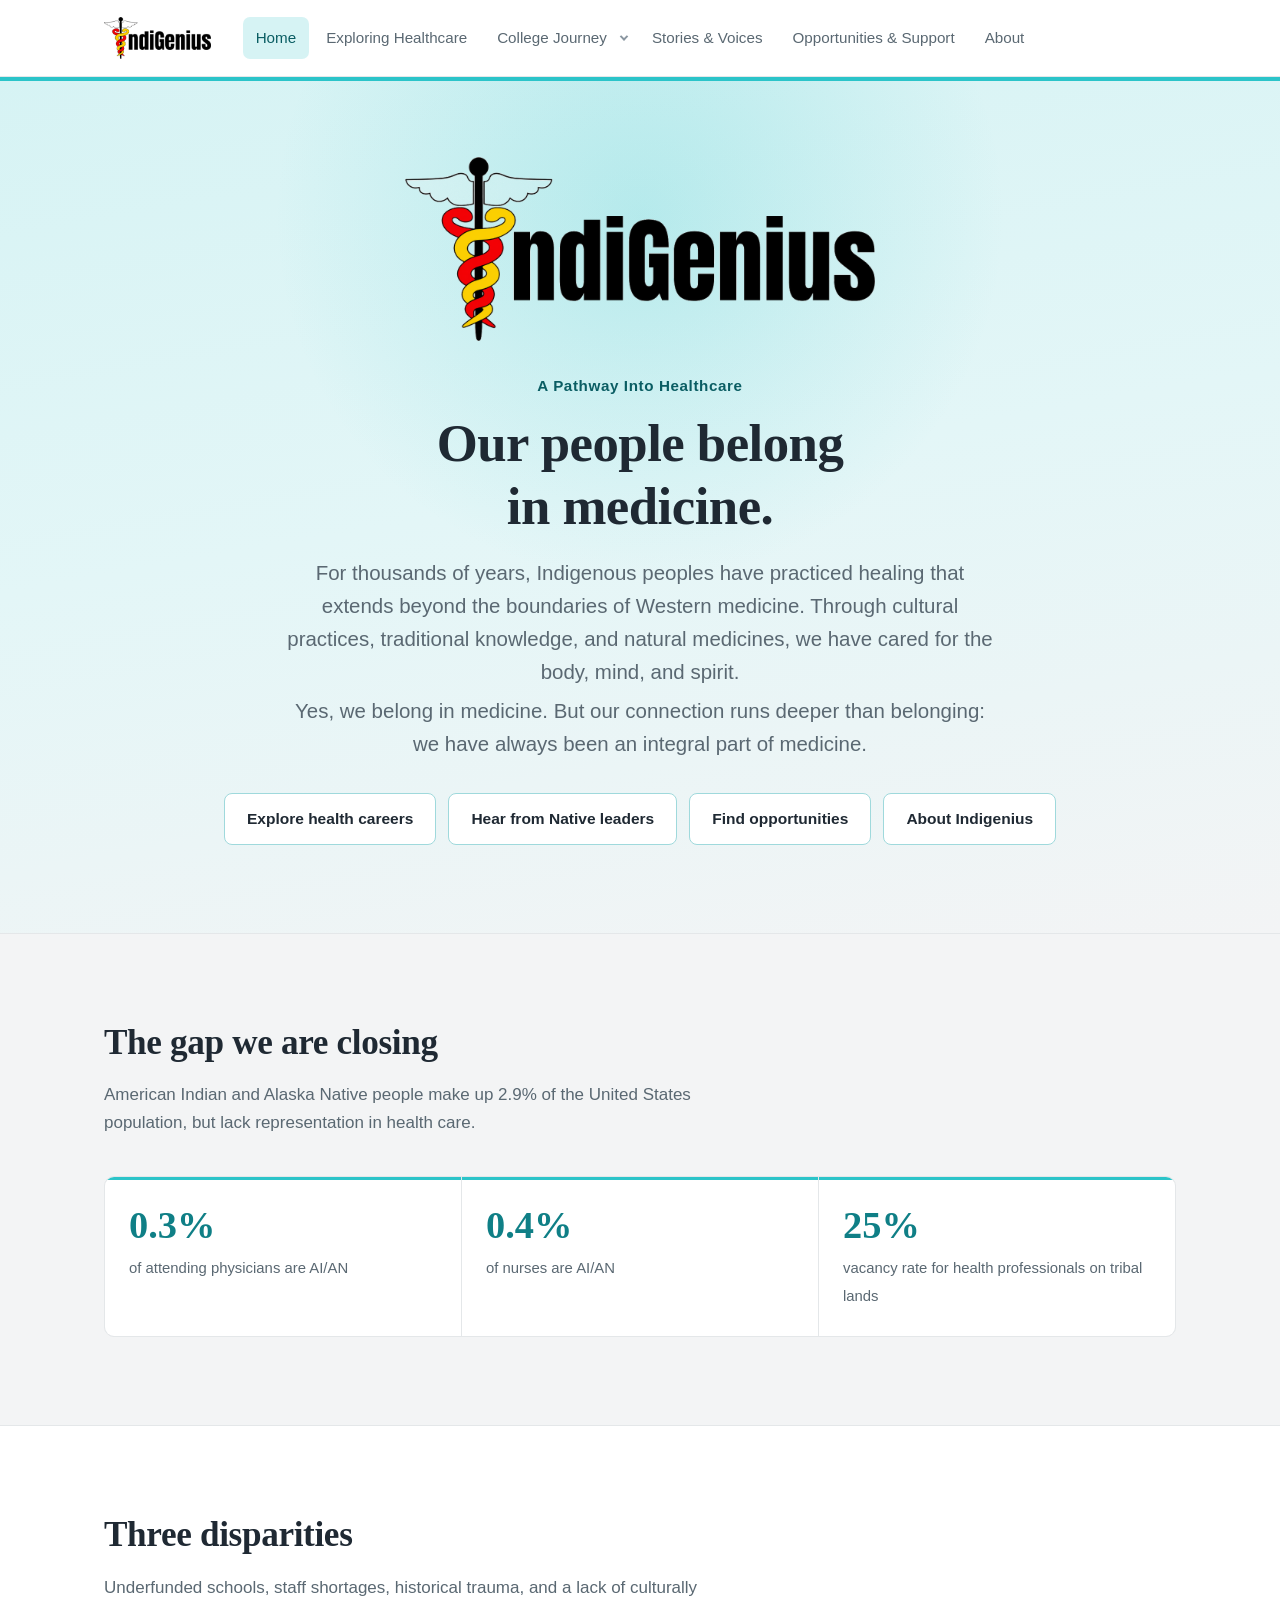
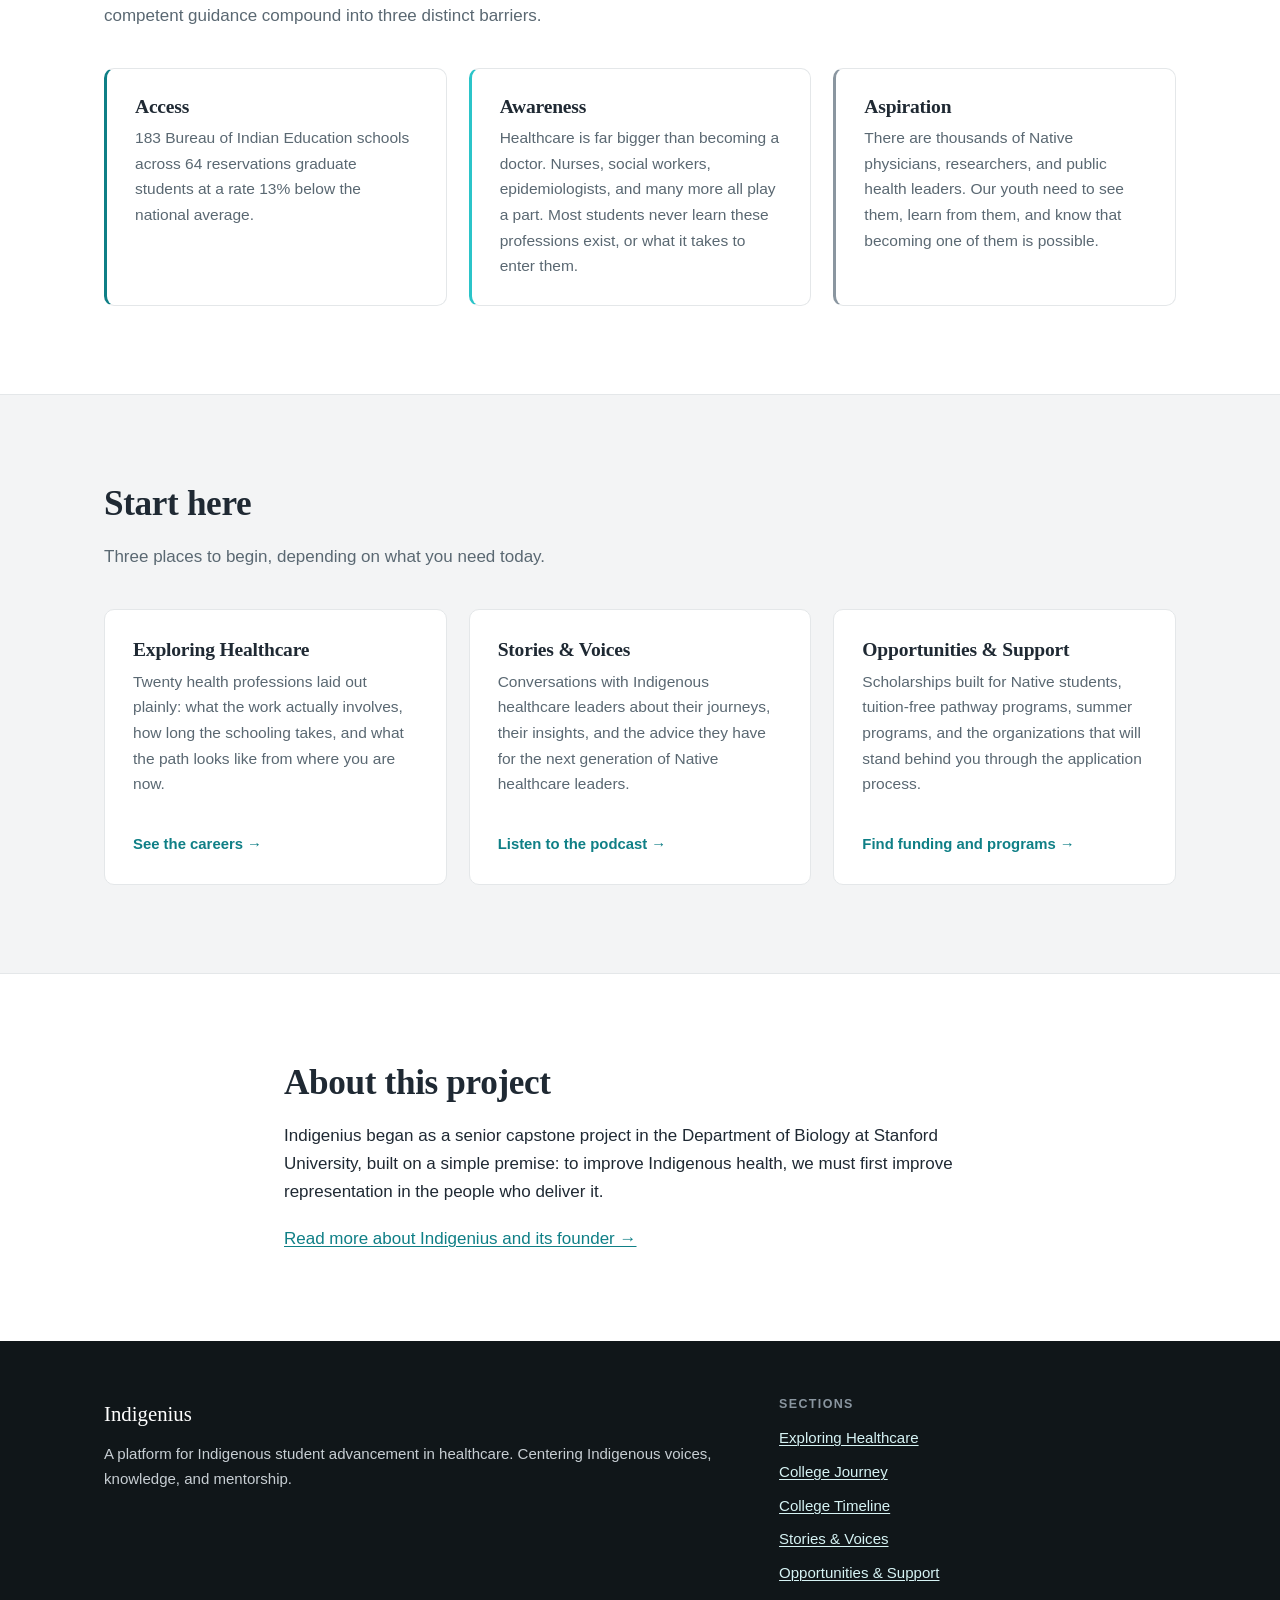
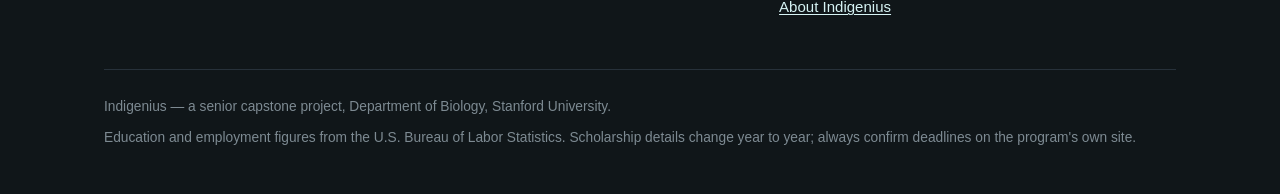
<file: public/index.html>
<!DOCTYPE html>
<html lang="en">
<head>
<meta charset="utf-8">
<meta name="viewport" content="width=device-width, initial-scale=1">
<title>Indigenius — Indigenous Pathways into Healthcare</title>
<meta name="description" content="By bringing together health information, resources, and voices of Native health care leaders, Indigenius expands opportunities for Native youth, strengthens Indigenous representation in health care, and inspires a healthier future across Indian Country.">
<link rel="canonical" href="https://www.indigeniushealth.com/">
<meta property="og:type" content="website">
<meta property="og:site_name" content="Indigenius">
<meta property="og:title" content="Indigenius — Indigenous Pathways into Healthcare">
<meta property="og:description" content="By bringing together health information, resources, and voices of Native health care leaders, Indigenius expands opportunities for Native youth, strengthens Indigenous representation in health care, and inspires a healthier future across Indian Country.">
<meta property="og:url" content="https://www.indigeniushealth.com/">
<meta property="og:image" content="https://www.indigeniushealth.com/logo.png">
<meta name="twitter:card" content="summary_large_image">
<link rel="stylesheet" href="styles.css">
<link rel="icon" href="favicon.png" type="image/png">
<link rel="apple-touch-icon" href="favicon.png">
</head>
<body>
<a class="skip" href="#main">Skip to content</a>

<header class="site-header">
  <div class="wrap header-inner">
    <a class="brand" href="index.html">
      <img class="brand-logo" src="logo.png" alt="IndiGenius" width="1226" height="480">
    </a>
    <button class="nav-toggle" aria-expanded="false" aria-controls="nav">Menu</button>
    <nav class="nav" id="nav" aria-label="Main">
      <a href="index.html" aria-current="page">Home</a>
      <a href="exploring-healthcare.html">Exploring Healthcare</a>
      <div class="navitem">
        <a href="college-journey.html">College Journey</a>
        <button class="navitem-toggle" type="button" aria-expanded="false" aria-label="Show College Journey pages"></button>
        <div class="submenu">
          <a href="college-timeline.html">College Timeline</a>
          <a href="college-essays.html">College Essays</a>
          <a href="standardized-tests.html">Standardized Tests</a>
        </div>
      </div>
      <a href="stories-and-voices.html">Stories &amp; Voices</a>
      <a href="opportunities.html">Opportunities &amp; Support</a>
      <a href="about.html">About</a>
    </nav>
  </div>
</header>

<main id="main">

  <section class="hero hero-centered">
    <div class="wrap">
      <img class="hero-logo" src="logo.png" alt="IndiGenius" width="1226" height="480">
      <p class="eyebrow eyebrow-cased">A Pathway Into Healthcare</p>
      <h1>Our people belong in medicine.</h1>
      <p class="lede">For thousands of years, Indigenous peoples have practiced healing that extends beyond the boundaries of Western medicine. Through cultural practices, traditional knowledge, and natural medicines, we have cared for the body, mind, and spirit.</p>
      <p class="lede">Yes, we belong in medicine. But our connection runs deeper than belonging: we have always been an integral part of medicine.</p>
      <div class="hero-actions">
        <a class="btn btn-ghost" href="exploring-healthcare.html">Explore health careers</a>
        <a class="btn btn-ghost" href="stories-and-voices.html">Hear from Native leaders</a>
        <a class="btn btn-ghost" href="opportunities.html">Find opportunities</a>
        <a class="btn btn-ghost" href="about.html">About Indigenius</a>
      </div>
    </div>
  </section>

  <section class="section">
    <div class="wrap">
      <div class="section-head">
        <h2>The gap we are closing</h2>
        <p>American Indian and Alaska Native people make up 2.9% of the United States population, but lack representation in health care.</p>
      </div>
      <div class="stats">
        <div class="stat">
          <span class="stat-num">0.3%</span>
          <span class="stat-label">of attending physicians are AI/AN</span>
        </div>
        <div class="stat">
          <span class="stat-num">0.4%</span>
          <span class="stat-label">of nurses are AI/AN</span>
        </div>
        <div class="stat">
          <span class="stat-num">25%</span>
          <span class="stat-label">vacancy rate for health professionals on tribal lands</span>
        </div>
      </div>
    </div>
  </section>

  <section class="section section-paper">
    <div class="wrap">
      <div class="section-head">
        <h2>Three disparities</h2>
        <p>Underfunded schools, staff shortages, historical trauma, and a lack of culturally competent guidance compound into three distinct barriers.</p>
      </div>
      <div class="grid grid-3">
        <div class="pillar">
          <h3>Access</h3>
          <p>183 Bureau of Indian Education schools across 64 reservations graduate students at a rate 13% below the national average.</p>
        </div>
        <div class="pillar">
          <h3>Awareness</h3>
          <p>Healthcare is far bigger than becoming a doctor. Nurses, social workers, epidemiologists, and many more all play a part. Most students never learn these professions exist, or what it takes to enter them.</p>
        </div>
        <div class="pillar">
          <h3>Aspiration</h3>
          <p>There are thousands of Native physicians, researchers, and public health leaders. Our youth need to see them, learn from them, and know that becoming one of them is possible.</p>
        </div>
      </div>
    </div>
  </section>

  <section class="section">
    <div class="wrap">
      <div class="section-head">
        <h2>Start here</h2>
        <p>Three places to begin, depending on what you need today.</p>
      </div>
      <div class="grid grid-3">
        <a class="card card-link" href="exploring-healthcare.html">
          <h3>Exploring Healthcare</h3>
          <p>Twenty health professions laid out plainly: what the work actually involves, how long the schooling takes, and what the path looks like from where you are now.</p>
          <span class="card-more">See the careers →</span>
        </a>
        <a class="card card-link" href="stories-and-voices.html">
          <h3>Stories &amp; Voices</h3>
          <p>Conversations with Indigenous healthcare leaders about their journeys, their insights, and the advice they have for the next generation of Native healthcare leaders.</p>
          <span class="card-more">Listen to the podcast →</span>
        </a>
        <a class="card card-link" href="opportunities.html">
          <h3>Opportunities &amp; Support</h3>
          <p>Scholarships built for Native students, tuition-free pathway programs, summer programs, and the organizations that will stand behind you through the application process.</p>
          <span class="card-more">Find funding and programs →</span>
        </a>
      </div>
    </div>
  </section>

  <section class="section section-paper">
    <div class="wrap wrap-narrow prose">
      <h2>About this project</h2>
      <p>Indigenius began as a senior capstone project in the Department of Biology at Stanford University, built on a simple premise: to improve Indigenous health, we must first improve representation in the people who deliver it.</p>
      <p><a href="about.html">Read more about Indigenius and its founder →</a></p>
    </div>
  </section>

</main>

<footer class="site-footer">
  <div class="wrap">
    <div class="footer-grid">
      <div>
        <p class="footer-brand">Indigenius</p>
        <p>A platform for Indigenous student advancement in healthcare. Centering Indigenous voices, knowledge, and mentorship.</p>
      </div>
      <div>
        <h4>Sections</h4>
        <ul>
          <li><a href="exploring-healthcare.html">Exploring Healthcare</a></li>
          <li><a href="college-journey.html">College Journey</a></li>
          <li><a href="college-timeline.html">College Timeline</a></li>
          <li><a href="stories-and-voices.html">Stories &amp; Voices</a></li>
          <li><a href="opportunities.html">Opportunities &amp; Support</a></li>
          <li><a href="about.html">About Indigenius</a></li>
        </ul>
      </div>
    </div>
    <div class="footer-bottom">
      <p>Indigenius — a senior capstone project, Department of Biology, Stanford University.</p>
      <p>Education and employment figures from the U.S. Bureau of Labor Statistics. Scholarship details change year to year; always confirm deadlines on the program's own site.</p>
    </div>
  </div>
</footer>

<script>
  var t = document.querySelector('.nav-toggle');
  var n = document.getElementById('nav');
  t.addEventListener('click', function () {
    var open = n.classList.toggle('open');
    t.setAttribute('aria-expanded', open ? 'true' : 'false');
  });

  // Education dropdown: hover opens it on desktop (CSS); the caret is the
  // control for touch and keyboard users.
  document.querySelectorAll('.navitem').forEach(function (item) {
    var btn = item.querySelector('.navitem-toggle');
    if (!btn) return;
    btn.addEventListener('click', function (e) {
      e.preventDefault();
      var open = item.classList.toggle('is-open');
      btn.setAttribute('aria-expanded', open ? 'true' : 'false');
    });
    item.addEventListener('keydown', function (e) {
      if (e.key === 'Escape') {
        item.classList.remove('is-open');
        btn.setAttribute('aria-expanded', 'false');
        btn.focus();
      }
    });
  });
  document.addEventListener('click', function (e) {
    document.querySelectorAll('.navitem.is-open').forEach(function (item) {
      if (item.contains(e.target)) return;
      item.classList.remove('is-open');
      var b = item.querySelector('.navitem-toggle');
      if (b) b.setAttribute('aria-expanded', 'false');
    });
  });

</script>

</body>
</html>
</file>
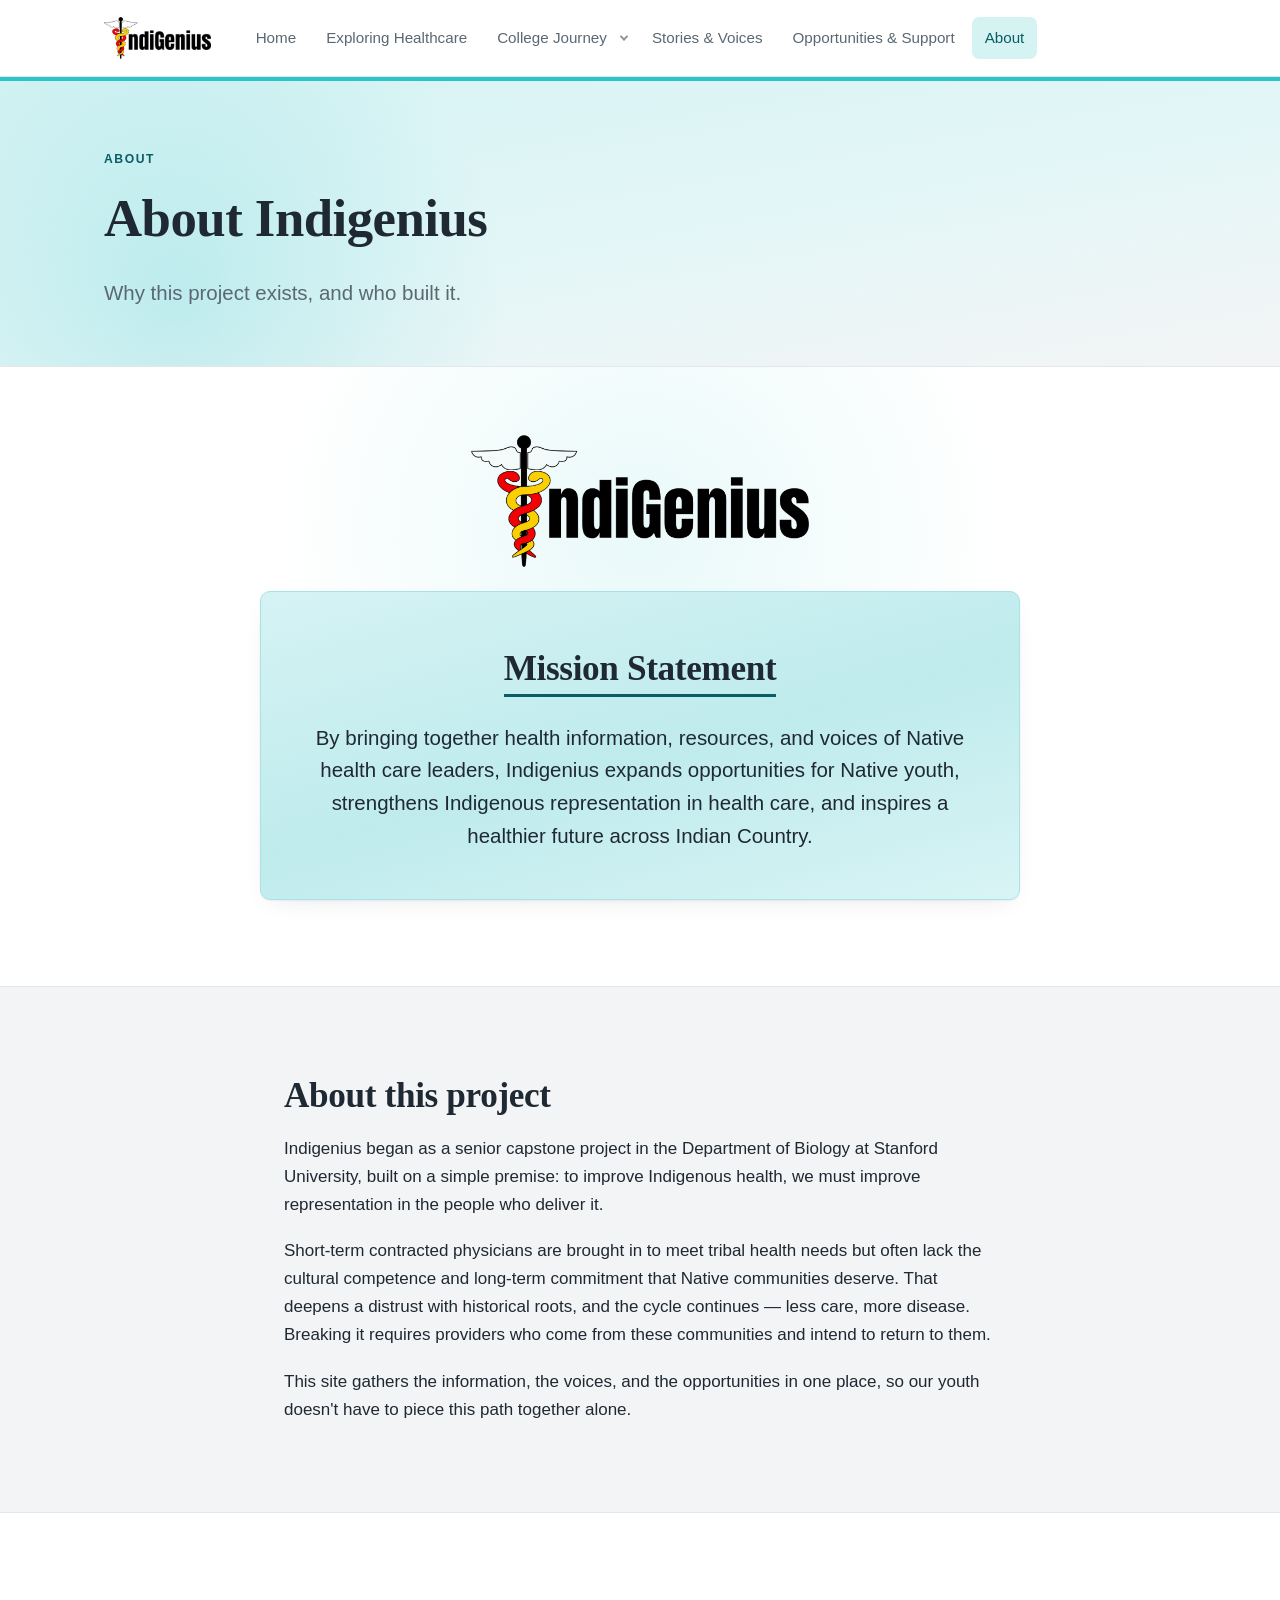
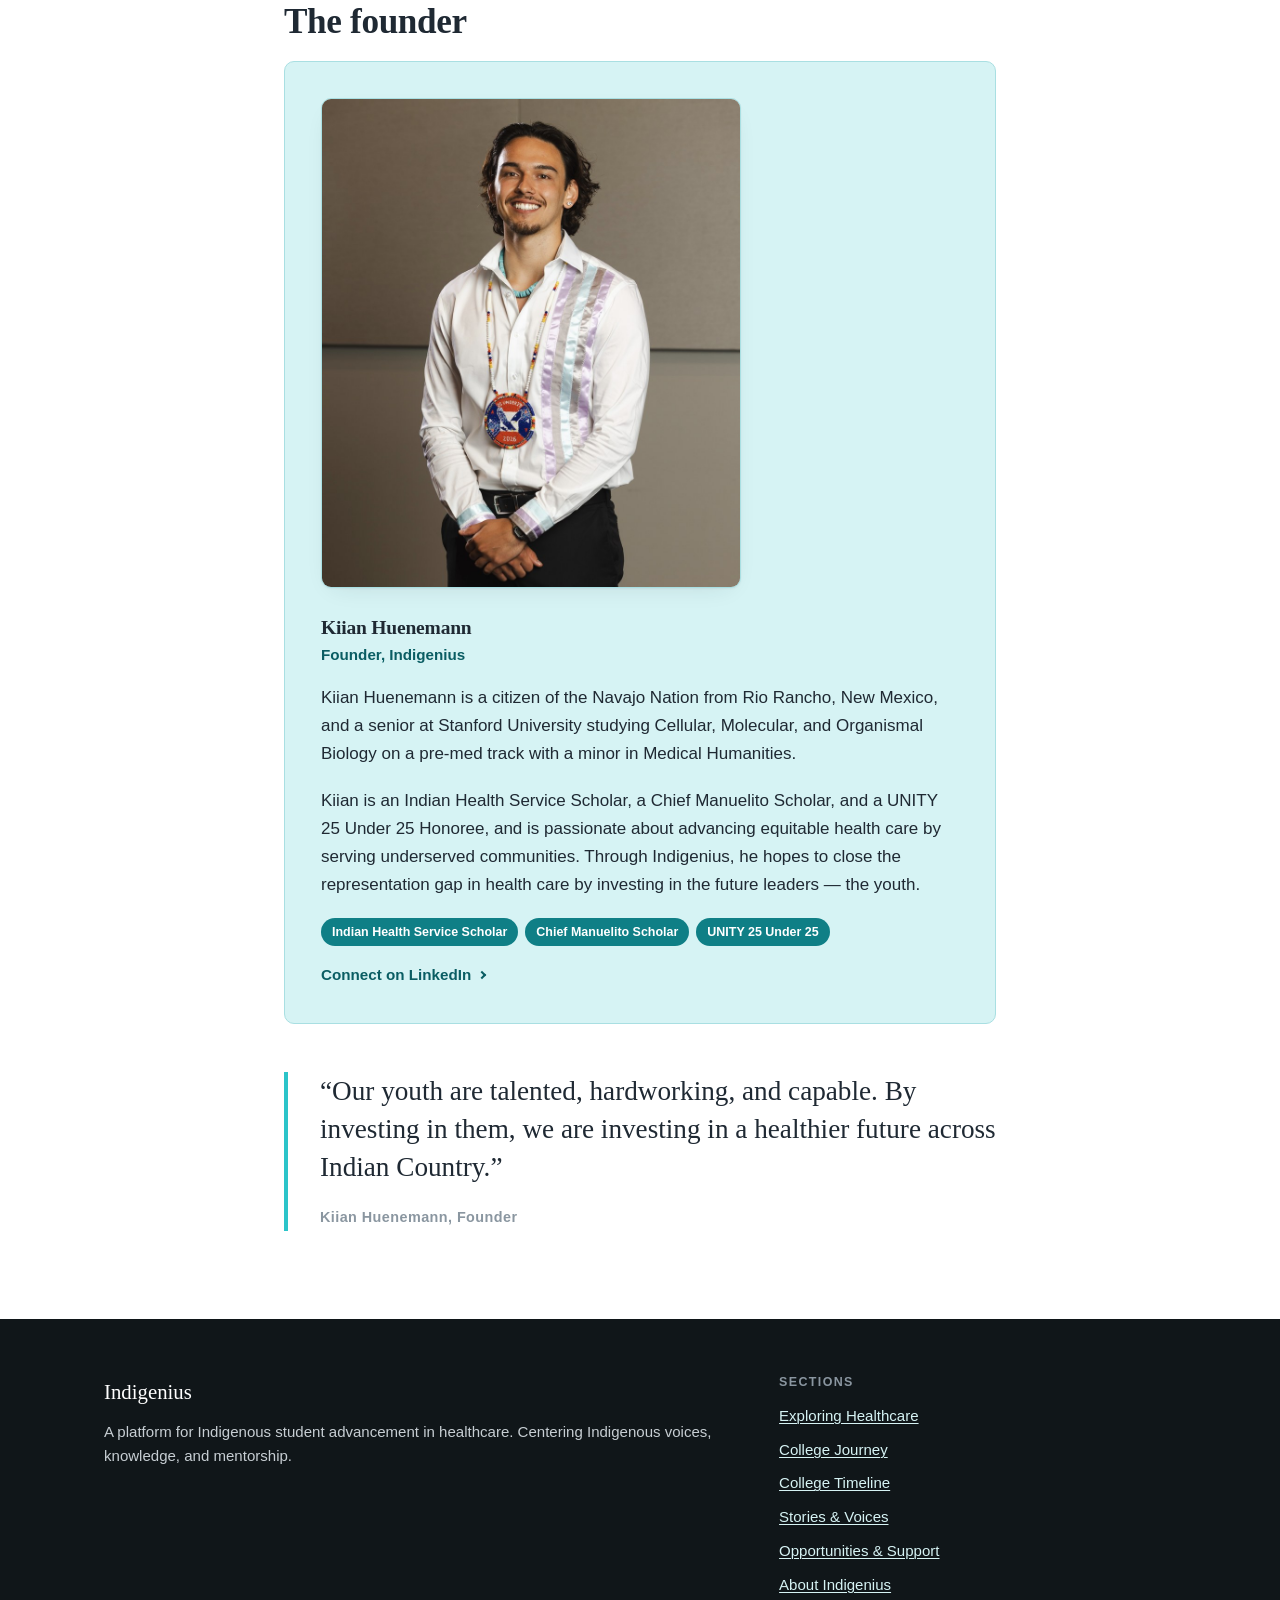
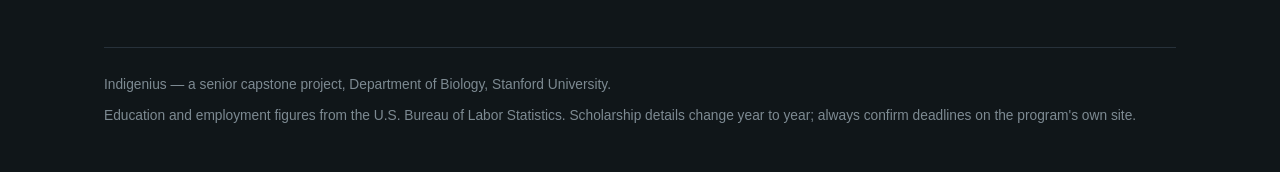
<file: public/about.html>
<!DOCTYPE html>
<html lang="en">
<head>
<meta charset="utf-8">
<meta name="viewport" content="width=device-width, initial-scale=1">
<title>About Indigenius — Indigenius</title>
<meta name="description" content="Why Indigenius exists, and the student who founded it: Kiian Huenemann, a citizen of the Navajo Nation and senior at Stanford University.">
<link rel="canonical" href="https://www.indigeniushealth.com/about.html">
<meta property="og:type" content="website">
<meta property="og:site_name" content="Indigenius">
<meta property="og:title" content="About Indigenius">
<meta property="og:description" content="Why Indigenius exists, and the student who founded it: Kiian Huenemann, a citizen of the Navajo Nation and senior at Stanford University.">
<meta property="og:url" content="https://www.indigeniushealth.com/about.html">
<meta property="og:image" content="https://www.indigeniushealth.com/logo.png">
<meta name="twitter:card" content="summary_large_image">
<link rel="stylesheet" href="styles.css">
<link rel="icon" href="favicon.png" type="image/png">
<link rel="apple-touch-icon" href="favicon.png">
</head>
<body>
<a class="skip" href="#main">Skip to content</a>

<header class="site-header">
  <div class="wrap header-inner">
    <a class="brand" href="index.html">
      <img class="brand-logo" src="logo.png" alt="IndiGenius" width="1226" height="480">
    </a>
    <button class="nav-toggle" aria-expanded="false" aria-controls="nav">Menu</button>
    <nav class="nav" id="nav" aria-label="Main">
      <a href="index.html">Home</a>
      <a href="exploring-healthcare.html">Exploring Healthcare</a>
      <div class="navitem">
        <a href="college-journey.html">College Journey</a>
        <button class="navitem-toggle" type="button" aria-expanded="false" aria-label="Show College Journey pages"></button>
        <div class="submenu">
          <a href="college-timeline.html">College Timeline</a>
          <a href="college-essays.html">College Essays</a>
          <a href="standardized-tests.html">Standardized Tests</a>
        </div>
      </div>
      <a href="stories-and-voices.html">Stories &amp; Voices</a>
      <a href="opportunities.html">Opportunities &amp; Support</a>
      <a href="about.html" aria-current="page">About</a>
    </nav>
  </div>
</header>

<main id="main">

  <section class="page-head">
    <div class="wrap">
      <p class="eyebrow">About</p>
      <h1>About Indigenius</h1>
      <p class="lede">Why this project exists, and who built it.</p>
    </div>
  </section>

  <section class="mission">
    <div class="wrap">
      <img class="mission-logo" src="logo.png" alt="IndiGenius" width="1226" height="480">
      <div class="mission-card">
        <h2>Mission Statement</h2>
        <p>By bringing together health information, resources, and voices of Native health care leaders, Indigenius expands opportunities for Native youth, strengthens Indigenous representation in health care, and inspires a healthier future across Indian Country.</p>
      </div>
    </div>
  </section>

  <section class="section">
    <div class="wrap wrap-narrow prose">
      <h2>About this project</h2>
      <p>Indigenius began as a senior capstone project in the Department of Biology at Stanford University, built on a simple premise: to improve Indigenous health, we must improve representation in the people who deliver it.</p>
      <p>Short-term contracted physicians are brought in to meet tribal health needs but often lack the cultural competence and long-term commitment that Native communities deserve. That deepens a distrust with historical roots, and the cycle continues — less care, more disease. Breaking it requires providers who come from these communities and intend to return to them.</p>
      <p>This site gathers the information, the voices, and the opportunities in one place, so our youth doesn't have to piece this path together alone.</p>
    </div>
  </section>

  <section class="section section-paper">
    <div class="wrap wrap-narrow">

      <h2>The founder</h2>

      <div class="founder">
        <img class="founder-photo" src="img/kiian-huenemann.jpg" alt="Kiian Huenemann" width="900" height="1050">
        <div>
          <h3 class="founder-name">Kiian Huenemann</h3>
          <p class="founder-role">Founder, Indigenius</p>
          <p>Kiian Huenemann is a citizen of the Navajo Nation from Rio Rancho, New Mexico, and a senior at Stanford University studying Cellular, Molecular, and Organismal Biology on a pre-med track with a minor in Medical Humanities.</p>
          <p>Kiian is an Indian Health Service Scholar, a Chief Manuelito Scholar, and a UNITY 25 Under 25 Honoree, and is passionate about advancing equitable health care by serving underserved communities. Through Indigenius, he hopes to close the representation gap in health care by investing in the future leaders — the youth.</p>
          <div class="founder-honors">
            <span class="tag free">Indian Health Service Scholar</span>
            <span class="tag free">Chief Manuelito Scholar</span>
            <span class="tag free">UNITY 25 Under 25</span>
          </div>
          <p class="founder-link"><a href="https://www.linkedin.com/in/kiianhuenemann/">Connect on LinkedIn</a></p>
        </div>
      </div>

      <blockquote class="pullquote">
        <p>“Our youth are talented, hardworking, and capable. By investing in them, we are investing in a healthier future across Indian Country.”</p>
        <cite>Kiian Huenemann, Founder</cite>
      </blockquote>

    </div>
  </section>


</main>

<footer class="site-footer">
  <div class="wrap">
    <div class="footer-grid">
      <div>
        <p class="footer-brand">Indigenius</p>
        <p>A platform for Indigenous student advancement in healthcare. Centering Indigenous voices, knowledge, and mentorship.</p>
      </div>
      <div>
        <h4>Sections</h4>
        <ul>
          <li><a href="exploring-healthcare.html">Exploring Healthcare</a></li>
          <li><a href="college-journey.html">College Journey</a></li>
          <li><a href="college-timeline.html">College Timeline</a></li>
          <li><a href="stories-and-voices.html">Stories &amp; Voices</a></li>
          <li><a href="opportunities.html">Opportunities &amp; Support</a></li>
          <li><a href="about.html">About Indigenius</a></li>
        </ul>
      </div>
    </div>
    <div class="footer-bottom">
      <p>Indigenius — a senior capstone project, Department of Biology, Stanford University.</p>
      <p>Education and employment figures from the U.S. Bureau of Labor Statistics. Scholarship details change year to year; always confirm deadlines on the program's own site.</p>
    </div>
  </div>
</footer>

<script>
  var t = document.querySelector('.nav-toggle');
  var n = document.getElementById('nav');
  t.addEventListener('click', function () {
    var open = n.classList.toggle('open');
    t.setAttribute('aria-expanded', open ? 'true' : 'false');
  });

  // Education dropdown: hover opens it on desktop (CSS); the caret is the
  // control for touch and keyboard users.
  document.querySelectorAll('.navitem').forEach(function (item) {
    var btn = item.querySelector('.navitem-toggle');
    if (!btn) return;
    btn.addEventListener('click', function (e) {
      e.preventDefault();
      var open = item.classList.toggle('is-open');
      btn.setAttribute('aria-expanded', open ? 'true' : 'false');
    });
    item.addEventListener('keydown', function (e) {
      if (e.key === 'Escape') {
        item.classList.remove('is-open');
        btn.setAttribute('aria-expanded', 'false');
        btn.focus();
      }
    });
  });
  document.addEventListener('click', function (e) {
    document.querySelectorAll('.navitem.is-open').forEach(function (item) {
      if (item.contains(e.target)) return;
      item.classList.remove('is-open');
      var b = item.querySelector('.navitem-toggle');
      if (b) b.setAttribute('aria-expanded', 'false');
    });
  });

</script>

</body>
</html>
</file>
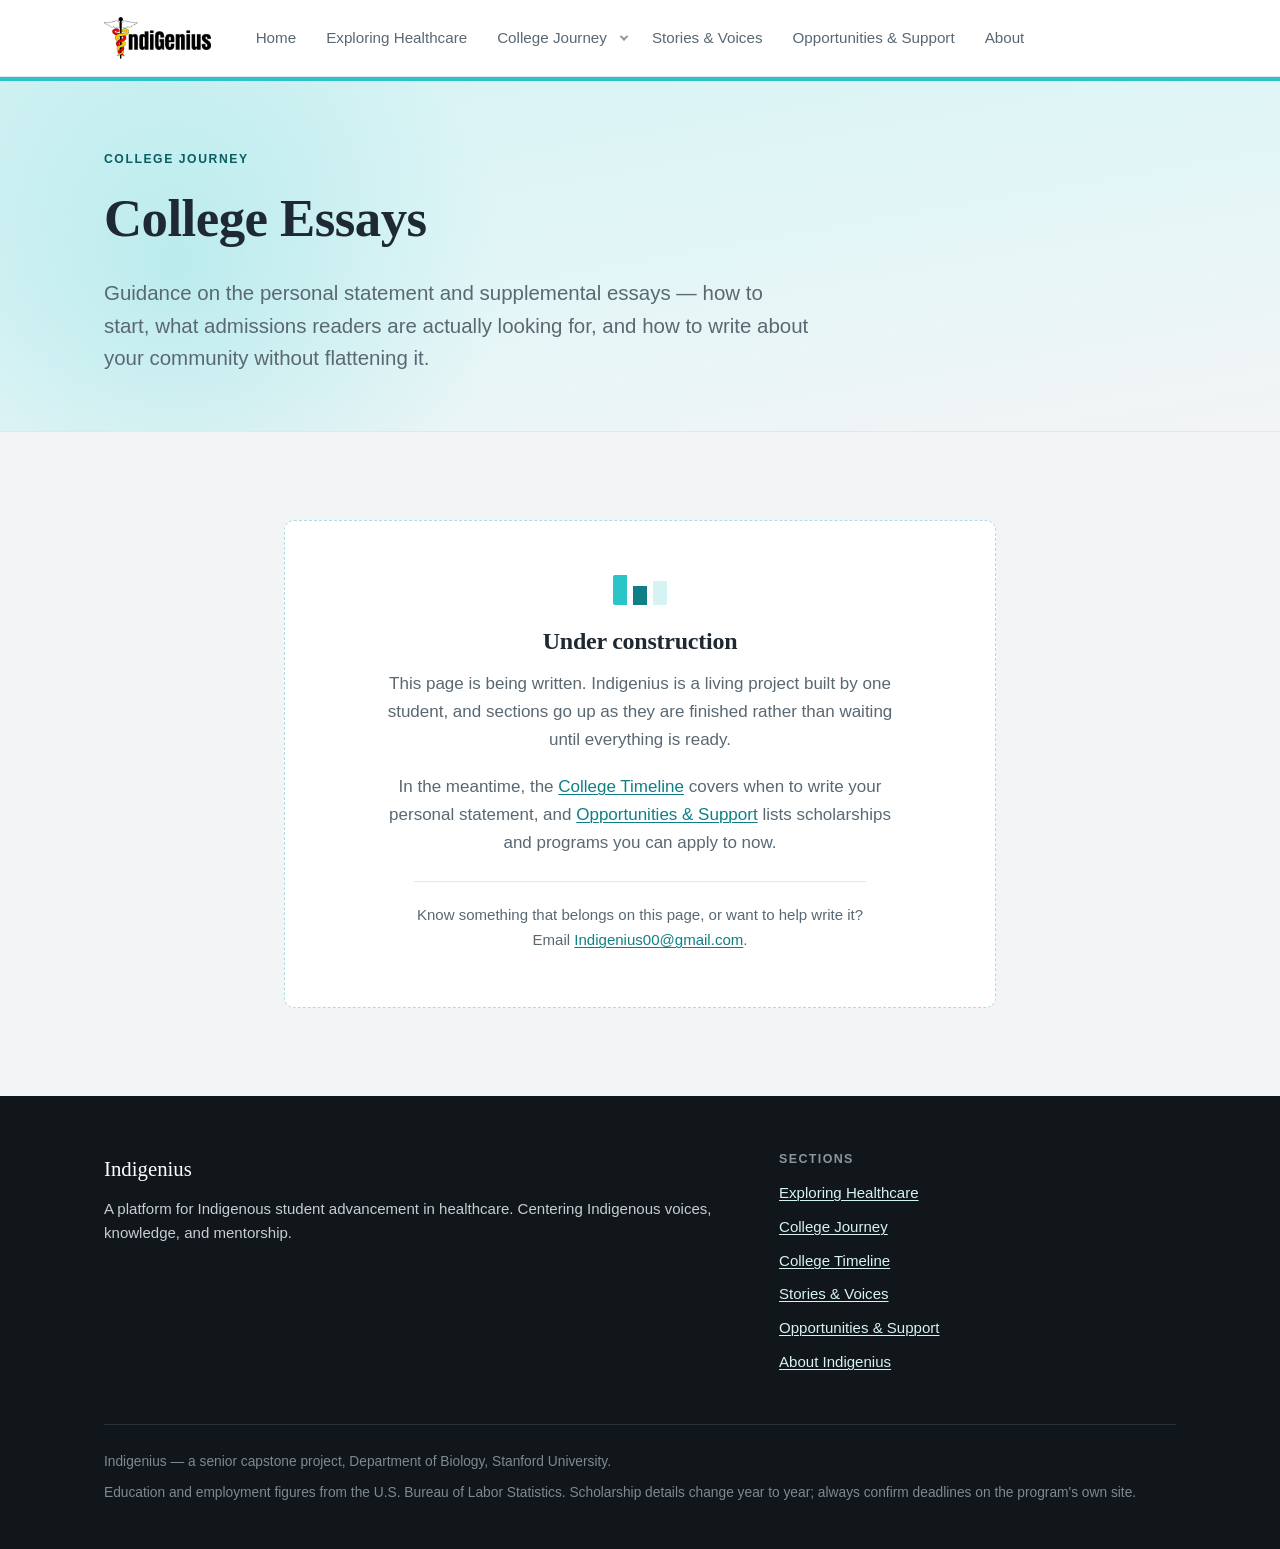
<file: public/college-essays.html>
<!DOCTYPE html>
<html lang="en">
<head>
<meta charset="utf-8">
<meta name="viewport" content="width=device-width, initial-scale=1">
<title>College Essays — Indigenius</title>
<meta name="description" content="Guidance on the personal statement and supplemental essays — how to start, what admissions readers are actually looking for, and how to write about your community without flattening it.">
<meta name="robots" content="noindex">
<link rel="stylesheet" href="styles.css">
<link rel="icon" href="favicon.png" type="image/png">
<link rel="apple-touch-icon" href="favicon.png">
</head>
<body>
<a class="skip" href="#main">Skip to content</a>

<header class="site-header">
  <div class="wrap header-inner">
    <a class="brand" href="index.html">
      <img class="brand-logo" src="logo.png" alt="IndiGenius" width="1226" height="480">
    </a>
    <button class="nav-toggle" aria-expanded="false" aria-controls="nav">Menu</button>
    <nav class="nav" id="nav" aria-label="Main">
      <a href="index.html">Home</a>
      <a href="exploring-healthcare.html">Exploring Healthcare</a>
      <div class="navitem">
        <a href="college-journey.html">College Journey</a>
        <button class="navitem-toggle" type="button" aria-expanded="false" aria-label="Show College Journey pages"></button>
        <div class="submenu">
          <a href="college-timeline.html">College Timeline</a>
          <a href="college-essays.html">College Essays</a>
          <a href="standardized-tests.html">Standardized Tests</a>
        </div>
      </div>
      <a href="stories-and-voices.html">Stories &amp; Voices</a>
      <a href="opportunities.html">Opportunities &amp; Support</a>
      <a href="about.html">About</a>
    </nav>
  </div>
</header>

<main id="main">

  <section class="page-head">
    <div class="wrap">
      <p class="eyebrow">College Journey</p>
      <h1>College Essays</h1>
      <p class="lede">Guidance on the personal statement and supplemental essays — how to start, what admissions readers are actually looking for, and how to write about your community without flattening it.</p>
    </div>
  </section>

  <section class="section">
    <div class="wrap wrap-narrow">

      <div class="underconstruction">
        <span class="uc-mark" aria-hidden="true"></span>
        <h2>Under construction</h2>
        <p>This page is being written. Indigenius is a living project built by one student, and sections go up as they are finished rather than waiting until everything is ready.</p>
        <p>In the meantime, the <a href="college-timeline.html">College Timeline</a> covers when to write your personal statement, and <a href="opportunities.html">Opportunities &amp; Support</a> lists scholarships and programs you can apply to now.</p>
        <p class="uc-ask">Know something that belongs on this page, or want to help write it? Email <a href="mailto:Indigenius00@gmail.com">Indigenius00@gmail.com</a>.</p>
      </div>

    </div>
  </section>

</main>

<footer class="site-footer">
  <div class="wrap">
    <div class="footer-grid">
      <div>
        <p class="footer-brand">Indigenius</p>
        <p>A platform for Indigenous student advancement in healthcare. Centering Indigenous voices, knowledge, and mentorship.</p>
      </div>
      <div>
        <h4>Sections</h4>
        <ul>
          <li><a href="exploring-healthcare.html">Exploring Healthcare</a></li>
          <li><a href="college-journey.html">College Journey</a></li>
          <li><a href="college-timeline.html">College Timeline</a></li>
          <li><a href="stories-and-voices.html">Stories &amp; Voices</a></li>
          <li><a href="opportunities.html">Opportunities &amp; Support</a></li>
          <li><a href="about.html">About Indigenius</a></li>
        </ul>
      </div>
    </div>
    <div class="footer-bottom">
      <p>Indigenius — a senior capstone project, Department of Biology, Stanford University.</p>
      <p>Education and employment figures from the U.S. Bureau of Labor Statistics. Scholarship details change year to year; always confirm deadlines on the program's own site.</p>
    </div>
  </div>
</footer>

<script>
  var t = document.querySelector('.nav-toggle');
  var n = document.getElementById('nav');
  t.addEventListener('click', function () {
    var open = n.classList.toggle('open');
    t.setAttribute('aria-expanded', open ? 'true' : 'false');
  });

  document.querySelectorAll('.navitem').forEach(function (item) {
    var btn = item.querySelector('.navitem-toggle');
    if (!btn) return;
    btn.addEventListener('click', function (e) {
      e.preventDefault();
      var open = item.classList.toggle('is-open');
      btn.setAttribute('aria-expanded', open ? 'true' : 'false');
    });
  });
  document.addEventListener('click', function (e) {
    document.querySelectorAll('.navitem.is-open').forEach(function (item) {
      if (item.contains(e.target)) return;
      item.classList.remove('is-open');
      var b = item.querySelector('.navitem-toggle');
      if (b) b.setAttribute('aria-expanded', 'false');
    });
  });
</script>

</body>
</html>
</file>
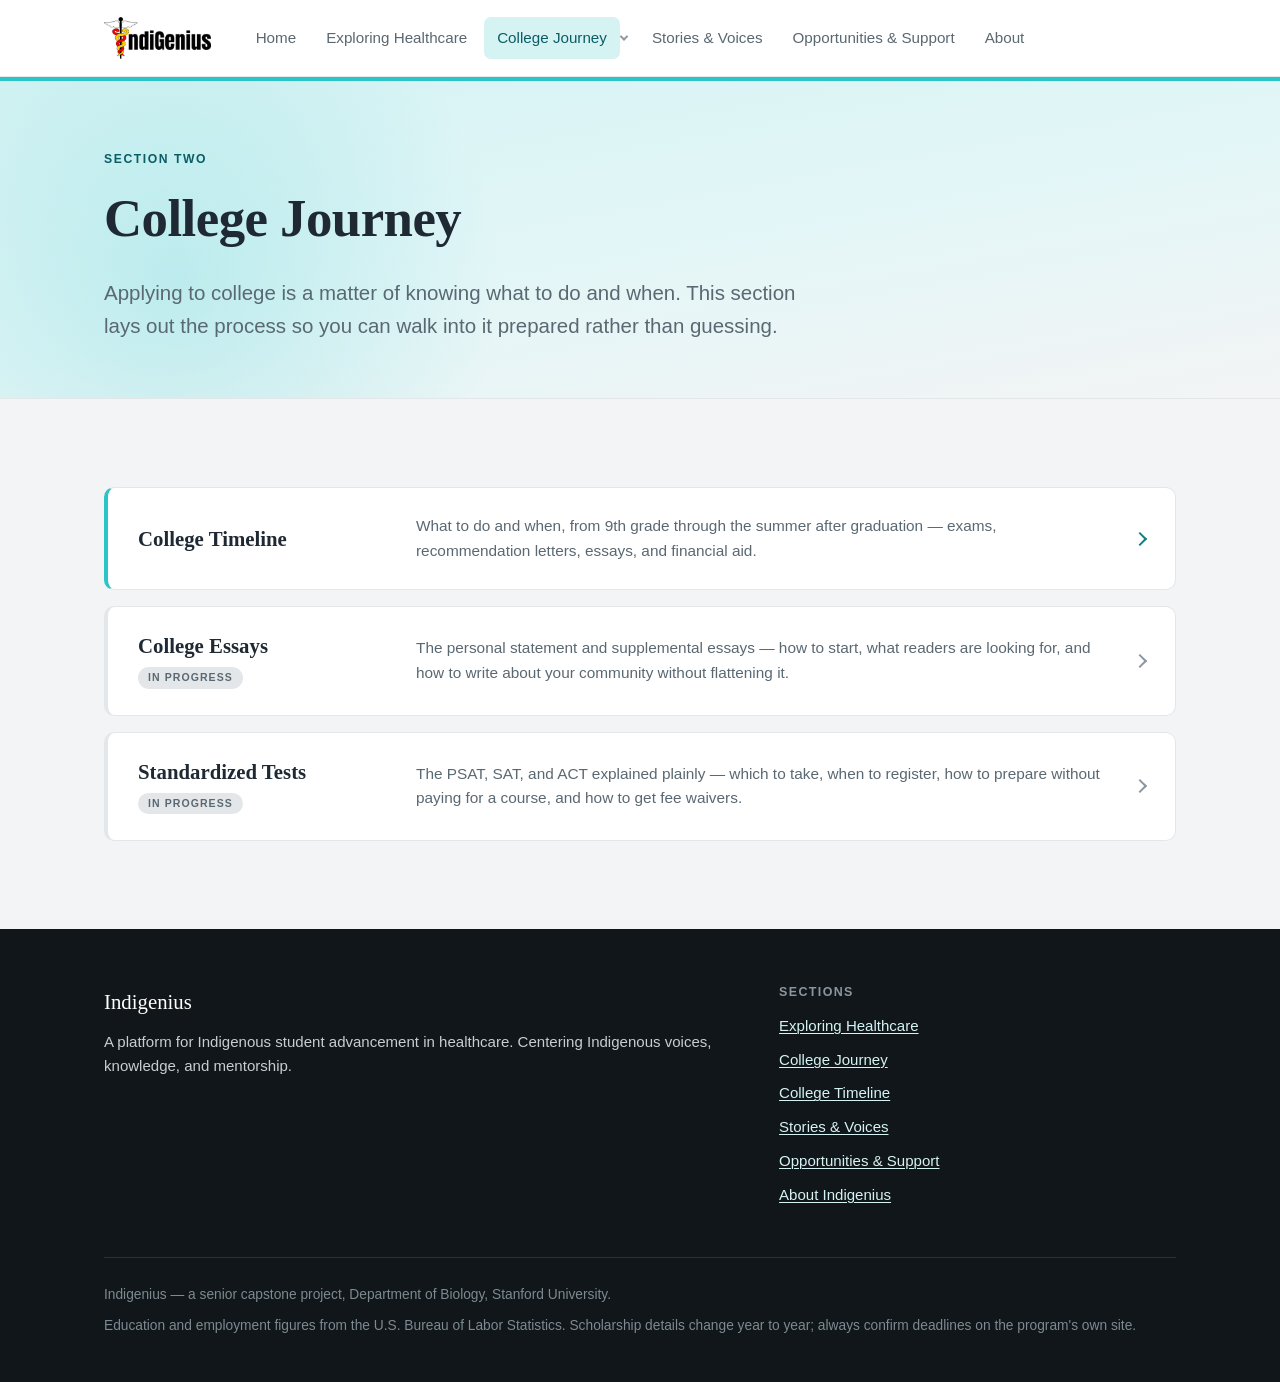
<file: public/college-journey.html>
<!DOCTYPE html>
<html lang="en">
<head>
<meta charset="utf-8">
<meta name="viewport" content="width=device-width, initial-scale=1">
<title>College Journey — Indigenius</title>
<meta name="description" content="Guidance for Native students on the road into higher education — starting with a grade-by-grade college application timeline.">
<link rel="canonical" href="https://www.indigeniushealth.com/college-journey.html">
<meta property="og:type" content="website">
<meta property="og:site_name" content="Indigenius">
<meta property="og:title" content="College Journey — Indigenius">
<meta property="og:description" content="Guidance for Native students on the road into higher education — starting with a grade-by-grade college application timeline.">
<meta property="og:url" content="https://www.indigeniushealth.com/college-journey.html">
<meta property="og:image" content="https://www.indigeniushealth.com/logo.png">
<meta name="twitter:card" content="summary_large_image">
<link rel="stylesheet" href="styles.css">
<link rel="icon" href="favicon.png" type="image/png">
<link rel="apple-touch-icon" href="favicon.png">
</head>
<body>
<a class="skip" href="#main">Skip to content</a>

<header class="site-header">
  <div class="wrap header-inner">
    <a class="brand" href="index.html">
      <img class="brand-logo" src="logo.png" alt="IndiGenius" width="1226" height="480">
    </a>
    <button class="nav-toggle" aria-expanded="false" aria-controls="nav">Menu</button>
    <nav class="nav" id="nav" aria-label="Main">
      <a href="index.html">Home</a>
      <a href="exploring-healthcare.html">Exploring Healthcare</a>
      <div class="navitem">
        <a href="college-journey.html" aria-current="page">College Journey</a>
        <button class="navitem-toggle" type="button" aria-expanded="false" aria-label="Show College Journey pages"></button>
        <div class="submenu">
          <a href="college-timeline.html">College Timeline</a>
          <a href="college-essays.html">College Essays</a>
          <a href="standardized-tests.html">Standardized Tests</a>
        </div>
      </div>
      <a href="stories-and-voices.html">Stories &amp; Voices</a>
      <a href="opportunities.html">Opportunities &amp; Support</a>
      <a href="about.html">About</a>
    </nav>
  </div>
</header>

<main id="main">

  <section class="page-head">
    <div class="wrap">
      <p class="eyebrow">Section two</p>
      <h1>College Journey</h1>
      <p class="lede">Applying to college is a matter of knowing what to do and when. This section lays out the process so you can walk into it prepared rather than guessing.</p>
    </div>
  </section>

  <section class="section">
    <div class="wrap">

      <div class="rowcards">

        <a class="rowcard" href="college-timeline.html">
          <span class="rowcard-title">College Timeline</span>
          <span class="rowcard-text">What to do and when, from 9th grade through the summer after graduation — exams, recommendation letters, essays, and financial aid.</span>
          <span class="rowcard-arrow" aria-hidden="true"></span>
        </a>

        <a class="rowcard rowcard-soon" href="college-essays.html">
          <span class="rowcard-title">College Essays<span class="rowcard-badge">In progress</span></span>
          <span class="rowcard-text">The personal statement and supplemental essays — how to start, what readers are looking for, and how to write about your community without flattening it.</span>
          <span class="rowcard-arrow" aria-hidden="true"></span>
        </a>

        <a class="rowcard rowcard-soon" href="standardized-tests.html">
          <span class="rowcard-title">Standardized Tests<span class="rowcard-badge">In progress</span></span>
          <span class="rowcard-text">The PSAT, SAT, and ACT explained plainly — which to take, when to register, how to prepare without paying for a course, and how to get fee waivers.</span>
          <span class="rowcard-arrow" aria-hidden="true"></span>
        </a>

      </div>

    </div>
  </section>

</main>

<footer class="site-footer">
  <div class="wrap">
    <div class="footer-grid">
      <div>
        <p class="footer-brand">Indigenius</p>
        <p>A platform for Indigenous student advancement in healthcare. Centering Indigenous voices, knowledge, and mentorship.</p>
      </div>
      <div>
        <h4>Sections</h4>
        <ul>
          <li><a href="exploring-healthcare.html">Exploring Healthcare</a></li>
          <li><a href="college-journey.html">College Journey</a></li>
          <li><a href="college-timeline.html">College Timeline</a></li>
          <li><a href="stories-and-voices.html">Stories &amp; Voices</a></li>
          <li><a href="opportunities.html">Opportunities &amp; Support</a></li>
          <li><a href="about.html">About Indigenius</a></li>
        </ul>
      </div>
    </div>
    <div class="footer-bottom">
      <p>Indigenius — a senior capstone project, Department of Biology, Stanford University.</p>
      <p>Education and employment figures from the U.S. Bureau of Labor Statistics. Scholarship details change year to year; always confirm deadlines on the program's own site.</p>
    </div>
  </div>
</footer>

<script>
  var t = document.querySelector('.nav-toggle');
  var n = document.getElementById('nav');
  t.addEventListener('click', function () {
    var open = n.classList.toggle('open');
    t.setAttribute('aria-expanded', open ? 'true' : 'false');
  });

  document.querySelectorAll('.navitem').forEach(function (item) {
    var btn = item.querySelector('.navitem-toggle');
    if (!btn) return;
    btn.addEventListener('click', function (e) {
      e.preventDefault();
      var open = item.classList.toggle('is-open');
      btn.setAttribute('aria-expanded', open ? 'true' : 'false');
    });
    item.addEventListener('keydown', function (e) {
      if (e.key === 'Escape') {
        item.classList.remove('is-open');
        btn.setAttribute('aria-expanded', 'false');
        btn.focus();
      }
    });
  });
  document.addEventListener('click', function (e) {
    document.querySelectorAll('.navitem.is-open').forEach(function (item) {
      if (item.contains(e.target)) return;
      item.classList.remove('is-open');
      var b = item.querySelector('.navitem-toggle');
      if (b) b.setAttribute('aria-expanded', 'false');
    });
  });
</script>

</body>
</html>
</file>
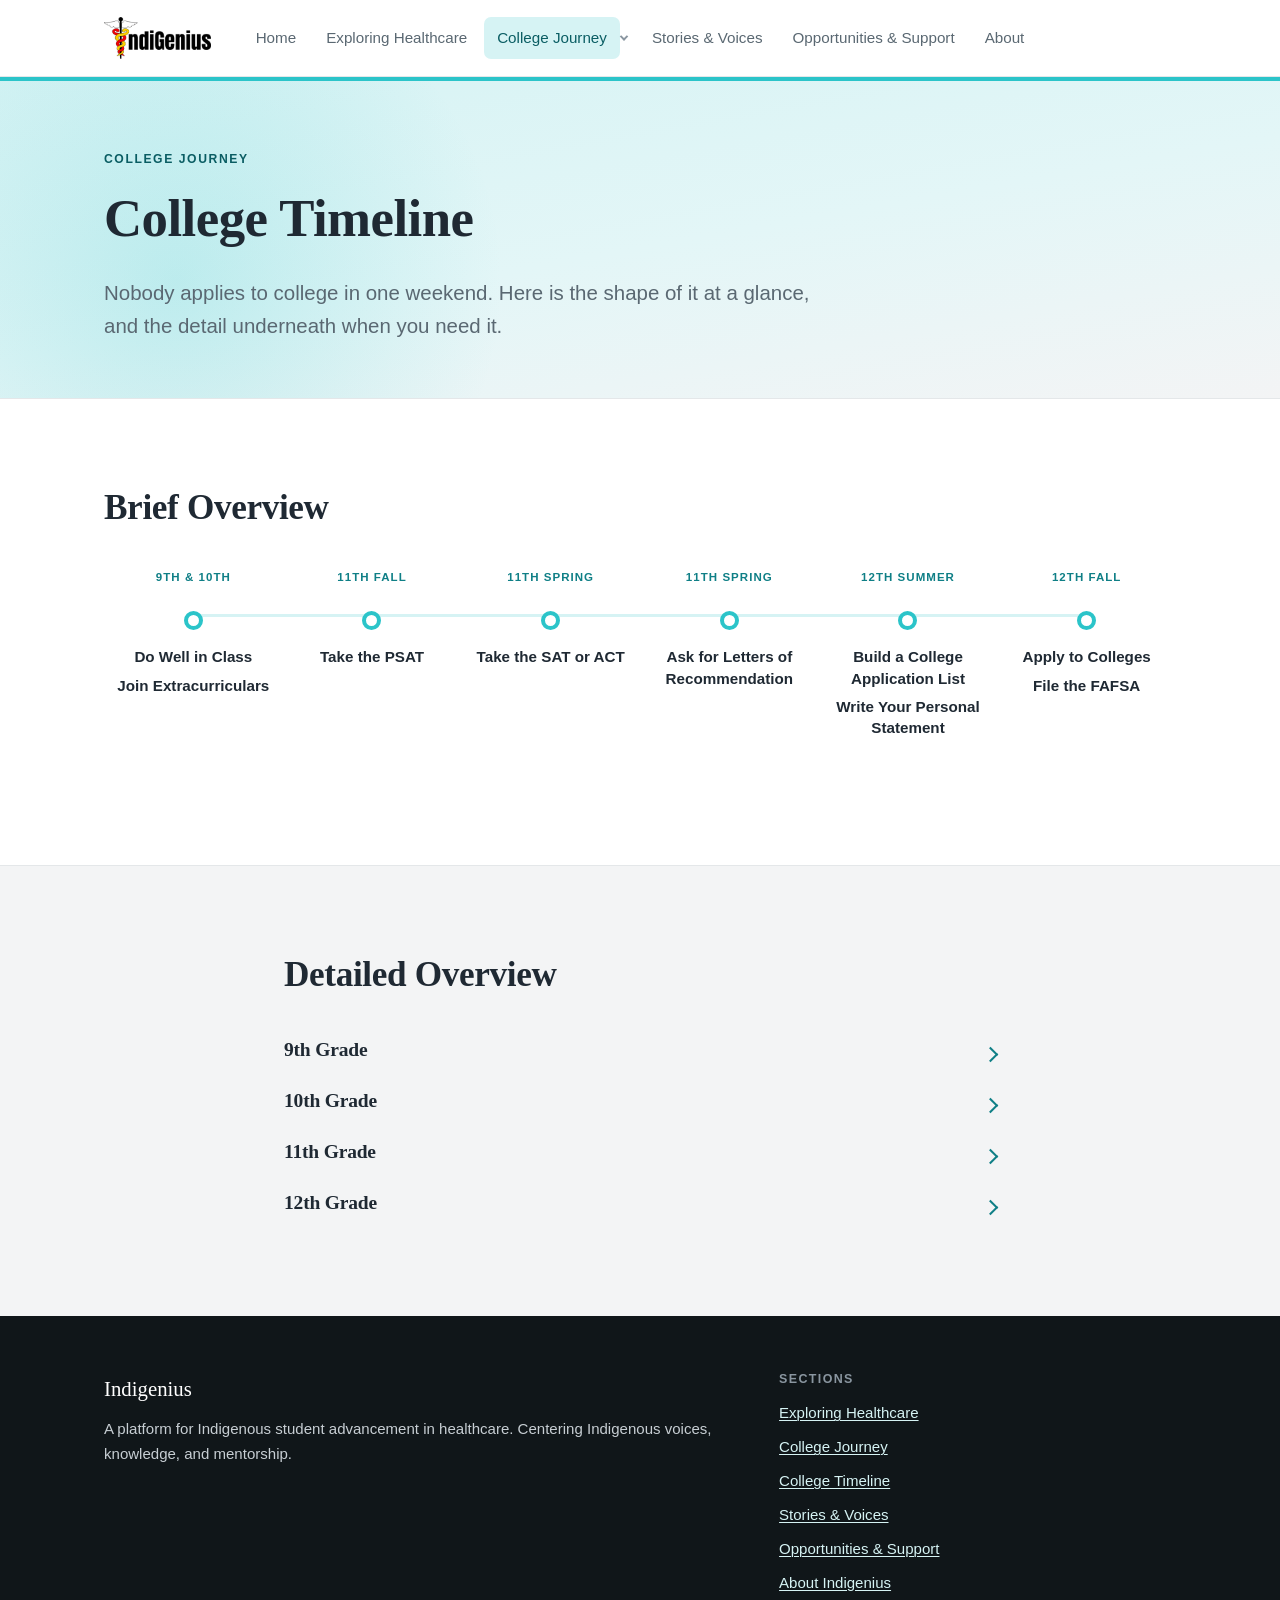
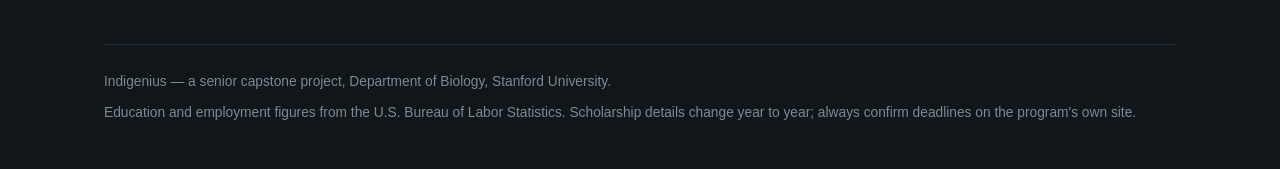
<file: public/college-timeline.html>
<!DOCTYPE html>
<html lang="en">
<head>
<meta charset="utf-8">
<meta name="viewport" content="width=device-width, initial-scale=1">
<title>College Timeline — Indigenius</title>
<meta name="description" content="A grade-by-grade timeline for Native students applying to college: when to take exams, ask for recommendation letters, write essays, apply for aid, and meet Native-specific program deadlines.">
<link rel="canonical" href="https://www.indigeniushealth.com/college-timeline.html">
<meta property="og:type" content="website">
<meta property="og:site_name" content="Indigenius">
<meta property="og:title" content="College Timeline — Indigenius">
<meta property="og:description" content="A grade-by-grade timeline for Native students applying to college: when to take exams, ask for recommendation letters, write essays, apply for aid, and meet Native-specific program deadlines.">
<meta property="og:url" content="https://www.indigeniushealth.com/college-timeline.html">
<meta property="og:image" content="https://www.indigeniushealth.com/logo.png">
<meta name="twitter:card" content="summary_large_image">
<link rel="stylesheet" href="styles.css">
<link rel="icon" href="favicon.png" type="image/png">
<link rel="apple-touch-icon" href="favicon.png">
</head>
<body>
<a class="skip" href="#main">Skip to content</a>

<header class="site-header">
  <div class="wrap header-inner">
    <a class="brand" href="index.html">
      <img class="brand-logo" src="logo.png" alt="IndiGenius" width="1226" height="480">
    </a>
    <button class="nav-toggle" aria-expanded="false" aria-controls="nav">Menu</button>
    <nav class="nav" id="nav" aria-label="Main">
      <a href="index.html">Home</a>
      <a href="exploring-healthcare.html">Exploring Healthcare</a>
      <div class="navitem">
        <a href="college-journey.html" aria-current="page">College Journey</a>
        <button class="navitem-toggle" type="button" aria-expanded="false" aria-label="Show College Journey pages"></button>
        <div class="submenu">
          <a href="college-timeline.html">College Timeline</a>
          <a href="college-essays.html">College Essays</a>
          <a href="standardized-tests.html">Standardized Tests</a>
        </div>
      </div>
      <a href="stories-and-voices.html">Stories &amp; Voices</a>
      <a href="opportunities.html">Opportunities &amp; Support</a>
      <a href="about.html">About</a>
    </nav>
  </div>
</header>

<main id="main">

  <section class="page-head">
    <div class="wrap">
      <p class="eyebrow">College Journey</p>
      <h1>College Timeline</h1>
      <p class="lede">Nobody applies to college in one weekend. Here is the shape of it at a glance, and the detail underneath when you need it.</p>
    </div>
  </section>

  <!-- ==================== THE VISUAL TIMELINE ==================== -->

  <section class="section section-paper">
    <div class="wrap">

      <div class="section-head">
        <h2>Brief Overview</h2>
      </div>

      <ol class="roadmap">
        <li class="roadmap-step">
          <span class="roadmap-grade">9th &amp; 10th</span>
          <span class="roadmap-dot" aria-hidden="true"></span>
          <span class="roadmap-label">
            Do Well in Class
            <span>Join Extracurriculars</span>
          </span>
        </li>
        <li class="roadmap-step">
          <span class="roadmap-grade">11th Fall</span>
          <span class="roadmap-dot" aria-hidden="true"></span>
          <span class="roadmap-label">Take the PSAT</span>
        </li>
        <li class="roadmap-step">
          <span class="roadmap-grade">11th Spring</span>
          <span class="roadmap-dot" aria-hidden="true"></span>
          <span class="roadmap-label">Take the SAT or ACT</span>
        </li>
        <li class="roadmap-step">
          <span class="roadmap-grade">11th Spring</span>
          <span class="roadmap-dot" aria-hidden="true"></span>
          <span class="roadmap-label">Ask for Letters of Recommendation</span>
        </li>
        <li class="roadmap-step">
          <span class="roadmap-grade">12th Summer</span>
          <span class="roadmap-dot" aria-hidden="true"></span>
          <span class="roadmap-label">
            Build a College Application List
            <span>Write Your Personal Statement</span>
          </span>
        </li>
        <li class="roadmap-step">
          <span class="roadmap-grade">12th Fall</span>
          <span class="roadmap-dot" aria-hidden="true"></span>
          <span class="roadmap-label">
            Apply to Colleges
            <span>File the FAFSA</span>
          </span>
        </li>
      </ol>

    </div>
  </section>

  <!-- ==================== THE DETAILED TIMELINE ==================== -->

  <section class="section">
    <div class="wrap wrap-narrow">

      <div class="section-head">
        <h2>Detailed Overview</h2>
      </div>

      <details class="group" id="grade-9">
        <summary><h3>9th Grade</h3></summary>
        <div class="group-body">
          <div class="season season-plain">
            <ul>
              <li>Take classes that interest you and prioritize learning. Develop study habits that will carry you through difficult classes in the future.</li>
              <li>Join one or two activities you actually care about. Continuity and consistency — colleges prefer four years in one thing more than one year in six things.</li>
            </ul>
          </div>
        </div>
      </details>

      <details class="group" id="grade-10">
        <summary><h3>10th Grade</h3></summary>
        <div class="group-body">

          <div class="season">
            <h4>Fall</h4>
            <ul>
              <li>Take the PSAT if your school offers it to sophomores. It does not count for National Merit this year so treat it as free practice with no stakes.</li>
            </ul>
          </div>

          <div class="season">
            <h4>Winter</h4>
            <ul>
              <li>Apply to <a href="https://collegehorizons.org/apply/">College Horizons</a>. Open to Native American, Alaska Native, and Native Hawaiian sophomores and juniors with a 3.0 core GPA. Five components plus a parent form.</li>
            </ul>
          </div>

          <div class="season">
            <h4>Spring</h4>
            <ul>
              <li>Start paying attention to which teachers know your work best. Those could be your recommendation letters for college.</li>
            </ul>
          </div>

        </div>
      </details>

      <details class="group" id="grade-11">
        <summary><h3>11th Grade</h3></summary>
        <div class="group-body">

          <div class="season">
            <h4>Fall</h4>
            <ul>
              <li>Take the PSAT/NMSQT. This is the one that counts for National Merit Scholarship consideration.</li>
              <li>Decide whether you will take the <a href="https://satsuite.collegeboard.org/sat/registration">SAT</a>, the <a href="https://www.act.org/content/act/en/products-and-services/the-act/registration.html">ACT</a>, or both. Colleges accept either equally.</li>
            </ul>
          </div>

          <div class="season">
            <h4>Winter</h4>
            <ul>
              <li>Register for a standardized test about 4&ndash;6 weeks ahead of when you want to take it &mdash; <a href="https://satsuite.collegeboard.org/sat/registration">SAT</a> or <a href="https://www.act.org/content/act/en/products-and-services/the-act/registration.html">ACT</a>.</li>
              <li>Begin test prep through online materials. Take full-length timed practice tests, then review every question you missed.</li>
              <li>Request a fee waiver from your counselor if cost is a barrier. Waivers cover the exams and, importantly, carry over to college application fees in the fall.</li>
              <li>Apply to College Horizons as a junior if you did not go as a sophomore. This is your last year of eligibility.</li>
            </ul>
          </div>

          <div class="season">
            <h4>Spring</h4>
            <ul>
              <li>Take the SAT or ACT for the first time. Taking it in spring leaves room to retake in summer or early fall, which is the whole reason to go early.</li>
              <li>Ask for recommendation letters before the year ends. Two teachers from junior-year core subjects, ideally one STEM. Give them your activity list, and ask early.</li>
              <li>Build a college list of 8&ndash;12 schools across reach, target, and safety.</li>
              <li>Visit campuses if you can, virtually if you cannot. Most colleges run virtual tours and some have Native-specific admissions contacts.</li>
            </ul>
          </div>

          <div class="season">
            <h4>Summer before senior year</h4>
            <ul>
              <li>Write your personal statement early.</li>
              <li>Retake the SAT or ACT if your first score was below your target.</li>
              <li>The <a href="https://www.commonapp.org/">Common App</a> opens August 1. Create your account and start filling in the parts — activities, honors, coursework.</li>
              <li>Draft answers to the essay prompts you can anticipate: why this school, what community means to you, a challenge you have faced.</li>
            </ul>
          </div>

        </div>
      </details>

      <details class="group" id="grade-12">
        <summary><h3>12th Grade</h3></summary>
        <div class="group-body">

          <div class="season">
            <h4>September</h4>
            <ul>
              <li>Finalize your college list and record every deadline in one place.</li>
              <li>Take your final SAT or ACT if you are retaking. October is the last sitting that reliably reaches Early Decision deadlines.</li>
              <li>QuestBridge National College Match closes in late September. Full four-year scholarships at selective colleges for students from lower-income households. One free application.</li>
            </ul>
          </div>

          <div class="season">
            <h4>October</h4>
            <ul>
              <li>File the <a href="https://studentaid.gov/h/apply-for-aid/fafsa">FAFSA</a>. It opens October 1 each year. File as early as you can.</li>
              <li>File the CSS Profile if any of your colleges require it. Opens October 1, costs $25 for the first school, and is waived for lower-income families.</li>
              <li>Submit Early Decision and Early Action applications, usually due November 1 or November 15.</li>
              <li>The Gates Scholarship and Coca-Cola Scholars both close in the fall. Both are full-ride or near-full-ride awards for seniors.</li>
            </ul>
          </div>

          <div class="season">
            <h4>November &amp; December</h4>
            <ul>
              <li>Finish and submit regular decision applications. Most are due January 1.</li>
              <li>Write supplemental essays. The &ldquo;why us&rdquo; essays require actual research on each school.</li>
              <li>Apply to the <a href="opportunities.html#native-scholarships">Cobell Scholarship</a> and your tribe's own programs. Cobell applications typically open in winter with a spring deadline; tribal programs vary, so ask your education department directly.</li>
              <li>Ask your counselor to send transcripts and school reports.</li>
            </ul>
          </div>

          <div class="season">
            <h4>January &amp; February</h4>
            <ul>
              <li>Submit remaining applications and confirm every college received everything. Portals show what is missing.</li>
              <li>Keep applying to scholarships. Smaller tribal and regional awards are far less competitive than national ones simply because fewer people apply.</li>
            </ul>
          </div>

          <div class="season">
            <h4>March &amp; April</h4>
            <ul>
              <li>Decisions arrive.</li>
              <li>Appeal an aid offer if your family's circumstances changed or another school offered more. Colleges can adjust, and most students never ask.</li>
              <li>Visit if you can, and try to speak with Native students currently enrolled.</li>
              <li>Decide by May 1, the national deadline.</li>
            </ul>
          </div>

          <div class="season">
            <h4>Summer after graduation</h4>
            <ul>
              <li>Complete housing, orientation, and placement testing.</li>
              <li>Accept your aid package and complete loan counseling if you are borrowing.</li>
              <li>Find the Native student center or organization before you arrive and introduce yourself. Nearly everyone featured in <a href="stories-and-voices.html">Stories &amp; Voices</a> names community as what carried them through.</li>
            </ul>
          </div>

        </div>
      </details>

    </div>
  </section>

</main>

<footer class="site-footer">
  <div class="wrap">
    <div class="footer-grid">
      <div>
        <p class="footer-brand">Indigenius</p>
        <p>A platform for Indigenous student advancement in healthcare. Centering Indigenous voices, knowledge, and mentorship.</p>
      </div>
      <div>
        <h4>Sections</h4>
        <ul>
          <li><a href="exploring-healthcare.html">Exploring Healthcare</a></li>
          <li><a href="college-journey.html">College Journey</a></li>
          <li><a href="college-timeline.html">College Timeline</a></li>
          <li><a href="stories-and-voices.html">Stories &amp; Voices</a></li>
          <li><a href="opportunities.html">Opportunities &amp; Support</a></li>
          <li><a href="about.html">About Indigenius</a></li>
        </ul>
      </div>
    </div>
    <div class="footer-bottom">
      <p>Indigenius — a senior capstone project, Department of Biology, Stanford University.</p>
      <p>Education and employment figures from the U.S. Bureau of Labor Statistics. Scholarship details change year to year; always confirm deadlines on the program's own site.</p>
    </div>
  </div>
</footer>

<script>
  var t = document.querySelector('.nav-toggle');
  var n = document.getElementById('nav');
  t.addEventListener('click', function () {
    var open = n.classList.toggle('open');
    t.setAttribute('aria-expanded', open ? 'true' : 'false');
  });

  // Education dropdown: hover opens it on desktop (CSS); the caret is the
  // control for touch and keyboard users.
  document.querySelectorAll('.navitem').forEach(function (item) {
    var btn = item.querySelector('.navitem-toggle');
    if (!btn) return;
    btn.addEventListener('click', function (e) {
      e.preventDefault();
      var open = item.classList.toggle('is-open');
      btn.setAttribute('aria-expanded', open ? 'true' : 'false');
    });
    item.addEventListener('keydown', function (e) {
      if (e.key === 'Escape') {
        item.classList.remove('is-open');
        btn.setAttribute('aria-expanded', 'false');
        btn.focus();
      }
    });
  });
  document.addEventListener('click', function (e) {
    document.querySelectorAll('.navitem.is-open').forEach(function (item) {
      if (item.contains(e.target)) return;
      item.classList.remove('is-open');
      var b = item.querySelector('.navitem-toggle');
      if (b) b.setAttribute('aria-expanded', 'false');
    });
  });

  // A #grade-11 style link should open that year, not land on a collapsed heading.
  function openFromHash() {
    if (!location.hash) return;
    var d = document.querySelector('details' + location.hash);
    if (!d) return;
    d.open = true;
    d.scrollIntoView({ block: 'start' });
  }
  openFromHash();
  window.addEventListener('hashchange', openFromHash);
</script>

</body>
</html>
</file>
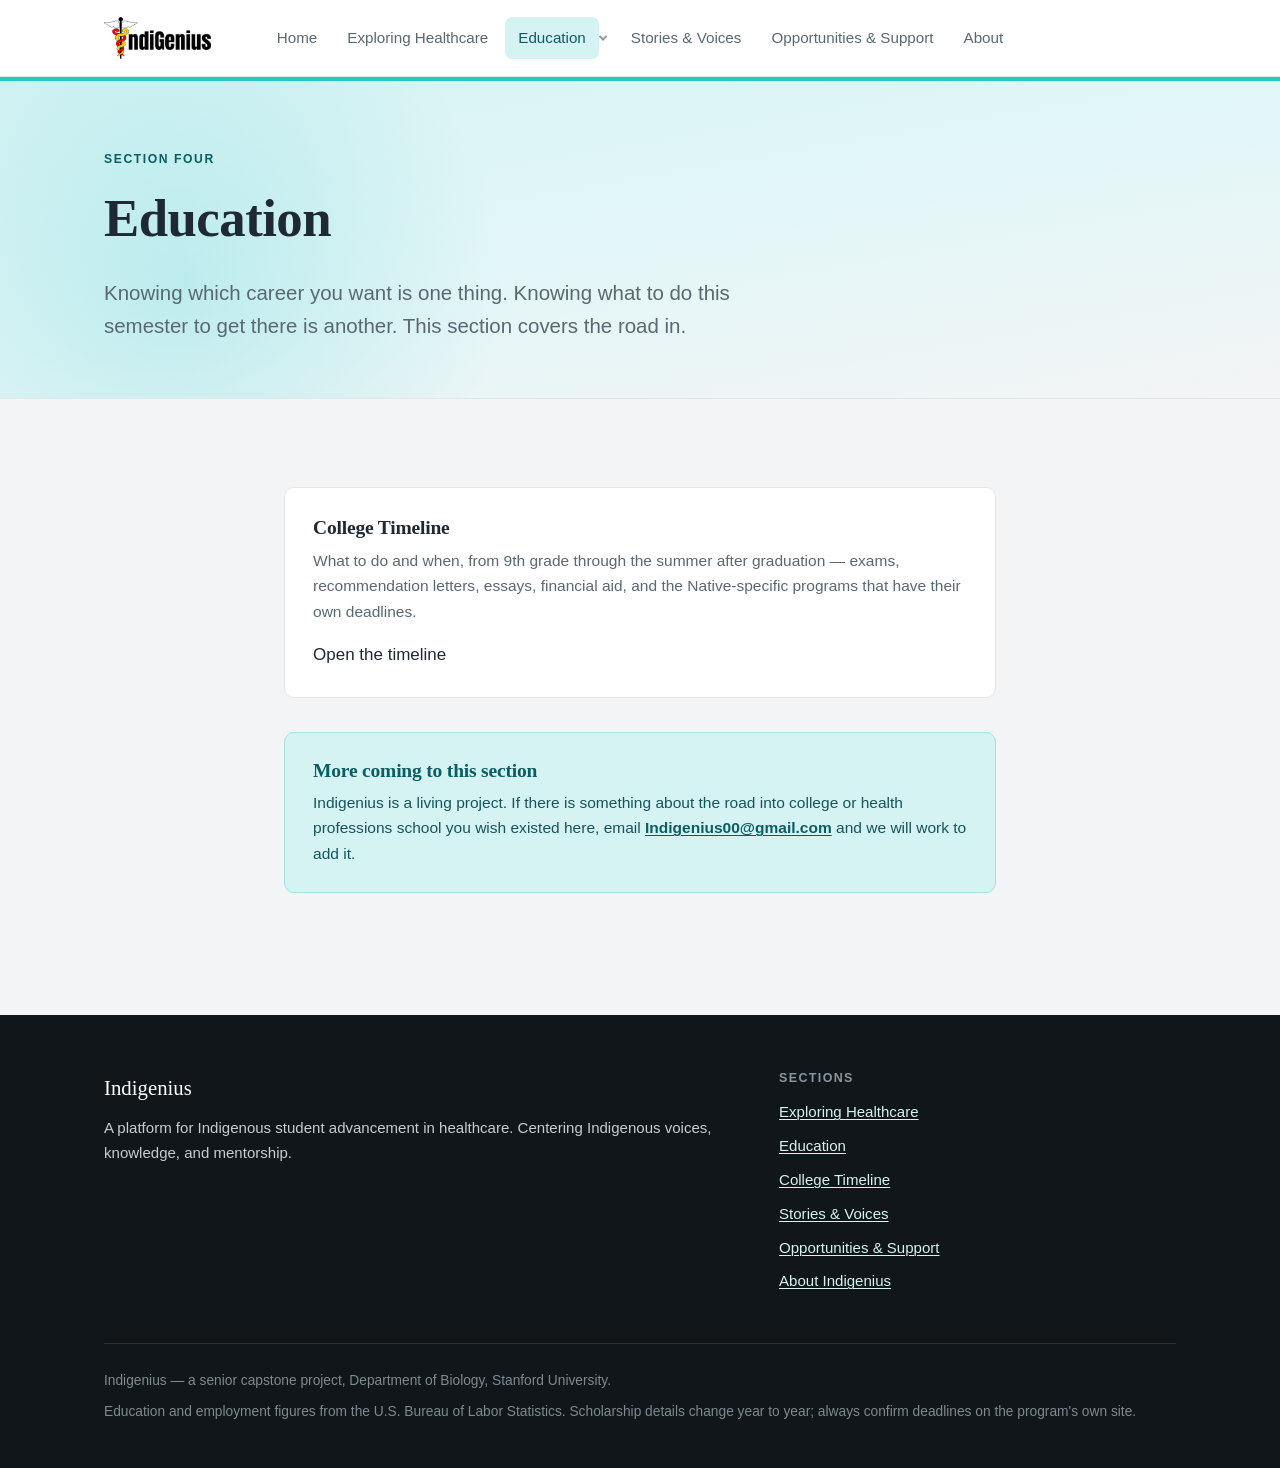
<file: public/education.html>
<!DOCTYPE html>
<html lang="en">
<head>
<meta charset="utf-8">
<meta name="viewport" content="width=device-width, initial-scale=1">
<title>Education — Indigenius</title>
<meta name="description" content="Guidance for Native students on the road into higher education — starting with a grade-by-grade college application timeline.">
<link rel="canonical" href="https://www.indigeniushealth.com/education.html">
<meta property="og:type" content="website">
<meta property="og:site_name" content="Indigenius">
<meta property="og:title" content="Education — Indigenius">
<meta property="og:description" content="Guidance for Native students on the road into higher education — starting with a grade-by-grade college application timeline.">
<meta property="og:url" content="https://www.indigeniushealth.com/education.html">
<meta property="og:image" content="https://www.indigeniushealth.com/logo.png">
<meta name="twitter:card" content="summary_large_image">
<link rel="stylesheet" href="styles.css">
<link rel="icon" href="favicon.png" type="image/png">
<link rel="apple-touch-icon" href="favicon.png">
</head>
<body>
<a class="skip" href="#main">Skip to content</a>

<header class="site-header">
  <div class="wrap header-inner">
    <a class="brand" href="index.html">
      <img class="brand-logo" src="logo.png" alt="IndiGenius" width="1226" height="480">
    </a>
    <button class="nav-toggle" aria-expanded="false" aria-controls="nav">Menu</button>
    <nav class="nav" id="nav" aria-label="Main">
      <a href="index.html">Home</a>
      <a href="exploring-healthcare.html">Exploring Healthcare</a>
      <div class="navitem">
        <a href="education.html" aria-current="page">Education</a>
        <button class="navitem-toggle" type="button" aria-expanded="false" aria-label="Show education pages"></button>
        <div class="submenu">
          <a href="college-timeline.html">Timeline</a>
        </div>
      </div>
      <a href="stories-and-voices.html">Stories &amp; Voices</a>
      <a href="opportunities.html">Opportunities &amp; Support</a>
      <a href="about.html">About</a>
    </nav>
  </div>
</header>

<main id="main">

  <section class="page-head">
    <div class="wrap">
      <p class="eyebrow">Section four</p>
      <h1>Education</h1>
      <p class="lede">Knowing which career you want is one thing. Knowing what to do this semester to get there is another. This section covers the road in.</p>
    </div>
  </section>

  <section class="section">
    <div class="wrap wrap-narrow">

      <div class="grid grid-2">

        <a class="card card-link" href="college-timeline.html">
          <h3>College Timeline</h3>
          <p>What to do and when, from 9th grade through the summer after graduation — exams, recommendation letters, essays, financial aid, and the Native-specific programs that have their own deadlines.</p>
          <span class="card-cta">Open the timeline</span>
        </a>

      </div>

      <div class="callout">
        <h3>More coming to this section</h3>
        <p>Indigenius is a living project. If there is something about the road into college or health professions school you wish existed here, email <a href="mailto:Indigenius00@gmail.com">Indigenius00@gmail.com</a> and we will work to add it.</p>
      </div>

    </div>
  </section>

</main>

<footer class="site-footer">
  <div class="wrap">
    <div class="footer-grid">
      <div>
        <p class="footer-brand">Indigenius</p>
        <p>A platform for Indigenous student advancement in healthcare. Centering Indigenous voices, knowledge, and mentorship.</p>
      </div>
      <div>
        <h4>Sections</h4>
        <ul>
          <li><a href="exploring-healthcare.html">Exploring Healthcare</a></li>
          <li><a href="education.html">Education</a></li>
          <li><a href="college-timeline.html">College Timeline</a></li>
          <li><a href="stories-and-voices.html">Stories &amp; Voices</a></li>
          <li><a href="opportunities.html">Opportunities &amp; Support</a></li>
          <li><a href="about.html">About Indigenius</a></li>
        </ul>
      </div>
    </div>
    <div class="footer-bottom">
      <p>Indigenius — a senior capstone project, Department of Biology, Stanford University.</p>
      <p>Education and employment figures from the U.S. Bureau of Labor Statistics. Scholarship details change year to year; always confirm deadlines on the program's own site.</p>
    </div>
  </div>
</footer>

<script>
  var t = document.querySelector('.nav-toggle');
  var n = document.getElementById('nav');
  t.addEventListener('click', function () {
    var open = n.classList.toggle('open');
    t.setAttribute('aria-expanded', open ? 'true' : 'false');
  });

  document.querySelectorAll('.navitem').forEach(function (item) {
    var btn = item.querySelector('.navitem-toggle');
    if (!btn) return;
    btn.addEventListener('click', function (e) {
      e.preventDefault();
      var open = item.classList.toggle('is-open');
      btn.setAttribute('aria-expanded', open ? 'true' : 'false');
    });
    item.addEventListener('keydown', function (e) {
      if (e.key === 'Escape') {
        item.classList.remove('is-open');
        btn.setAttribute('aria-expanded', 'false');
        btn.focus();
      }
    });
  });
  document.addEventListener('click', function (e) {
    document.querySelectorAll('.navitem.is-open').forEach(function (item) {
      if (item.contains(e.target)) return;
      item.classList.remove('is-open');
      var b = item.querySelector('.navitem-toggle');
      if (b) b.setAttribute('aria-expanded', 'false');
    });
  });
</script>

</body>
</html>
</file>
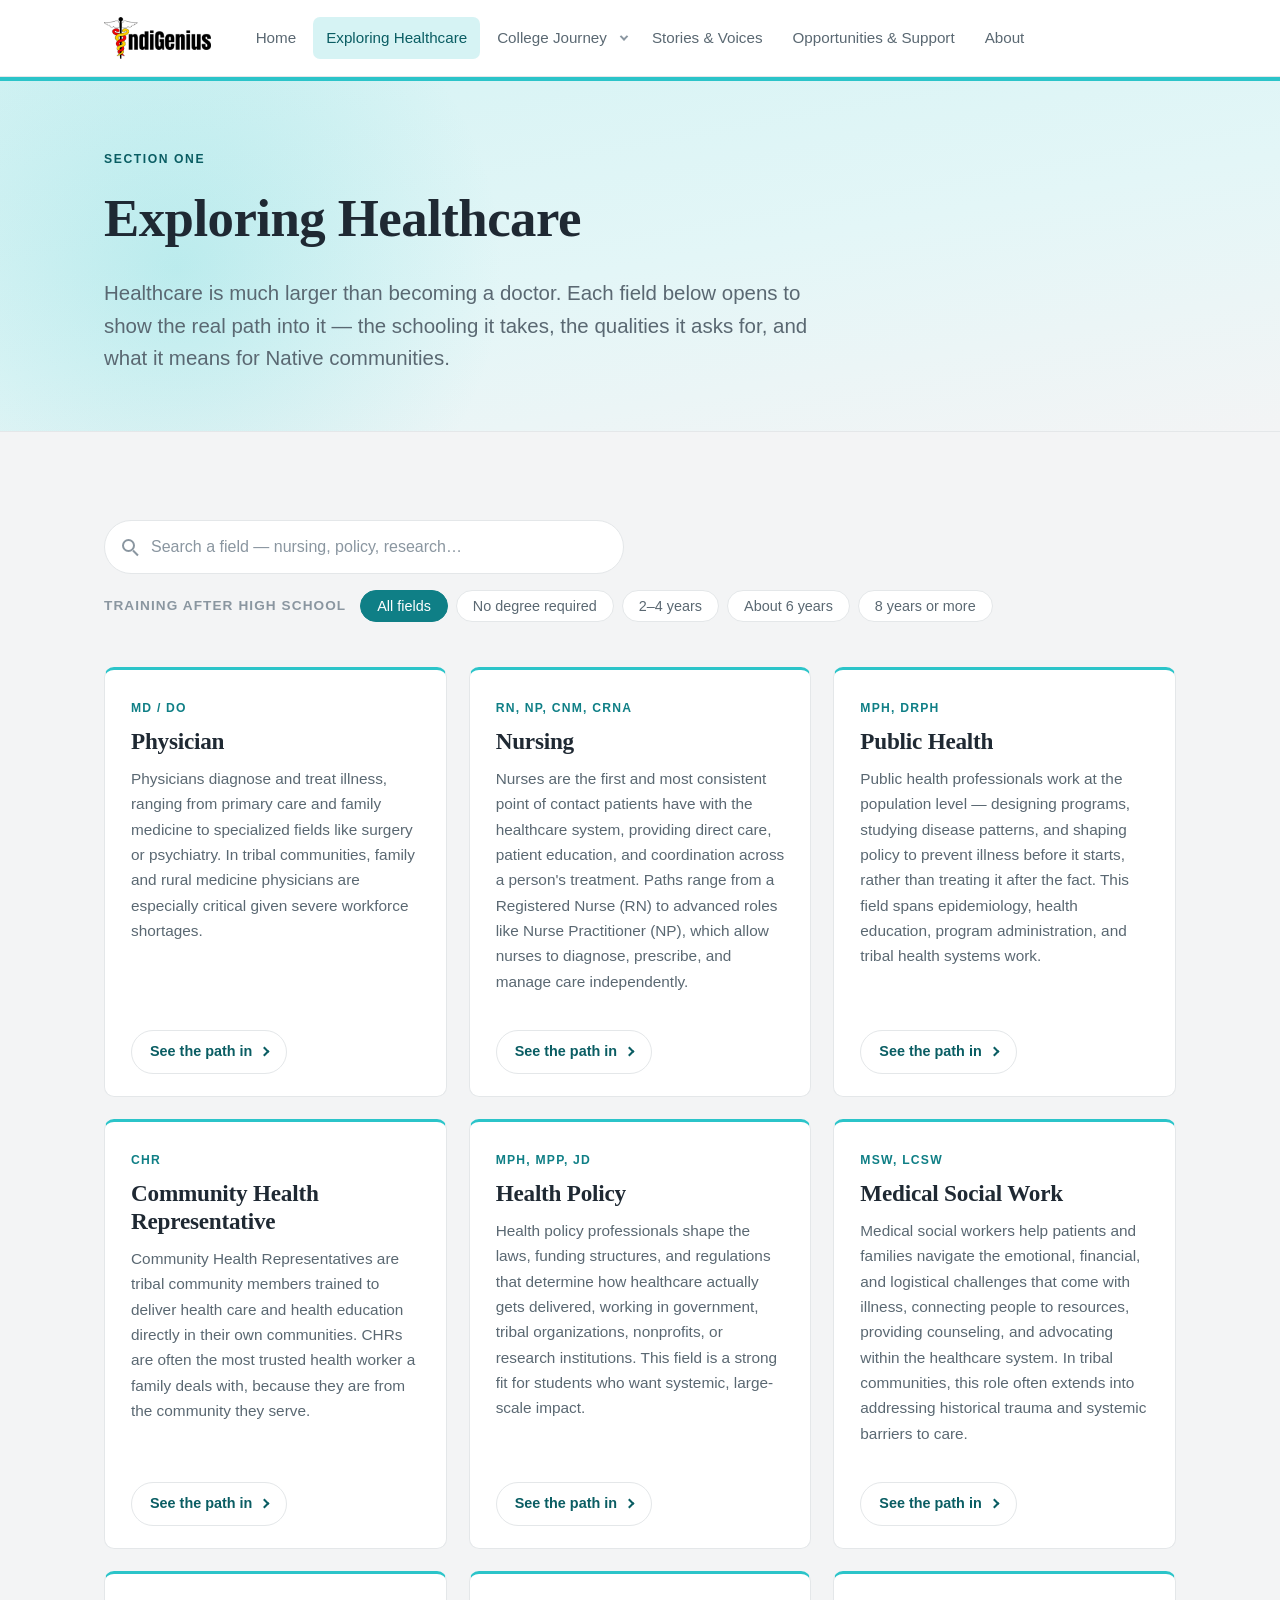
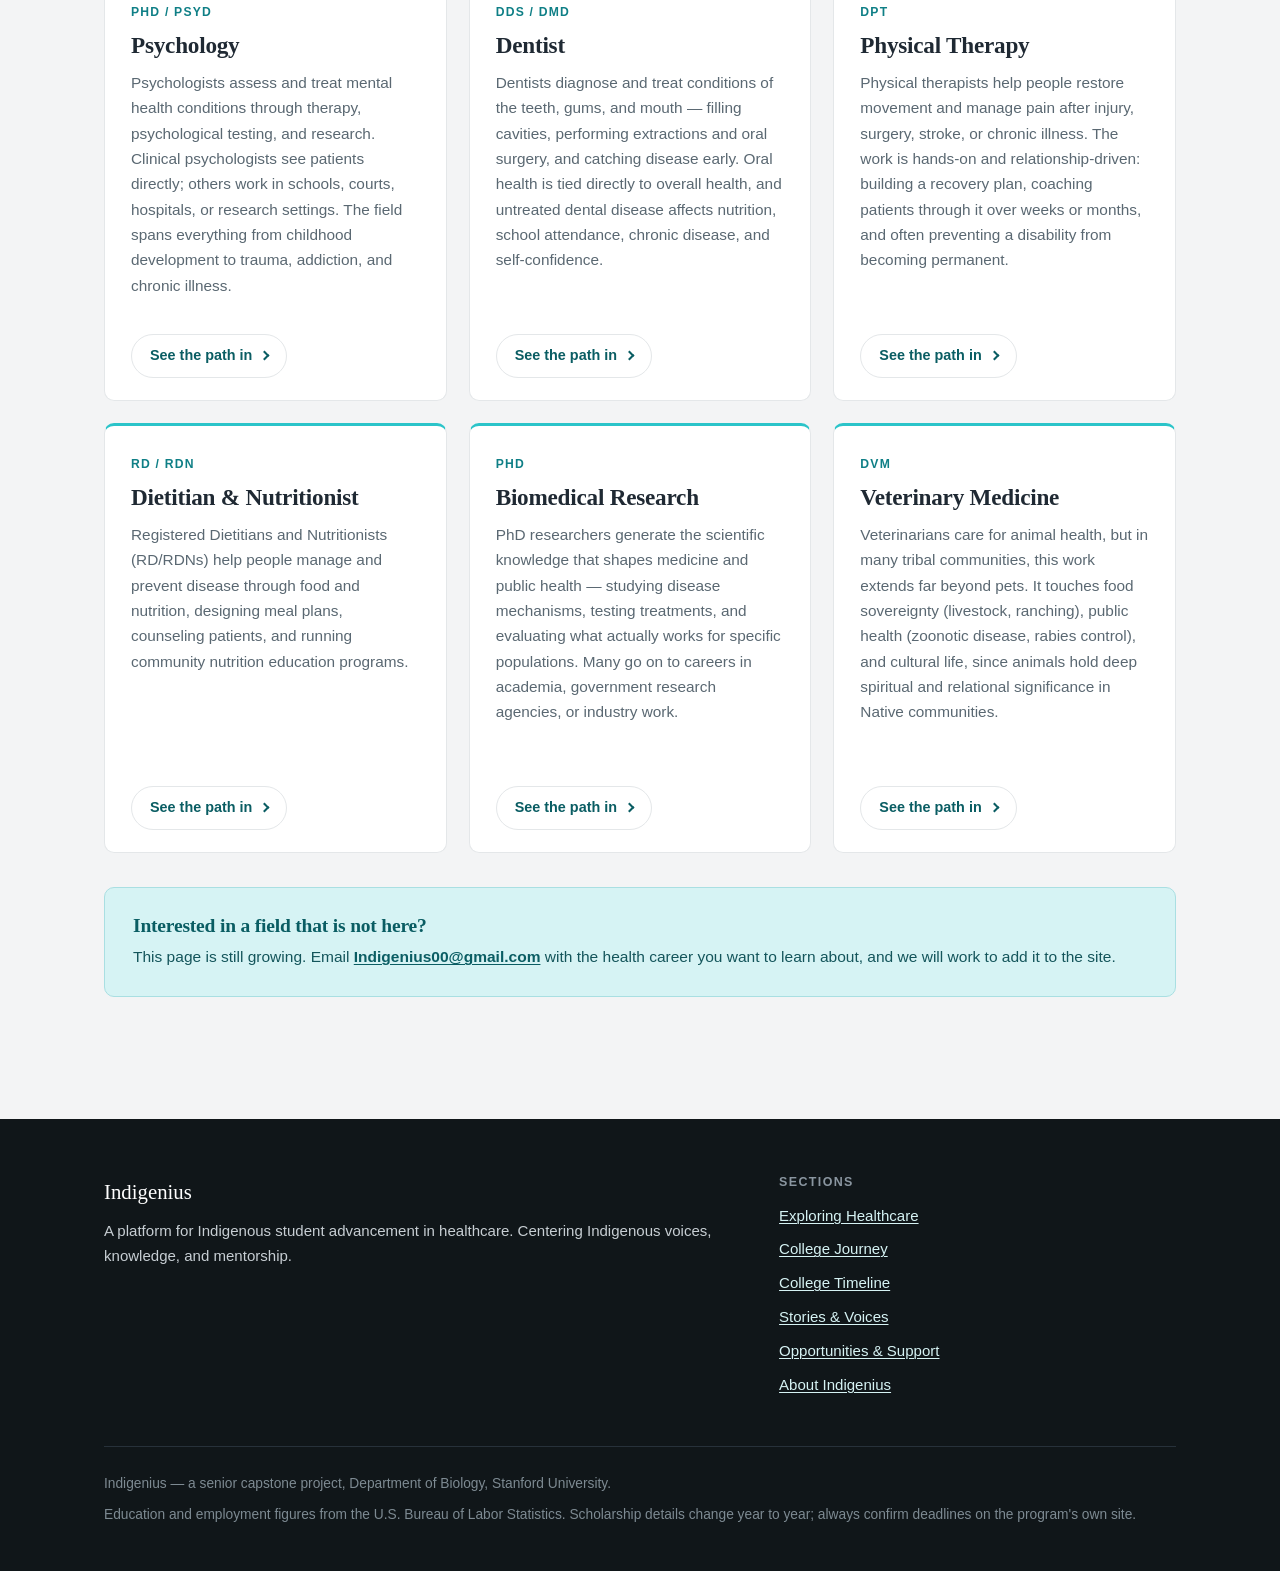
<file: public/exploring-healthcare.html>
<!DOCTYPE html>
<html lang="en">
<head>
<meta charset="utf-8">
<meta name="viewport" content="width=device-width, initial-scale=1">
<title>Exploring Healthcare — Indigenius</title>
<meta name="description" content="Twelve health fields explained plainly: the pathway to entry, the skills each asks for, and what the work means for Native communities.">
<link rel="canonical" href="https://www.indigeniushealth.com/exploring-healthcare.html">
<meta property="og:type" content="website">
<meta property="og:site_name" content="Indigenius">
<meta property="og:title" content="Exploring Healthcare — Indigenius">
<meta property="og:description" content="Twelve health fields explained plainly: the pathway to entry, the skills each asks for, and what the work means for Native communities.">
<meta property="og:url" content="https://www.indigeniushealth.com/exploring-healthcare.html">
<meta property="og:image" content="https://www.indigeniushealth.com/logo.png">
<meta name="twitter:card" content="summary_large_image">
<link rel="stylesheet" href="styles.css">
<link rel="icon" href="favicon.png" type="image/png">
<link rel="apple-touch-icon" href="favicon.png">
</head>
<body>
<a class="skip" href="#main">Skip to content</a>

<header class="site-header">
  <div class="wrap header-inner">
    <a class="brand" href="index.html">
      <img class="brand-logo" src="logo.png" alt="IndiGenius" width="1226" height="480">
    </a>
    <button class="nav-toggle" aria-expanded="false" aria-controls="nav">Menu</button>
    <nav class="nav" id="nav" aria-label="Main">
      <a href="index.html">Home</a>
      <a href="exploring-healthcare.html" aria-current="page">Exploring Healthcare</a>
      <div class="navitem">
        <a href="college-journey.html">College Journey</a>
        <button class="navitem-toggle" type="button" aria-expanded="false" aria-label="Show College Journey pages"></button>
        <div class="submenu">
          <a href="college-timeline.html">College Timeline</a>
          <a href="college-essays.html">College Essays</a>
          <a href="standardized-tests.html">Standardized Tests</a>
        </div>
      </div>
      <a href="stories-and-voices.html">Stories &amp; Voices</a>
      <a href="opportunities.html">Opportunities &amp; Support</a>
      <a href="about.html">About</a>
    </nav>
  </div>
</header>

<main id="main">

  <section class="page-head">
    <div class="wrap">
      <p class="eyebrow">Section one</p>
      <h1>Exploring Healthcare</h1>
      <p class="lede">Healthcare is much larger than becoming a doctor. Each field below opens to show the real path into it &mdash; the schooling it takes, the qualities it asks for, and what it means for Native communities.</p>
    </div>
  </section>

  <section class="section">
    <div class="wrap">

      <div class="fieldsearch">
        <label class="sr-only" for="fieldsearch">Search health fields</label>
        <span class="fieldsearch-icon" aria-hidden="true"></span>
        <input type="search" id="fieldsearch" placeholder="Search a field &mdash; nursing, policy, research&hellip;" autocomplete="off">
        <button class="fieldsearch-clear" type="button" aria-label="Clear search" hidden>&times;</button>
      </div>
      <div class="filters" role="group" aria-label="Filter by training length">
        <span class="filter-label">Training after high school</span>
        <button class="chip" data-filter="all" aria-pressed="true">All fields</button>
        <button class="chip" data-filter="none" aria-pressed="false">No degree required</button>
        <button class="chip" data-filter="short" aria-pressed="false">2&ndash;4 years</button>
        <button class="chip" data-filter="mid" aria-pressed="false">About 6 years</button>
        <button class="chip" data-filter="long" aria-pressed="false">8 years or more</button>
      </div>

      <p class="fieldsearch-count" id="fieldcount" role="status" aria-live="polite"></p>

      <div class="flipgrid" id="fields">

        <article class="flip" id="physician" data-years="long" data-name="Physician" data-tags="doctor md do surgery psychiatry family medicine rural primary care residency mcat">
          <div class="flip-inner">

            <div class="flip-face flip-front">
              <p class="flip-kicker">MD / DO</p>
              <h3>Physician</h3>
              <p class="flip-overview">Physicians diagnose and treat illness, ranging from primary care and family medicine to specialized fields like surgery or psychiatry. In tribal communities, family and rural medicine physicians are especially critical given severe workforce shortages.</p>
              <button class="flip-btn" type="button" aria-expanded="false">
                <span>See the path in</span>
                <span class="flip-arrow" aria-hidden="true"></span>
              </button>
            </div>

            <div class="flip-face flip-back">
              <div class="flip-scroll">
                <h4>Physician</h4>

                <p class="flip-label">Pathway to entry</p>
                <ul>
                    <li>4-year bachelor's degree with required pre-med coursework (biology, chemistry, physics, math), plus the MCAT.</li>
                    <li>4-year medical school (MD or DO), including 2 years of coursework and 2 years of clinical rotations.</li>
                    <li>3&ndash;7 years of residency depending on specialty, followed by board certification. Some pursue additional fellowship training.</li>
                </ul>

                <p class="flip-label">Key skills &amp; qualities</p>
                <ul>
                    <li>Resilience: the path is long, and setbacks are part of the process.</li>
                    <li>Strong scientific reasoning combined with communication skills and empathy.</li>
                    <li>Cultural competence and humility, especially critical for physicians serving communities with historical trauma tied to Western medicine.</li>
                </ul>

                <p class="flip-label">Impact on Native communities</p>
                <p>The shortage of physicians willing and trained to serve tribal communities is severe. Indian health facilities report vacancy rates around 25% for physicians, nurses, and other health professionals. Because AI/AN populations face disproportionately high rates of diabetes, heart disease, and other chronic conditions, this shortage has outsized consequences. Native physicians who return to serve their own communities can rebuild the trust eroded by generations of trauma; as one tribal physician who returned home to practice put it, being Native and being a doctor aren't in conflict &mdash; you don't have to give up your identity to gain an education, you build on it.</p>
              </div>
              <button class="flip-btn flip-btn-back" type="button">
                <span class="flip-arrow flip-arrow-back" aria-hidden="true"></span>
                <span>Back</span>
              </button>
            </div>

          </div>
        </article>

        <article class="flip" id="nursing" data-years="short" data-name="Nursing" data-tags="nurse rn bsn adn nclex nurse practitioner midwife anesthetist msn dnp bedside">
          <div class="flip-inner">

            <div class="flip-face flip-front">
              <p class="flip-kicker">RN, NP, CNM, CRNA</p>
              <h3>Nursing</h3>
              <p class="flip-overview">Nurses are the first and most consistent point of contact patients have with the healthcare system, providing direct care, patient education, and coordination across a person's treatment. Paths range from a Registered Nurse (RN) to advanced roles like Nurse Practitioner (NP), which allow nurses to diagnose, prescribe, and manage care independently.</p>
              <button class="flip-btn" type="button" aria-expanded="false">
                <span>See the path in</span>
                <span class="flip-arrow" aria-hidden="true"></span>
              </button>
            </div>

            <div class="flip-face flip-back">
              <div class="flip-scroll">
                <h4>Nursing</h4>

                <p class="flip-label">Pathway to entry</p>
                <ul>
                    <li><strong>RN:</strong> Associate Degree in Nursing (ADN, ~2 years) or Bachelor of Science in Nursing (BSN, ~4 years), followed by passing the NCLEX-RN licensing exam.</li>
                    <li><strong>Advanced practice (NP, CNM, CRNA):</strong> A Master's (MSN) or Doctor of Nursing Practice (DNP) after the BSN, plus national certification in a specialty (family, pediatric, psychiatric, women's health, etc.).</li>
                </ul>

                <p class="flip-label">Key skills &amp; qualities</p>
                <ul>
                    <li>Strong communication and empathy &mdash; nurses spend more direct time with patients than almost any other role.</li>
                    <li>Composure under pressure and sharp clinical judgment.</li>
                    <li>Cultural humility, especially important when working across diverse communities with distinct health beliefs and practices.</li>
                </ul>

                <p class="flip-label">Impact on Native communities</p>
                <p>Nursing is one of the highest-need fields in Indian Country. The Indian Health Service runs a dedicated Nursing Grant Program aimed specifically at training more AI/AN nurses, nurse midwives, nurse anesthetists, and nurse practitioners to serve their own communities, and nurses are eligible for loan repayment through both IHS and HRSA's Nursing Education Loan Repayment Program because of critical shortages at Indian health facilities. Because nurses are often the ones building long-term relationships with patients, Native nurses can play an outsized role in rebuilding trust in a healthcare system many communities have historically had reason to distrust.</p>
              </div>
              <button class="flip-btn flip-btn-back" type="button">
                <span class="flip-arrow flip-arrow-back" aria-hidden="true"></span>
                <span>Back</span>
              </button>
            </div>

          </div>
        </article>

        <article class="flip" id="public-health" data-years="mid" data-name="Public Health" data-tags="epidemiology mph health education program administration tribal health prevention population">
          <div class="flip-inner">

            <div class="flip-face flip-front">
              <p class="flip-kicker">MPH, DrPH</p>
              <h3>Public Health</h3>
              <p class="flip-overview">Public health professionals work at the population level &mdash; designing programs, studying disease patterns, and shaping policy to prevent illness before it starts, rather than treating it after the fact. This field spans epidemiology, health education, program administration, and tribal health systems work.</p>
              <button class="flip-btn" type="button" aria-expanded="false">
                <span>See the path in</span>
                <span class="flip-arrow" aria-hidden="true"></span>
              </button>
            </div>

            <div class="flip-face flip-back">
              <div class="flip-scroll">
                <h4>Public Health</h4>

                <p class="flip-label">Pathway to entry</p>
                <ul>
                    <li>4-year bachelor's degree (any related field works, including biology, sociology, or health sciences).</li>
                    <li>Master of Public Health (MPH, ~2 years), often with a concentration like epidemiology, health policy, or community health.</li>
                    <li>Some roles (especially research- or leadership-focused) require a doctoral degree (PhD or DrPH).</li>
                </ul>

                <p class="flip-label">Key skills &amp; qualities</p>
                <ul>
                    <li>Comfort with data and pattern-recognition at a community or population scale.</li>
                    <li>Strong communication skills for translating research into practical programs.</li>
                    <li>A community-first mindset. The best public health work is shaped by the people it serves.</li>
                </ul>

                <p class="flip-label">Impact on Native communities</p>
                <p>Because of the Indian Self-Determination and Education Assistance Act, over half of the Indian Health Service budget is now managed directly by tribes rather than the federal government, meaning public health professionals working in Indian Country often have real authority to design programs that fit their community's specific needs. Programs like the CDC's Traditional Foods Project have shown how public health work rooted in tribal knowledge and food sovereignty can directly reduce rates of chronic disease. Public health careers are especially valuable for students who want to address the root causes of health disparities, like underfunded schools or lack of access to care, rather than only treating individual patients.</p>
              </div>
              <button class="flip-btn flip-btn-back" type="button">
                <span class="flip-arrow flip-arrow-back" aria-hidden="true"></span>
                <span>Back</span>
              </button>
            </div>

          </div>
        </article>

        <article class="flip" id="chr" data-years="none" data-name="Community Health Representative" data-tags="chr community health representative outreach home visits tribal public health community health worker paraprofessional">
          <div class="flip-inner">

            <div class="flip-face flip-front">
              <p class="flip-kicker">CHR</p>
              <h3>Community Health Representative</h3>
              <p class="flip-overview">Community Health Representatives are tribal community members trained to deliver health care and health education directly in their own communities. CHRs are often the most trusted health worker a family deals with, because they are from the community they serve.</p>
              <button class="flip-btn" type="button" aria-expanded="false">
                <span>See the path in</span>
                <span class="flip-arrow" aria-hidden="true"></span>
              </button>
            </div>

            <div class="flip-face flip-back">
              <div class="flip-scroll">
                <h4>Community Health Representative</h4>

                <p class="flip-label">Pathway to entry</p>
                <ul>
                    <li>A high school diploma or equivalent is the usual starting point &mdash; this is the most accessible entry into health care on this page, and requires no college degree.</li>
                    <li>Hiring is through a tribe or tribal organization, since CHR programs are IHS-funded but tribally contracted and directed.</li>
                    <li>Completion of the required IHS CHR training (the basic course, CHR I: Foundations, is built on national Community Health Worker core standards), then at least 20 hours of continuing education every two years.</li>
                    <li>CHRs work under close supervision by a licensed health professional, and many use the role as a first step toward nursing, public health, or social work.</li>
                </ul>

                <p class="flip-label">Key skills &amp; qualities</p>
                <ul>
                    <li>Deep roots in and knowledge of the community &mdash; this is the qualification the job is built on.</li>
                    <li>Reliability and discretion, since the work happens in people's homes and involves private health information.</li>
                    <li>Practical problem-solving: arranging a ride, following up on a missed appointment, noticing when something at home has changed.</li>
                </ul>

                <p class="flip-label">Impact on Native communities</p>
                <p>The CHR Program was established by Congress in 1968 and is one of the oldest community health worker programs in the United States &mdash; built on the premise that care delivered by community members themselves reaches people that clinic-based care does not. CHR duties span vital signs, case management, patient advocacy, motivational interviewing, wound and foot care, and home safety assessments, which makes CHRs central to chronic disease management in communities facing high rates of diabetes and heart disease. Because programs are tribally directed, a tribal governing body can expand the role beyond the national standards to fit what its community actually needs. For students who want to work in health care without first leaving home for years of schooling, this is the most direct path there is.</p>
              </div>
              <button class="flip-btn flip-btn-back" type="button">
                <span class="flip-arrow flip-arrow-back" aria-hidden="true"></span>
                <span>Back</span>
              </button>
            </div>

          </div>
        </article>

        <article class="flip" id="health-policy" data-years="mid" data-name="Health Policy" data-tags="policy law jd mpp government tribal sovereignty advocacy regulation legislation medicaid">
          <div class="flip-inner">

            <div class="flip-face flip-front">
              <p class="flip-kicker">MPH, MPP, JD</p>
              <h3>Health Policy</h3>
              <p class="flip-overview">Health policy professionals shape the laws, funding structures, and regulations that determine how healthcare actually gets delivered, working in government, tribal organizations, nonprofits, or research institutions. This field is a strong fit for students who want systemic, large-scale impact.</p>
              <button class="flip-btn" type="button" aria-expanded="false">
                <span>See the path in</span>
                <span class="flip-arrow" aria-hidden="true"></span>
              </button>
            </div>

            <div class="flip-face flip-back">
              <div class="flip-scroll">
                <h4>Health Policy</h4>

                <p class="flip-label">Pathway to entry</p>
                <ul>
                    <li>4-year bachelor's degree, often in political science, public health, economics, or a related field.</li>
                    <li>Master's degree (MPH, MPP, or JD) is common for advancing into policy analysis or leadership roles; a law degree opens doors to legal/regulatory work specifically.</li>
                    <li>Experience is often built through internships with tribal health departments, federal agencies (like IHS), or advocacy organizations.</li>
                </ul>

                <p class="flip-label">Key skills &amp; qualities</p>
                <ul>
                    <li>Strong analytical and writing skills. Policy work often means translating complex research into clear recommendations.</li>
                    <li>Political and cultural literacy, especially understanding of tribal sovereignty and the unique legal relationship between tribes and the federal government.</li>
                    <li>Persistence, since policy change is often slow and requires sustained advocacy.</li>
                </ul>

                <p class="flip-label">Impact on Native communities</p>
                <p>Health policy in Indian Country is shaped by a unique legal foundation: tribes are sovereign nations with a government-to-government relationship with the U.S., established through treaties and reinforced by laws like the Indian Self-Determination and Education Assistance Act and the Indian Health Care Improvement Act. These laws gave tribes the option to take over management of their own health programs rather than have them run entirely by the federal government, and today nearly 60% of federally recognized tribes participate in this kind of self-governance. Native health policy professionals play a critical role in expanding this sovereignty further. For example, current advocacy priorities include seeking reimbursement for traditional healing practices through Medicare and Medicaid, something current policy still largely excludes.</p>
              </div>
              <button class="flip-btn flip-btn-back" type="button">
                <span class="flip-arrow flip-arrow-back" aria-hidden="true"></span>
                <span>Back</span>
              </button>
            </div>

          </div>
        </article>

        <article class="flip" id="social-work" data-years="mid" data-name="Medical Social Work" data-tags="social work msw lcsw counseling behavioral health historical trauma case management advocacy">
          <div class="flip-inner">

            <div class="flip-face flip-front">
              <p class="flip-kicker">MSW, LCSW</p>
              <h3>Medical Social Work</h3>
              <p class="flip-overview">Medical social workers help patients and families navigate the emotional, financial, and logistical challenges that come with illness, connecting people to resources, providing counseling, and advocating within the healthcare system. In tribal communities, this role often extends into addressing historical trauma and systemic barriers to care.</p>
              <button class="flip-btn" type="button" aria-expanded="false">
                <span>See the path in</span>
                <span class="flip-arrow" aria-hidden="true"></span>
              </button>
            </div>

            <div class="flip-face flip-back">
              <div class="flip-scroll">
                <h4>Medical Social Work</h4>

                <p class="flip-label">Pathway to entry</p>
                <ul>
                    <li>4-year bachelor's degree (a BSW is helpful but not always required).</li>
                    <li>2-year Master of Social Work (MSW) program with a clinical/healthcare focus, including supervised field placements.</li>
                    <li>State licensure as an LCSW (Licensed Clinical Social Worker), which requires supervised post-graduate clinical hours and a licensing exam.</li>
                </ul>

                <p class="flip-label">Key skills &amp; qualities</p>
                <ul>
                    <li>Deep empathy and active listening.</li>
                    <li>Comfort holding space for grief, crisis, and complex family dynamics.</li>
                    <li>Systems-thinking, knowing how to connect a patient to the right resource, program, or specialist.</li>
                </ul>

                <p class="flip-label">Impact on Native communities</p>
                <p>Historical trauma &mdash; rooted in forced relocation, boarding schools, and generations of cultural disruption &mdash; is now recognized as a major driver of behavioral health disparities in Native communities today. Native social workers who understand this context can approach care very differently than external providers. Native-led approaches increasingly combine social work with traditional healing practices &mdash; ceremony, elders, and community gathering &mdash; rather than relying solely on Western clinical models, which tend to be less trusted given the history involved.</p>
              </div>
              <button class="flip-btn flip-btn-back" type="button">
                <span class="flip-arrow flip-arrow-back" aria-hidden="true"></span>
                <span>Back</span>
              </button>
            </div>

          </div>
        </article>

        <article class="flip" id="psychology" data-years="long" data-name="Psychology" data-tags="psychologist psychology phd psyd mental health therapy counseling behavioral trauma internship clinical">
          <div class="flip-inner">

            <div class="flip-face flip-front">
              <p class="flip-kicker">PhD / PsyD</p>
              <h3>Psychology</h3>
              <p class="flip-overview">Psychologists assess and treat mental health conditions through therapy, psychological testing, and research. Clinical psychologists see patients directly; others work in schools, courts, hospitals, or research settings. The field spans everything from childhood development to trauma, addiction, and chronic illness.</p>
              <button class="flip-btn" type="button" aria-expanded="false">
                <span>See the path in</span>
                <span class="flip-arrow" aria-hidden="true"></span>
              </button>
            </div>

            <div class="flip-face flip-back">
              <div class="flip-scroll">
                <h4>Psychology</h4>

                <p class="flip-label">Pathway to entry</p>
                <ul>
                    <li>4-year bachelor's degree, commonly in psychology, with research or clinical experience.</li>
                    <li>Doctoral degree &mdash; a PhD (research-weighted, usually funded) or PsyD (practice-weighted), typically 5&ndash;7 years including a dissertation and a full-year supervised clinical internship.</li>
                    <li>Postdoctoral supervised hours and the Examination for Professional Practice in Psychology (EPPP) for state licensure.</li>
                </ul>

                <p class="flip-label">Key skills &amp; qualities</p>
                <ul>
                    <li>Deep listening and the ability to sit with distress without rushing to fix it.</li>
                    <li>Rigorous, careful thinking &mdash; diagnosis and psychological testing demand precision.</li>
                    <li>Cultural grounding, since the meaning of distress, healing, and family is not the same across communities.</li>
                </ul>

                <p class="flip-label">Impact on Native communities</p>
                <p>Native psychologists are among the rarest providers in the country. Estimates put the total number of American Indian and Alaska Native psychologists somewhere around 200&ndash;300 nationally, serving a population of several million, and the University of North Dakota &mdash; the leading training program &mdash; has produced roughly 30 Native psychologists over 30 years. Rural areas have about 9 psychologists per 100,000 people compared with 33 in cities. Meanwhile the need is acute: suicide rates among AI/AN adolescents run more than double those of white adolescents, and historical trauma from relocation and boarding schools continues to shape behavioral health today. Native psychologists are increasingly combining clinical training with traditional healing &mdash; ceremony, elders, and community gathering &mdash; rather than applying Western models alone to communities with good reason to distrust them.</p>
              </div>
              <button class="flip-btn flip-btn-back" type="button">
                <span class="flip-arrow flip-arrow-back" aria-hidden="true"></span>
                <span>Back</span>
              </button>
            </div>

          </div>
        </article>

        <article class="flip" id="dentist" data-years="long" data-name="Dentist" data-tags="dentist dental dds dmd oral health teeth hygienist dat residency dental therapist dhat">
          <div class="flip-inner">

            <div class="flip-face flip-front">
              <p class="flip-kicker">DDS / DMD</p>
              <h3>Dentist</h3>
              <p class="flip-overview">Dentists diagnose and treat conditions of the teeth, gums, and mouth &mdash; filling cavities, performing extractions and oral surgery, and catching disease early. Oral health is tied directly to overall health, and untreated dental disease affects nutrition, school attendance, chronic disease, and self-confidence.</p>
              <button class="flip-btn" type="button" aria-expanded="false">
                <span>See the path in</span>
                <span class="flip-arrow" aria-hidden="true"></span>
              </button>
            </div>

            <div class="flip-face flip-back">
              <div class="flip-scroll">
                <h4>Dentist</h4>

                <p class="flip-label">Pathway to entry</p>
                <ul>
                    <li>4-year bachelor's degree with pre-dental coursework (biology, chemistry, organic chemistry, physics), plus the Dental Admission Test (DAT).</li>
                    <li>4-year dental school (DDS or DMD), combining classroom science with supervised clinical practice on patients.</li>
                    <li>National and state board examinations for licensure. Specialties like orthodontics, pediatric dentistry, or oral surgery require an additional 2&ndash;6 year residency.</li>
                    <li><strong>A shorter route exists in tribal health:</strong> Dental Health Aide Therapists (DHATs) complete roughly two to three years of training, often through Iḷisaġvik College, and provide cleanings, fillings, and extractions in their own communities under a dentist's remote supervision.</li>
                </ul>

                <p class="flip-label">Key skills &amp; qualities</p>
                <ul>
                    <li>Strong manual dexterity and patience for precise, detailed work in a very small space.</li>
                    <li>A steady, reassuring manner &mdash; dental anxiety is common, and much of the job is helping people feel safe enough to be treated.</li>
                    <li>Prevention-minded thinking, since most dental disease is preventable and the work is as much education as repair.</li>
                </ul>

                <p class="flip-label">Impact on Native communities</p>
                <p>Oral health is one of the widest health gaps in Indian Country. In Indian Health Service surveys, more than 43% of AI/AN children aged 3&ndash;5 had untreated tooth decay, about four times the rate of white non-Hispanic children, and among 6&ndash;9 year-olds the figure was 47% against 17% nationally. Geographic isolation is a major cause: millions of AI/AN people live in counties designated as dental care shortage areas, and in 2014 fewer than 30% accessed dental care at all. Tribes have responded by building their own workforce. Alaska authorized dental therapy in 2005, the first state to do so, and the DHAT program has since extended care to more than 40,000 Alaska Native people across 81 rural communities &mdash; training providers from the villages they serve rather than waiting for outside dentists to arrive.</p>
              </div>
              <button class="flip-btn flip-btn-back" type="button">
                <span class="flip-arrow flip-arrow-back" aria-hidden="true"></span>
                <span>Back</span>
              </button>
            </div>

          </div>
        </article>

        <article class="flip" id="physical-therapy" data-years="long" data-name="Physical Therapy" data-tags="physical therapist dpt rehabilitation rehab mobility injury recovery amputation diabetes movement sports">
          <div class="flip-inner">

            <div class="flip-face flip-front">
              <p class="flip-kicker">DPT</p>
              <h3>Physical Therapy</h3>
              <p class="flip-overview">Physical therapists help people restore movement and manage pain after injury, surgery, stroke, or chronic illness. The work is hands-on and relationship-driven: building a recovery plan, coaching patients through it over weeks or months, and often preventing a disability from becoming permanent.</p>
              <button class="flip-btn" type="button" aria-expanded="false">
                <span>See the path in</span>
                <span class="flip-arrow" aria-hidden="true"></span>
              </button>
            </div>

            <div class="flip-face flip-back">
              <div class="flip-scroll">
                <h4>Physical Therapy</h4>

                <p class="flip-label">Pathway to entry</p>
                <ul>
                    <li>4-year bachelor's degree with prerequisite coursework (anatomy, physiology, biology, chemistry, physics, statistics), plus observation hours in a clinic.</li>
                    <li>3-year Doctor of Physical Therapy (DPT) program accredited by CAPTE, including classroom work and full-time clinical rotations.</li>
                    <li>Passing the National Physical Therapy Examination (NPTE) and meeting your state's licensure requirements, which in some states include a separate jurisprudence exam.</li>
                </ul>

                <p class="flip-label">Key skills &amp; qualities</p>
                <ul>
                    <li>Comfort with hands-on, physical work and a good eye for how a body moves.</li>
                    <li>Motivational patience &mdash; recovery is slow, and much of the job is keeping someone committed to difficult exercises over months.</li>
                    <li>Teaching ability, since patients do most of the work themselves between visits.</li>
                </ul>

                <p class="flip-label">Impact on Native communities</p>
                <p>Rehabilitation is one of the services hardest to reach from a rural reservation, where the nearest specialty care may be hours away. The Indian Health Service runs physical rehabilitation services at more than 50 clinical sites with over 136 physical therapy staff, specifically so that patients are not left without rehabilitative care within a reasonable travel distance. The need is tied closely to diabetes: IHS rehabilitation programs include wound care, specialty foot care, amputee rehabilitation, and shoe and brace clinics that fit custom diabetic footwear, prostheses, and braces. Because AI/AN adults are diagnosed with diabetes at roughly twice the rate of white adults, therapists working in Indian Country spend much of their time on the complications that follow &mdash; and on the exercise and prevention programs that keep people from reaching that point.</p>
              </div>
              <button class="flip-btn flip-btn-back" type="button">
                <span class="flip-arrow flip-arrow-back" aria-hidden="true"></span>
                <span>Back</span>
              </button>
            </div>

          </div>
        </article>

        <article class="flip" id="dietitian" data-years="mid" data-name="Dietitian and Nutritionist" data-tags="dietitian nutritionist rdn nutrition food sovereignty diabetes traditional foods dpd internship">
          <div class="flip-inner">

            <div class="flip-face flip-front">
              <p class="flip-kicker">RD / RDN</p>
              <h3>Dietitian &amp; Nutritionist</h3>
              <p class="flip-overview">Registered Dietitians and Nutritionists (RD/RDNs) help people manage and prevent disease through food and nutrition, designing meal plans, counseling patients, and running community nutrition education programs.</p>
              <button class="flip-btn" type="button" aria-expanded="false">
                <span>See the path in</span>
                <span class="flip-arrow" aria-hidden="true"></span>
              </button>
            </div>

            <div class="flip-face flip-back">
              <div class="flip-scroll">
                <h4>Dietitian &amp; Nutritionist</h4>

                <p class="flip-label">Pathway to entry</p>
                <ul>
                    <li>Bachelor's degree in nutrition, dietetics, or a related field, including an accredited didactic program in dietetics (DPD).</li>
                    <li>A supervised practice program (dietetic internship, ~6&ndash;12 months), which is increasingly paired with a master's degree.</li>
                    <li>Passing the Registered Dietitian Nutritionist (RDN) exam through the Commission on Dietetic Registration.</li>
                </ul>

                <p class="flip-label">Key skills &amp; qualities</p>
                <ul>
                    <li>Genuine interest in food, culture, and how they intersect with health.</li>
                    <li>Patience and non-judgmental counseling skills. Dietary change is difficult and personal.</li>
                    <li>Cultural flexibility, since &ldquo;healthy eating&rdquo; looks different across communities and traditions.</li>
                </ul>

                <p class="flip-label">Impact on Native communities</p>
                <p>Type 2 diabetes was rare in AI/AN communities before the 1940s; today, AI/AN adults are diagnosed with diabetes at roughly twice the rate of white adults, with some communities reporting rates as high as 60%. Much of this shift traces back to the loss of traditional food systems. In response, tribes across the country are leading a food sovereignty movement, reclaiming traditional foods like corn, beans, wild rice, and lean game as both cultural practice and medicine. Native dietitians are uniquely positioned to bridge modern nutrition science with this traditional knowledge, rather than imposing outside dietary standards that don't reflect a community's food history or values.</p>
              </div>
              <button class="flip-btn flip-btn-back" type="button">
                <span class="flip-arrow flip-arrow-back" aria-hidden="true"></span>
                <span>Back</span>
              </button>
            </div>

          </div>
        </article>

        <article class="flip" id="research" data-years="long" data-name="Biomedical Research" data-tags="phd research scientist laboratory academia postdoc epidemiology dissertation nih principal investigator">
          <div class="flip-inner">

            <div class="flip-face flip-front">
              <p class="flip-kicker">PhD</p>
              <h3>Biomedical Research</h3>
              <p class="flip-overview">PhD researchers generate the scientific knowledge that shapes medicine and public health &mdash; studying disease mechanisms, testing treatments, and evaluating what actually works for specific populations. Many go on to careers in academia, government research agencies, or industry work.</p>
              <button class="flip-btn" type="button" aria-expanded="false">
                <span>See the path in</span>
                <span class="flip-arrow" aria-hidden="true"></span>
              </button>
            </div>

            <div class="flip-face flip-back">
              <div class="flip-scroll">
                <h4>Biomedical Research</h4>

                <p class="flip-label">Pathway to entry</p>
                <ul>
                    <li>4-year bachelor's degree, often in a biological or health science, ideally including undergraduate research experience.</li>
                    <li>4&ndash;6 year PhD program (in fields like biomedical sciences, epidemiology, public health, or a related discipline), which includes coursework, lab or field research, and a dissertation.</li>
                    <li>Many pursue a postdoctoral position (2&ndash;5 years) afterward before moving into a permanent faculty or research role.</li>
                </ul>

                <p class="flip-label">Key skills &amp; qualities</p>
                <ul>
                    <li>Deep curiosity and patience. Research often involves years of work before a clear result.</li>
                    <li>Strong writing and quantitative/analytical skills.</li>
                    <li>Persistence, since experiments and grant applications frequently don't succeed on the first attempt.</li>
                </ul>

                <p class="flip-label">Impact on Native communities</p>
                <p>Native scientists remain the most underrepresented group in biomedical research, particularly in principal investigator roles. Nationally, underrepresented minorities including Native Americans receive nearly 13% of biomedical PhDs awarded to U.S. citizens, but receive fewer than 5% of NIH research grants and hold under 2% of tenure-track basic science faculty positions at U.S. medical schools &mdash; showing that the gap isn't just about earning the degree, but about who gets the resources to keep doing research afterward. Programs like the Northwest Native American Research Center for Health exist specifically to train AI/AN researchers who can study health disparities from within their own communities, rather than having outside researchers define the questions. Native-led research is often more trusted, more relevant, and better able to combine traditional knowledge with modern scientific methods.</p>
              </div>
              <button class="flip-btn flip-btn-back" type="button">
                <span class="flip-arrow flip-arrow-back" aria-hidden="true"></span>
                <span>Back</span>
              </button>
            </div>

          </div>
        </article>

        <article class="flip" id="veterinary" data-years="long" data-name="Veterinary Medicine" data-tags="veterinarian dvm animals livestock ranching zoonotic one health navle food sovereignty">
          <div class="flip-inner">

            <div class="flip-face flip-front">
              <p class="flip-kicker">DVM</p>
              <h3>Veterinary Medicine</h3>
              <p class="flip-overview">Veterinarians care for animal health, but in many tribal communities, this work extends far beyond pets. It touches food sovereignty (livestock, ranching), public health (zoonotic disease, rabies control), and cultural life, since animals hold deep spiritual and relational significance in Native communities.</p>
              <button class="flip-btn" type="button" aria-expanded="false">
                <span>See the path in</span>
                <span class="flip-arrow" aria-hidden="true"></span>
              </button>
            </div>

            <div class="flip-face flip-back">
              <div class="flip-scroll">
                <h4>Veterinary Medicine</h4>

                <p class="flip-label">Pathway to entry</p>
                <ul>
                    <li>4-year bachelor's degree (pre-veterinary track with heavy biology/chemistry coursework), followed by a 4-year Doctor of Veterinary Medicine (DVM) program.</li>
                    <li>Many students gain experience beforehand through animal shelters, ranches, or veterinary clinics.</li>
                    <li>Licensure requires passing the North American Veterinary Licensing Examination (NAVLE).</li>
                </ul>

                <p class="flip-label">Key skills &amp; qualities</p>
                <ul>
                    <li>Hands-on comfort and love working with animals of all kinds, from companion pets to livestock.</li>
                    <li>Problem-solving under uncertainty (animals can't describe their symptoms).</li>
                    <li>An interest in &ldquo;One Health&rdquo; &mdash; the idea that human, animal, and environmental health are deeply connected.</li>
                </ul>

                <p class="flip-label">Impact on Native communities</p>
                <p>Veterinary care is severely lacking on many reservations, where poverty and geographic isolation make regular access difficult. Many Native veterinarians describe this gap as one of the biggest barriers to the profession: a major barrier for Native Americans joining the field is limited exposure to veterinary medicine growing up, since most Native communities are rural and under-served, leaving few opportunities to see a veterinarian who could serve as a role model. At the same time, animals hold unique cultural weight. Groups like Natives in VetMed are now building national support networks and running free clinics on reservations, showing how the field is directly tied to community wellbeing, tradition, and reciprocity.</p>
              </div>
              <button class="flip-btn flip-btn-back" type="button">
                <span class="flip-arrow flip-arrow-back" aria-hidden="true"></span>
                <span>Back</span>
              </button>
            </div>

          </div>
        </article>

      </div>

      <p class="fieldsearch-empty" id="fieldempty" hidden>No field matches that search. Try a broader word &mdash; &ldquo;nurse,&rdquo; &ldquo;policy,&rdquo; &ldquo;food,&rdquo; &ldquo;animals.&rdquo;</p>

      <div class="callout">
        <h3>Interested in a field that is not here?</h3>
        <p>This page is still growing. Email <a href="mailto:Indigenius00@gmail.com">Indigenius00@gmail.com</a> with the health career you want to learn about, and we will work to add it to the site.</p>
      </div>

    </div>
  </section>

</main>

<footer class="site-footer">
  <div class="wrap">
    <div class="footer-grid">
      <div>
        <p class="footer-brand">Indigenius</p>
        <p>A platform for Indigenous student advancement in healthcare. Centering Indigenous voices, knowledge, and mentorship.</p>
      </div>
      <div>
        <h4>Sections</h4>
        <ul>
          <li><a href="exploring-healthcare.html">Exploring Healthcare</a></li>
          <li><a href="college-journey.html">College Journey</a></li>
          <li><a href="college-timeline.html">College Timeline</a></li>
          <li><a href="stories-and-voices.html">Stories &amp; Voices</a></li>
          <li><a href="opportunities.html">Opportunities &amp; Support</a></li>
          <li><a href="about.html">About Indigenius</a></li>
        </ul>
      </div>
    </div>
    <div class="footer-bottom">
      <p>Indigenius — a senior capstone project, Department of Biology, Stanford University.</p>
      <p>Education and employment figures from the U.S. Bureau of Labor Statistics. Scholarship details change year to year; always confirm deadlines on the program's own site.</p>
    </div>
  </div>
</footer>

<script>
  var t = document.querySelector('.nav-toggle');
  var n = document.getElementById('nav');
  t.addEventListener('click', function () {
    var open = n.classList.toggle('open');
    t.setAttribute('aria-expanded', open ? 'true' : 'false');
  });

  // Education dropdown: hover opens it on desktop (CSS); the caret is the
  // control for touch and keyboard users.
  document.querySelectorAll('.navitem').forEach(function (item) {
    var btn = item.querySelector('.navitem-toggle');
    if (!btn) return;
    btn.addEventListener('click', function (e) {
      e.preventDefault();
      var open = item.classList.toggle('is-open');
      btn.setAttribute('aria-expanded', open ? 'true' : 'false');
    });
    item.addEventListener('keydown', function (e) {
      if (e.key === 'Escape') {
        item.classList.remove('is-open');
        btn.setAttribute('aria-expanded', 'false');
        btn.focus();
      }
    });
  });
  document.addEventListener('click', function (e) {
    document.querySelectorAll('.navitem.is-open').forEach(function (item) {
      if (item.contains(e.target)) return;
      item.classList.remove('is-open');
      var b = item.querySelector('.navitem-toggle');
      if (b) b.setAttribute('aria-expanded', 'false');
    });
  });


  // ---------- Flip cards ----------
  var fields = Array.prototype.slice.call(document.querySelectorAll('#fields .flip'));

  function setFlipped(card, on) {
    card.classList.toggle('is-flipped', on);
    var front = card.querySelector('.flip-front .flip-btn');
    if (front) front.setAttribute('aria-expanded', on ? 'true' : 'false');
    // keep the hidden face out of the tab order
    card.querySelectorAll('.flip-front button').forEach(function (b) { b.tabIndex = on ? -1 : 0; });
    card.querySelectorAll('.flip-back button, .flip-back a').forEach(function (b) { b.tabIndex = on ? 0 : -1; });
  }

  fields.forEach(function (card) {
    setFlipped(card, false);
    card.querySelectorAll('.flip-btn').forEach(function (btn) {
      btn.addEventListener('click', function () {
        setFlipped(card, !card.classList.contains('is-flipped'));
      });
    });
    // Esc closes a flipped card
    card.addEventListener('keydown', function (e) {
      if (e.key === 'Escape' && card.classList.contains('is-flipped')) {
        setFlipped(card, false);
        var b = card.querySelector('.flip-front .flip-btn');
        if (b) b.focus();
      }
    });
  });

  // ---------- Search ----------
  var input = document.getElementById('fieldsearch');
  var count = document.getElementById('fieldcount');
  var empty = document.getElementById('fieldempty');
  var clear = document.querySelector('.fieldsearch-clear');

  var chips = Array.prototype.slice.call(document.querySelectorAll('.filters .chip'));
  var activeFilter = 'all';

  // search text and the training-length filter both narrow the same set
  function runSearch() {
    var q = (input.value || '').trim().toLowerCase();
    var shown = 0;
    fields.forEach(function (card) {
      var hay = (card.dataset.name + ' ' + card.dataset.tags + ' ' +
                 card.querySelector('.flip-kicker').textContent).toLowerCase();
      var matchesText = !q || hay.indexOf(q) !== -1;
      var matchesFilter = activeFilter === 'all' || card.dataset.years === activeFilter;
      var hit = matchesText && matchesFilter;
      card.hidden = !hit;
      if (hit) shown++; else setFlipped(card, false);
    });
    empty.hidden = shown !== 0;

    var label = '';
    if (q || activeFilter !== 'all') {
      label = shown + (shown === 1 ? ' field' : ' fields');
      if (q) label += ' matching “' + input.value.trim() + '”';
      if (activeFilter !== 'all') {
        var chip = chips.filter(function (c) { return c.dataset.filter === activeFilter; })[0];
        label += (q ? ', ' : ' — ') + chip.textContent.toLowerCase();
      }
    }
    count.textContent = label;
    clear.hidden = !q;
  }

  chips.forEach(function (chip) {
    chip.addEventListener('click', function () {
      chips.forEach(function (c) { c.setAttribute('aria-pressed', 'false'); });
      chip.setAttribute('aria-pressed', 'true');
      activeFilter = chip.dataset.filter;
      runSearch();
    });
  });

  if (input) {
    input.addEventListener('input', runSearch);
    input.addEventListener('keydown', function (e) {
      if (e.key === 'Escape') { input.value = ''; runSearch(); }
    });
    clear.addEventListener('click', function () { input.value = ''; runSearch(); input.focus(); });
  }

  // ---------- Deep links from the nav dropdown ----------
  function openFromHash() {
    if (!location.hash) return;
    var card = document.getElementById(location.hash.slice(1));
    if (!card || !card.classList.contains('flip')) return;
    // clear any active search or filter so the linked card is actually visible
    if (input) input.value = '';
    activeFilter = 'all';
    chips.forEach(function (c) { c.setAttribute('aria-pressed', c.dataset.filter === 'all' ? 'true' : 'false'); });
    runSearch();
    card.scrollIntoView({ block: 'center' });
    card.classList.add('is-target');
    setTimeout(function () { card.classList.remove('is-target'); }, 1600);
  }
  openFromHash();
  window.addEventListener('hashchange', openFromHash);
</script>

</body>
</html>
</file>
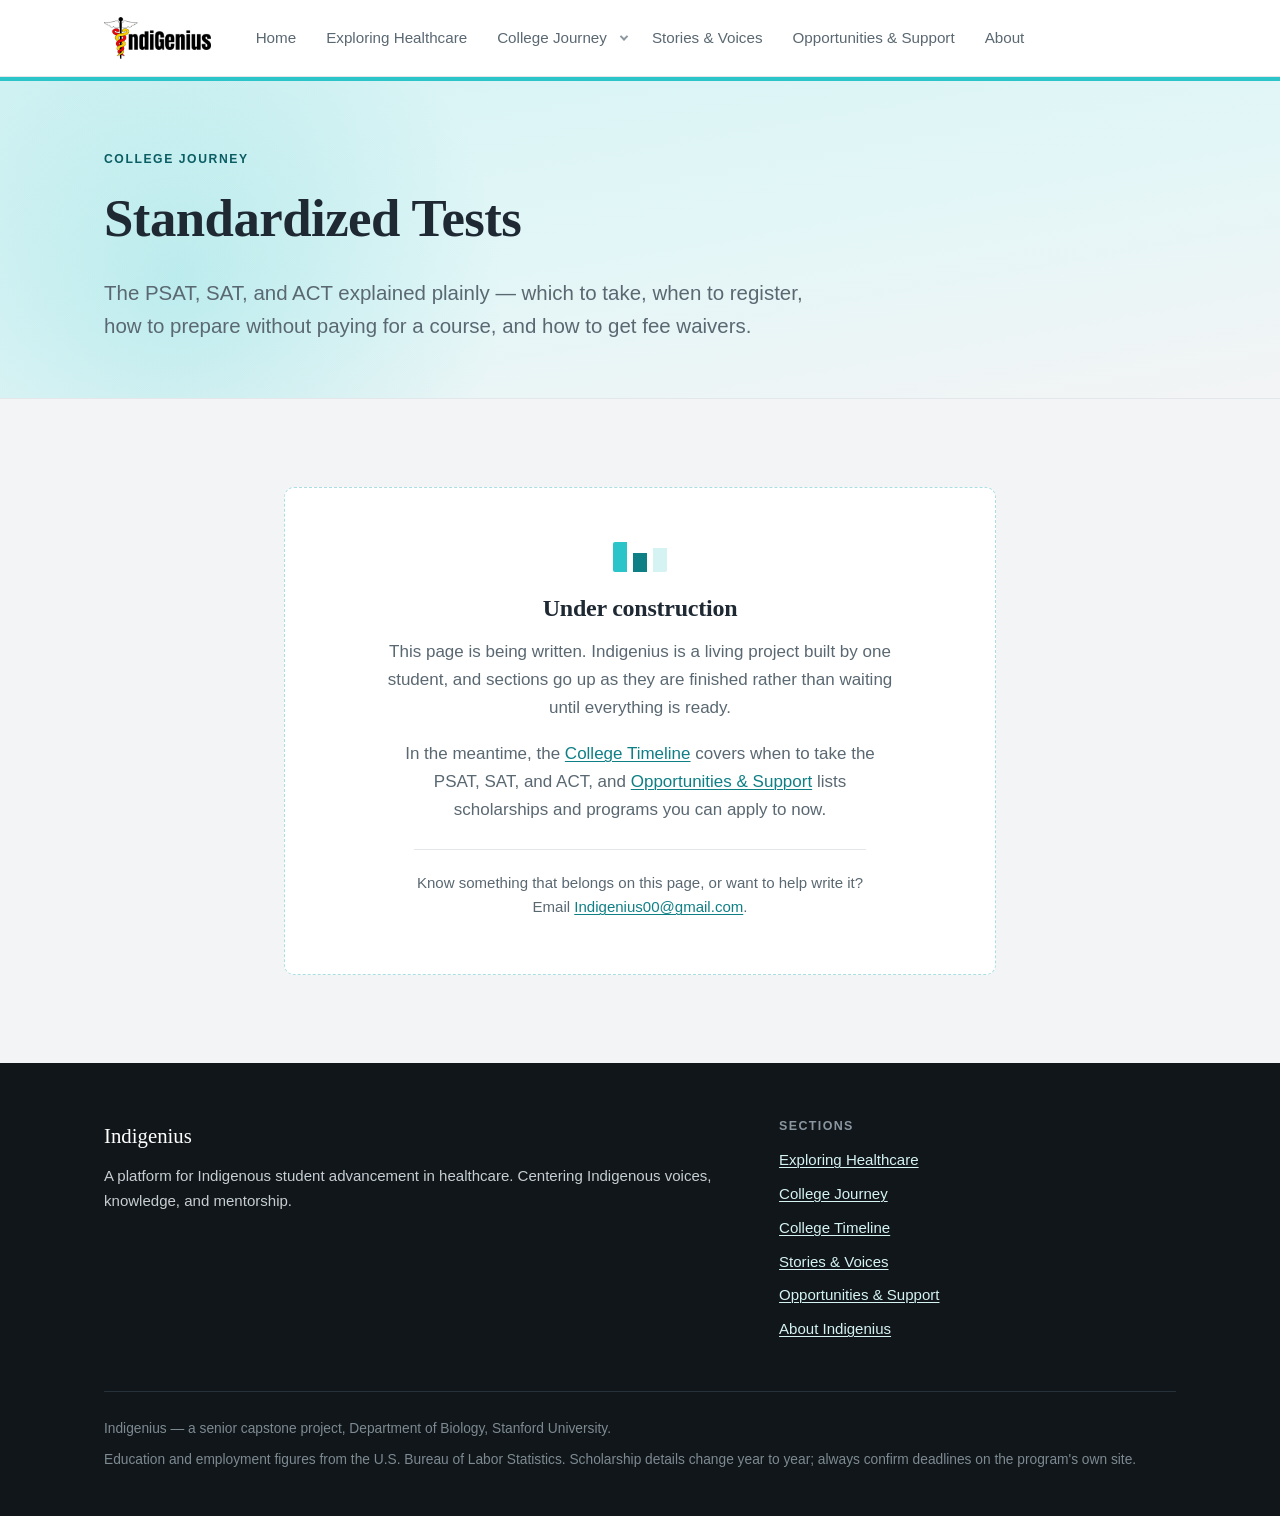
<file: public/standardized-tests.html>
<!DOCTYPE html>
<html lang="en">
<head>
<meta charset="utf-8">
<meta name="viewport" content="width=device-width, initial-scale=1">
<title>Standardized Tests — Indigenius</title>
<meta name="description" content="The PSAT, SAT, and ACT explained plainly — which to take, when to register, how to prepare without paying for a course, and how to get fee waivers.">
<meta name="robots" content="noindex">
<link rel="stylesheet" href="styles.css">
<link rel="icon" href="favicon.png" type="image/png">
<link rel="apple-touch-icon" href="favicon.png">
</head>
<body>
<a class="skip" href="#main">Skip to content</a>

<header class="site-header">
  <div class="wrap header-inner">
    <a class="brand" href="index.html">
      <img class="brand-logo" src="logo.png" alt="IndiGenius" width="1226" height="480">
    </a>
    <button class="nav-toggle" aria-expanded="false" aria-controls="nav">Menu</button>
    <nav class="nav" id="nav" aria-label="Main">
      <a href="index.html">Home</a>
      <a href="exploring-healthcare.html">Exploring Healthcare</a>
      <div class="navitem">
        <a href="college-journey.html">College Journey</a>
        <button class="navitem-toggle" type="button" aria-expanded="false" aria-label="Show College Journey pages"></button>
        <div class="submenu">
          <a href="college-timeline.html">College Timeline</a>
          <a href="college-essays.html">College Essays</a>
          <a href="standardized-tests.html">Standardized Tests</a>
        </div>
      </div>
      <a href="stories-and-voices.html">Stories &amp; Voices</a>
      <a href="opportunities.html">Opportunities &amp; Support</a>
      <a href="about.html">About</a>
    </nav>
  </div>
</header>

<main id="main">

  <section class="page-head">
    <div class="wrap">
      <p class="eyebrow">College Journey</p>
      <h1>Standardized Tests</h1>
      <p class="lede">The PSAT, SAT, and ACT explained plainly — which to take, when to register, how to prepare without paying for a course, and how to get fee waivers.</p>
    </div>
  </section>

  <section class="section">
    <div class="wrap wrap-narrow">

      <div class="underconstruction">
        <span class="uc-mark" aria-hidden="true"></span>
        <h2>Under construction</h2>
        <p>This page is being written. Indigenius is a living project built by one student, and sections go up as they are finished rather than waiting until everything is ready.</p>
        <p>In the meantime, the <a href="college-timeline.html">College Timeline</a> covers when to take the PSAT, SAT, and ACT, and <a href="opportunities.html">Opportunities &amp; Support</a> lists scholarships and programs you can apply to now.</p>
        <p class="uc-ask">Know something that belongs on this page, or want to help write it? Email <a href="mailto:Indigenius00@gmail.com">Indigenius00@gmail.com</a>.</p>
      </div>

    </div>
  </section>

</main>

<footer class="site-footer">
  <div class="wrap">
    <div class="footer-grid">
      <div>
        <p class="footer-brand">Indigenius</p>
        <p>A platform for Indigenous student advancement in healthcare. Centering Indigenous voices, knowledge, and mentorship.</p>
      </div>
      <div>
        <h4>Sections</h4>
        <ul>
          <li><a href="exploring-healthcare.html">Exploring Healthcare</a></li>
          <li><a href="college-journey.html">College Journey</a></li>
          <li><a href="college-timeline.html">College Timeline</a></li>
          <li><a href="stories-and-voices.html">Stories &amp; Voices</a></li>
          <li><a href="opportunities.html">Opportunities &amp; Support</a></li>
          <li><a href="about.html">About Indigenius</a></li>
        </ul>
      </div>
    </div>
    <div class="footer-bottom">
      <p>Indigenius — a senior capstone project, Department of Biology, Stanford University.</p>
      <p>Education and employment figures from the U.S. Bureau of Labor Statistics. Scholarship details change year to year; always confirm deadlines on the program's own site.</p>
    </div>
  </div>
</footer>

<script>
  var t = document.querySelector('.nav-toggle');
  var n = document.getElementById('nav');
  t.addEventListener('click', function () {
    var open = n.classList.toggle('open');
    t.setAttribute('aria-expanded', open ? 'true' : 'false');
  });

  document.querySelectorAll('.navitem').forEach(function (item) {
    var btn = item.querySelector('.navitem-toggle');
    if (!btn) return;
    btn.addEventListener('click', function (e) {
      e.preventDefault();
      var open = item.classList.toggle('is-open');
      btn.setAttribute('aria-expanded', open ? 'true' : 'false');
    });
  });
  document.addEventListener('click', function (e) {
    document.querySelectorAll('.navitem.is-open').forEach(function (item) {
      if (item.contains(e.target)) return;
      item.classList.remove('is-open');
      var b = item.querySelector('.navitem-toggle');
      if (b) b.setAttribute('aria-expanded', 'false');
    });
  });
</script>

</body>
</html>
</file>
<file: public/styles.css>
/* Indigenius — shared styles */

:root {
  /* Turquoise — emphasis */
  --mist:          #d6f3f4;
  --accent-bright: #2bc4c9;
  --accent:        #0f7f86;
  --accent-dark:   #0c6b71;
  --accent-on-mist:#0a5d63;  /* small text on the mist tint — AA */

  /* Light gray — space and structure */
  --white:         #ffffff;
  --gray-bg:       #f3f4f5;
  --gray-200:      #e4e7e9;
  --border:        #e4e7e9;

  /* Neutral text (palette colors are not legible at body size) */
  --ink:           #1f2933;
  --ink-soft:      #5a6872;
  --ink-faint:     #8a96a0;

  --radius:      10px;
  --shadow:      0 1px 2px rgba(31, 41, 51, .05), 0 8px 24px -12px rgba(31, 41, 51, .14);
  --serif:       "Iowan Old Style", "Palatino Linotype", Palatino, Georgia, "Times New Roman", serif;
  --sans:        -apple-system, BlinkMacSystemFont, "Segoe UI", Inter, Helvetica, Arial, sans-serif;
  --wrap:        1120px;
}

*, *::before, *::after { box-sizing: border-box; }

html { scroll-behavior: smooth; }

body {
  margin: 0;
  background: var(--gray-bg);
  color: var(--ink);
  font-family: var(--sans);
  font-size: 17px;
  line-height: 1.65;
  -webkit-font-smoothing: antialiased;
}

img { max-width: 100%; display: block; }

[hidden] { display: none !important; }

a { color: var(--accent); text-decoration-thickness: 1px; text-underline-offset: 2px; }
a:hover { color: var(--accent-dark); }

h1, h2, h3, h4 {
  font-family: var(--serif);
  font-weight: 600;
  line-height: 1.2;
  letter-spacing: -0.01em;
  margin: 0 0 .5em;
}

h1 { font-size: clamp(2.1rem, 5vw, 3.3rem); }
h2 { font-size: clamp(1.6rem, 3.4vw, 2.2rem); }
h3 { font-size: 1.22rem; }

p { margin: 0 0 1.1em; }
p:last-child { margin-bottom: 0; }

.wrap {
  width: 100%;
  max-width: var(--wrap);
  margin-inline: auto;
  padding-inline: 24px;
}

.wrap-narrow { max-width: 760px; }

/* ---------- Skip link ---------- */

.skip {
  position: absolute;
  left: -9999px;
  top: 0;
  background: var(--accent);
  color: #fff;
  padding: 12px 18px;
  z-index: 100;
  border-radius: 0 0 var(--radius) 0;
}
.skip:focus { left: 0; }

/* ---------- Header ---------- */

.site-header {
  background: var(--white);
  border-bottom: 1px solid var(--border);
  position: sticky;
  top: 0;
  z-index: 40;
}

.header-inner {
  display: grid;
  grid-template-columns: 1fr auto 1fr;   /* equal side columns => nav sits on the page centre */
  align-items: center;
  gap: 20px;
  min-height: 76px;
}

.brand {
  grid-column: 1;
  justify-self: start;
  display: inline-flex;
  align-items: center;
  text-decoration: none;
  min-width: 0;
}

.brand-logo {
  height: 42px;
  width: auto;
  display: block;
}

/* six items will not always fit on one line — let the nav wrap rather than
   squeeze, and let it use the brand's spare column width before it does */
.nav {
  grid-column: 2;
  justify-self: center;
  display: flex;
  flex-wrap: wrap;
  justify-content: center;
  align-items: center;
  gap: 2px 4px;
  padding: 8px 0;
}

.nav a {
  color: var(--ink-soft);
  text-decoration: none;
  font-size: .95rem;
  font-weight: 500;
  padding: 8px 13px;
  border-radius: 7px;
  white-space: nowrap;
}
.nav a:hover { background: var(--gray-200); color: var(--ink); }
.nav a[aria-current="page"] { color: var(--accent-on-mist); background: var(--mist); }

.nav-toggle {
  display: none;
  background: none;
  border: 1px solid var(--border);
  border-radius: 7px;
  padding: 8px 11px;
  font-size: .9rem;
  font-weight: 500;
  color: var(--ink);
  cursor: pointer;
}


/* below this the centred column gets tight, so give the nav the full width
   and let it run wider rather than wrapping each label */
@media (max-width: 1180px) {
  .header-inner { grid-template-columns: auto 1fr; }
  .nav { grid-column: 2; justify-self: end; }
}

@media (max-width: 1000px) {
  .header-inner {
    grid-template-columns: auto 1fr;
    min-height: 68px;
  }
  .brand { grid-column: 1; }
  .nav-toggle { display: block; grid-column: 2; justify-self: end; }
  .nav {
    grid-column: 1 / -1;
    display: none;
    position: absolute;
    top: 100%;
    left: 0;
    right: 0;
    flex-direction: column;
    align-items: stretch;
    background: var(--white);
    border-bottom: 1px solid var(--border);
    padding: 10px 18px 18px;
    gap: 2px;
    box-shadow: var(--shadow);
    z-index: 30;
  }
  .nav.open { display: flex; }
  .nav a { padding: 12px 13px; }
  .site-header { position: relative; }
  .brand-logo { height: 38px; }
}

@media (max-width: 520px) {
  .brand-logo { height: 34px; }
}

/* ---------- Hero ---------- */

.hero {
  position: relative;
  background: linear-gradient(170deg, var(--mist) 0%, #e3f6f7 48%, var(--gray-bg) 100%);
  border-bottom: 1px solid var(--border);
  padding: clamp(48px, 7vw, 80px) 0 clamp(52px, 8vw, 88px);
  overflow: hidden;
}

/* bright turquoise hairline so the band is anchored by the accent colour */
.hero::before {
  content: "";
  position: absolute;
  inset: 0 0 auto 0;
  height: 4px;
  background: var(--accent-bright);
}

/* soft turquoise bloom behind the mark — depth without another hard edge */
.hero::after {
  content: "";
  position: absolute;
  top: -28%;
  left: 50%;
  width: min(760px, 95vw);
  aspect-ratio: 1;
  transform: translateX(-50%);
  background: radial-gradient(circle, rgba(43,196,201,.22) 0%, rgba(43,196,201,0) 68%);
  pointer-events: none;
}

.hero > .wrap { position: relative; z-index: 1; }

/* ---------- Centred hero (home page) ---------- */

.hero-centered { text-align: center; }

.hero-logo {
  height: clamp(104px, 15vw, 184px);
  width: auto;
  margin: 0 auto clamp(20px, 3vw, 32px);
}

.hero-centered h1 { max-width: 18ch; margin-inline: auto; }
.hero-centered .lede { margin-inline: auto; }
/* consecutive hero ledes read as one passage, not separated blocks */
.hero-centered .lede:has(+ .lede) { margin-bottom: 0.35em; }
.hero-centered .hero-actions { justify-content: center; }

/* on the tinted ground the standard accent is 4.09:1 — use the darker tone */
.hero .eyebrow { color: var(--accent-on-mist); }
.hero-centered .eyebrow { margin-bottom: 14px; }

/* hero quick links: solid white on the tinted ground, filling turquoise on hover */
.hero .btn-ghost {
  background: var(--white);
  color: var(--ink);
  border-color: #9fd9dc;
  transition: background .15s ease, border-color .15s ease, color .15s ease;
}
.hero .btn-ghost:hover,
.hero .btn-ghost:focus-visible {
  background: var(--accent);
  border-color: var(--accent);
  color: #fff;
}

.eyebrow {
  text-transform: uppercase;
  letter-spacing: .13em;
  font-size: .76rem;
  font-weight: 700;
  color: var(--accent);
  margin: 0 0 18px;
}

/* Keeps an eyebrow's own capitalisation instead of forcing all-caps */
.eyebrow-cased {
  text-transform: none;
  letter-spacing: .04em;
  font-size: .95rem;
}

.hero h1 { max-width: 16ch; margin-bottom: .35em; }

.lede {
  font-size: clamp(1.08rem, 2vw, 1.28rem);
  color: var(--ink-soft);
  max-width: 62ch;
  line-height: 1.6;
}

.hero-actions {
  display: flex;
  flex-wrap: wrap;
  gap: 12px;
  margin-top: 32px;
}

.btn {
  display: inline-block;
  padding: 12px 22px;
  border-radius: 8px;
  font-size: .97rem;
  font-weight: 600;
  text-decoration: none;
  border: 1px solid transparent;
  transition: background .15s ease, border-color .15s ease;
}

.btn-primary { background: var(--accent); color: #fff; }
.btn-primary:hover { background: var(--accent-dark); color: #fff; }

.btn-ghost { background: transparent; color: var(--ink); border-color: var(--border); }
.btn-ghost:hover { background: var(--white); color: var(--ink); border-color: var(--ink-faint); }

/* ---------- Page head (interior pages) ---------- */

/* same turquoise band as the home hero, scaled down for interior pages */
.page-head {
  position: relative;
  background: linear-gradient(170deg, var(--mist) 0%, #e3f6f7 52%, var(--gray-bg) 100%);
  border-bottom: 1px solid var(--border);
  padding: clamp(44px, 6vw, 72px) 0 clamp(36px, 5vw, 56px);
  overflow: hidden;
}

/* the bright accent hairline that anchors the band */
.page-head::before {
  content: "";
  position: absolute;
  inset: 0 0 auto 0;
  height: 4px;
  background: var(--accent-bright);
}

/* soft bloom, pulled left to sit behind the left-aligned heading */
.page-head::after {
  content: "";
  position: absolute;
  top: -42%;
  left: 0;
  width: min(680px, 90vw);
  aspect-ratio: 1;
  transform: translateX(-24%);
  background: radial-gradient(circle, rgba(43,196,201,.20) 0%, rgba(43,196,201,0) 68%);
  pointer-events: none;
}

.page-head > .wrap { position: relative; z-index: 1; }
.page-head h1 { max-width: 20ch; }

/* on the tinted ground the standard accent is 4.09:1 — use the darker tone */
.page-head .eyebrow { color: var(--accent-on-mist); }

/* ---------- Mission statement (About) ---------- */

/* turquoise ground, logo above a white card — the mark overlaps the card edge */
.mission {
  position: relative;
  background: var(--white);
  border-bottom: 1px solid var(--border);
  padding: clamp(40px, 6vw, 68px) 0 clamp(52px, 7vw, 86px);
  overflow: hidden;
  text-align: center;
}

.mission::after {
  content: "";
  position: absolute;
  top: -34%;
  left: 50%;
  width: min(760px, 95vw);
  aspect-ratio: 1;
  transform: translateX(-50%);
  background: radial-gradient(circle, rgba(43,196,201,.10) 0%, rgba(43,196,201,0) 68%);
  pointer-events: none;
}

.mission > .wrap { position: relative; z-index: 1; }

.mission-logo {
  height: clamp(84px, 11vw, 132px);
  width: auto;
  display: block;
  margin: 0 auto clamp(14px, 2vw, 24px);
  position: relative;
  z-index: 2;
}

.mission-card {
  background: linear-gradient(165deg, var(--mist) 0%, #bfebed 52%, #d9f4f5 100%);
  border: 1px solid #a9e2e5;
  border-radius: var(--radius);
  box-shadow: var(--shadow);
  max-width: 760px;
  margin: 0 auto;
  padding: clamp(40px, 5vw, 56px) clamp(24px, 4vw, 54px) clamp(32px, 4vw, 46px);
}

.mission-card h2 {
  display: inline-block;
  border-bottom: 3px solid var(--accent-on-mist);
  padding-bottom: .12em;
  margin-bottom: .7em;
  color: var(--ink);
}

/* on the mist tint the soft gray drops below AA — use full-strength ink */
.mission-card p {
  font-size: clamp(1.08rem, 2vw, 1.28rem);
  line-height: 1.6;
  color: var(--ink);
  margin: 0;
}

/* ---------- Sections ---------- */

.section { padding: clamp(52px, 7vw, 88px) 0; }
.section + .section { border-top: 1px solid var(--border); }
.section-paper { background: var(--white); }

.section-head { max-width: 66ch; margin-bottom: 38px; }
.section-head p { color: var(--ink-soft); }

/* ---------- Stats ---------- */

.stats {
  display: grid;
  grid-template-columns: repeat(auto-fit, minmax(190px, 1fr));
  gap: 1px;
  background: var(--border);
  border: 1px solid var(--border);
  border-radius: var(--radius);
  overflow: hidden;
}

.stat {
  background: var(--white);
  padding: 26px 24px;
  border-top: 3px solid var(--accent-bright);
  position: relative;
  transition: background .18s ease, box-shadow .18s ease, transform .18s ease;
}

/* hovering a figure lifts it out of the grid and deepens the turquoise */
.stat:hover,
.stat:focus-within {
  background: var(--mist);
  transform: translateY(-3px);
  box-shadow: 0 10px 22px -12px rgba(31, 41, 51, .3);
  z-index: 1;
}

.stat-num {
  font-family: var(--serif);
  font-size: 2.4rem;
  font-weight: 600;
  color: var(--accent);
  line-height: 1;
  display: block;
  margin-bottom: 10px;
  transition: color .18s ease, transform .18s ease;
  transform-origin: left center;
}

.stat:hover .stat-num,
.stat:focus-within .stat-num {
  color: var(--accent-dark);
  transform: scale(1.09);
}

.stat-label {
  font-size: .93rem;
  color: var(--ink-soft);
  line-height: 1.45;
  transition: color .18s ease;
}

.stat:hover .stat-label,
.stat:focus-within .stat-label { color: var(--ink); }

/* respect a reduced-motion preference: keep the colour shift, drop the movement */
@media (prefers-reduced-motion: reduce) {
  .stat,
  .stat-num { transition: background .18s ease, color .18s ease; }
  .stat:hover,
  .stat:focus-within { transform: none; }
  .stat:hover .stat-num,
  .stat:focus-within .stat-num { transform: none; }
}

.source-note {
  font-size: .83rem;
  color: var(--ink-faint);
  margin-top: 16px;
}
.source-note a { color: var(--ink-faint); }

/* ---------- Card grid ---------- */

.grid {
  display: grid;
  gap: 22px;
}
.grid-3 { grid-template-columns: repeat(auto-fit, minmax(280px, 1fr)); }
.grid-2 { grid-template-columns: repeat(auto-fit, minmax(330px, 1fr)); }

.card {
  background: var(--white);
  border: 1px solid var(--border);
  border-radius: var(--radius);
  padding: 28px;
  display: flex;
  flex-direction: column;
}
.card h3 { margin-bottom: .4em; }
.card p { color: var(--ink-soft); font-size: .97rem; }

.card-link {
  text-decoration: none;
  color: inherit;
  transition: border-color .15s ease, transform .15s ease;
}
.card-link:hover {
  border-color: var(--accent-bright);
  color: inherit;
  transform: translateY(-2px);
}
.card-more {
  margin-top: auto;
  padding-top: 18px;
  color: var(--accent);
  font-weight: 600;
  font-size: .93rem;
}


/* ---------- Pillars (three A's) ---------- */

.pillar {
  background: var(--white);
  border: 1px solid var(--border);
  border-left: 3px solid var(--accent);
  border-radius: var(--radius);
  padding: 26px 28px;
  transition: background .18s ease, box-shadow .18s ease, transform .18s ease, border-left-width .18s ease;
}
.pillar:nth-child(2) { border-left-color: var(--accent-bright); }
.pillar:nth-child(3) { border-left-color: var(--ink-faint); }
.pillar h3 {
  margin-bottom: .35em;
  transition: color .18s ease;
}
.pillar p {
  color: var(--ink-soft);
  font-size: .97rem;
  margin: 0;
  transition: color .18s ease;
}

/* hovering a pillar lifts it and thickens its accent edge */
.pillar:hover,
.pillar:focus-within {
  background: var(--mist);
  border-left-width: 7px;
  transform: translateY(-3px);
  box-shadow: 0 10px 22px -12px rgba(31, 41, 51, .3);
}

.pillar:hover h3,
.pillar:focus-within h3 { color: var(--accent-dark); }

.pillar:hover p,
.pillar:focus-within p { color: var(--ink); }

@media (prefers-reduced-motion: reduce) {
  .pillar { transition: background .18s ease; }
  .pillar:hover,
  .pillar:focus-within { transform: none; border-left-width: 3px; }
}

/* ---------- Nav dropdown ---------- */

.navitem { position: relative; display: flex; align-items: center; }

.navitem-toggle {
  display: inline-flex;
  align-items: center;
  justify-content: center;
  width: 22px;
  height: 22px;
  margin-left: -7px;
  padding: 0;
  background: none;
  border: 0;
  cursor: pointer;
}
.navitem-toggle::after {
  content: "";
  width: 6px;
  height: 6px;
  border-right: 2px solid var(--ink-faint);
  border-bottom: 2px solid var(--ink-faint);
  transform: rotate(45deg) translate(-1px, -1px);
  transition: transform .18s ease, border-color .18s ease;
}
.navitem:hover .navitem-toggle::after,
.navitem-toggle[aria-expanded="true"]::after { border-color: var(--accent); }
.navitem-toggle[aria-expanded="true"]::after { transform: rotate(225deg) translate(-2px, -2px); }
.navitem-toggle:focus-visible { outline: 2px solid var(--accent); outline-offset: 2px; border-radius: 4px; }

.submenu {
  position: absolute;
  top: calc(100% + 6px);
  left: 50%;
  transform: translateX(-50%) translateY(-6px);
  min-width: 190px;
  background: var(--white);
  border: 1px solid var(--border);
  border-top: 3px solid var(--accent-bright);
  border-radius: var(--radius);
  box-shadow: var(--shadow);
  padding: 8px;
  display: flex;
  flex-direction: column;
  gap: 1px;
  opacity: 0;
  visibility: hidden;
  transition: opacity .16s ease, transform .16s ease, visibility .16s;
  z-index: 50;
}

/* hover bridge so the menu does not close as the cursor crosses the gap */
.submenu::before {
  content: "";
  position: absolute;
  top: -12px;
  left: 0; right: 0;
  height: 12px;
}

.navitem:hover .submenu,
.navitem:focus-within .submenu,
.navitem.is-open .submenu {
  opacity: 1;
  visibility: visible;
  transform: translateX(-50%) translateY(0);
}

.submenu a {
  font-size: .9rem;
  padding: 9px 13px;
  color: var(--ink-soft);
  border-radius: 6px;
  white-space: nowrap;
}
.submenu a:hover { background: var(--mist); color: var(--accent-on-mist); }

/* ---------- Overview panel (College Journey) ---------- */

.overview-panel {
  background: linear-gradient(165deg, var(--mist) 0%, #e3f6f7 55%, #f2fbfb 100%);
  border: 1px solid #a9dfe2;
  border-radius: var(--radius);
  padding: clamp(26px, 3vw, 36px) clamp(24px, 3vw, 34px);
  margin-bottom: 20px;
  text-align: center;
}

.overview-panel h2 {
  font-size: 1.45rem;
  color: var(--accent-on-mist);
  margin-bottom: .6em;
}

/* full-strength ink: the soft gray drops below AA on the mist tint.
   No max-width — the text runs the panel's full width to match the rows below. */
.overview-panel p {
  color: var(--ink);
  margin: 0;
}
.overview-panel strong { color: var(--accent-on-mist); }

/* ---------- Row cards (College Journey) ---------- */

.rowcards {
  display: flex;
  flex-direction: column;
  gap: 16px;
}

.rowcard {
  display: grid;
  grid-template-columns: minmax(180px, 250px) 1fr auto;
  align-items: center;
  gap: 28px;
  background: var(--white);
  border: 1px solid var(--border);
  border-left: 4px solid var(--accent-bright);
  border-radius: var(--radius);
  padding: 26px 30px;
  text-decoration: none;
  transition: background .18s ease, border-color .18s ease, box-shadow .18s ease, transform .18s ease;
}

.rowcard:hover {
  background: var(--mist);
  border-color: #a9dfe2;
  border-left-color: var(--accent);
  box-shadow: 0 10px 22px -14px rgba(31, 41, 51, .35);
  transform: translateY(-2px);
}
.rowcard:focus-visible { outline: 2px solid var(--accent); outline-offset: 3px; }

.rowcard-title {
  font-family: var(--serif);
  font-size: 1.3rem;
  font-weight: 600;
  color: var(--ink);
  line-height: 1.25;
}

.rowcard-badge {
  display: block;
  width: fit-content;
  margin-top: 8px;
  font-family: var(--sans);
  font-size: .66rem;
  font-weight: 700;
  text-transform: uppercase;
  letter-spacing: .1em;
  color: var(--ink-soft);
  background: var(--gray-200);
  border-radius: 999px;
  padding: 4px 10px;
}
.rowcard:hover .rowcard-badge { background: var(--white); color: var(--accent-on-mist); }

.rowcard-text {
  color: var(--ink-soft);
  font-size: .96rem;
  line-height: 1.6;
}
.rowcard:hover .rowcard-text { color: var(--ink); }

.rowcard-arrow {
  flex: none;
  width: 10px;
  height: 10px;
  border-right: 2.5px solid var(--accent);
  border-top: 2.5px solid var(--accent);
  transform: rotate(45deg);
  transition: transform .18s ease;
}
.rowcard:hover .rowcard-arrow { transform: rotate(45deg) translate(3px, -3px); }

.rowcard-soon { border-left-color: var(--gray-200); }
.rowcard-soon:hover { border-left-color: var(--ink-faint); }
.rowcard-soon .rowcard-arrow { border-color: var(--ink-faint); }

/* stacked once the three columns stop fitting */
@media (max-width: 720px) {
  .rowcard {
    grid-template-columns: 1fr auto;
    gap: 10px 20px;
    padding: 22px 24px;
  }
  .rowcard-text { grid-column: 1 / -1; }
}

@media (prefers-reduced-motion: reduce) {
  .rowcard { transition: background .18s ease; }
  .rowcard:hover { transform: none; }
  .rowcard:hover .rowcard-arrow { transform: rotate(45deg); }
}

/* ---------- Under construction pages ---------- */

.underconstruction {
  background: var(--white);
  border: 1px dashed #a9dfe2;
  border-radius: var(--radius);
  padding: clamp(36px, 5vw, 54px) clamp(24px, 4vw, 48px);
  text-align: center;
}

.underconstruction h2 {
  font-size: 1.5rem;
  margin-bottom: .6em;
}

.underconstruction p {
  color: var(--ink-soft);
  max-width: 54ch;
  margin-inline: auto;
}
.underconstruction p + p { margin-top: 1em; }

.underconstruction .uc-ask {
  margin-top: 1.6em;
  padding-top: 1.4em;
  border-top: 1px solid var(--border);
  font-size: .94rem;
}

/* three turquoise bars, a plain "being built" mark rather than an emoji */
.uc-mark {
  display: block;
  width: 54px;
  height: 30px;
  margin: 0 auto 22px;
  background:
    linear-gradient(var(--accent-bright), var(--accent-bright)) left   bottom / 14px 30px no-repeat,
    linear-gradient(var(--accent), var(--accent))               center bottom / 14px 19px no-repeat,
    linear-gradient(var(--mist), var(--mist))                   right  bottom / 14px 24px no-repeat;
  border-radius: 2px;
}

/* a card for a section that is not written yet */
.card-soon { position: relative; }

.card-badge {
  display: inline-block;
  align-self: flex-start;
  font-size: .68rem;
  font-weight: 700;
  text-transform: uppercase;
  letter-spacing: .1em;
  color: var(--ink-soft);
  background: var(--gray-200);
  border-radius: 999px;
  padding: 4px 10px;
  margin-bottom: 12px;
}

.card-soon .card-cta { color: var(--ink-faint); }
.card-soon:hover .card-badge { background: var(--mist); color: var(--accent-on-mist); }

/* ---------- Visual roadmap (College Timeline) ---------- */

.roadmap {
  list-style: none;
  margin: 0 0 38px;
  padding: 0;
  display: grid;
  grid-template-columns: repeat(6, 1fr);
  gap: 0;
  counter-reset: step;
}

.roadmap-step {
  position: relative;
  text-align: center;
  padding: 0 10px;
}

/* the connecting line, drawn as a bar behind each dot */
.roadmap-step::before {
  content: "";
  position: absolute;
  top: 46px;
  left: 0;
  right: 0;
  height: 3px;
  background: var(--mist);
}
.roadmap-step:first-child::before { left: 50%; }
.roadmap-step:last-child::before { right: 50%; }

.roadmap-grade {
  display: block;
  font-size: .72rem;
  font-weight: 700;
  text-transform: uppercase;
  letter-spacing: .09em;
  color: var(--accent);
  margin-bottom: 14px;
  min-height: 2.6em;
}

.roadmap-dot {
  position: relative;
  z-index: 1;
  display: block;
  width: 19px;
  height: 19px;
  margin: 0 auto 16px;
  border-radius: 50%;
  background: var(--white);
  border: 4px solid var(--accent-bright);
  transition: transform .18s ease, border-color .18s ease;
}

.roadmap-3 { grid-template-columns: repeat(3, 1fr); }

.roadmap-label {
  display: block;
  font-size: .95rem;
  font-weight: 600;
  line-height: 1.4;
  color: var(--ink);
}

/* a stage carrying two actions lists them one per line */
.roadmap-label span {
  display: block;
  margin-top: 7px;
}

.roadmap-step:hover .roadmap-dot {
  transform: scale(1.25);
  border-color: var(--accent);
}

/* stacked and vertical once six across stops fitting */
@media (max-width: 820px) {
  .roadmap,
  .roadmap-3 {
    grid-template-columns: 1fr;
    gap: 0;
    max-width: 440px;
    margin-inline: auto;
  }
  .roadmap-step {
    display: grid;
    grid-template-columns: 19px 1fr;
    column-gap: 18px;
    text-align: left;
    padding: 0 0 26px 0;
  }
  .roadmap-step::before {
    top: 10px;
    bottom: -10px;
    left: 8px;
    right: auto;
    width: 3px;
    height: auto;
  }
  .roadmap-step:first-child::before { left: 8px; top: 10px; }
  .roadmap-step:last-child::before { display: none; }
  .roadmap-dot { grid-row: 1 / span 2; margin: 0; }
  .roadmap-grade { grid-column: 2; margin-bottom: 3px; min-height: 0; }
  .roadmap-label { grid-column: 2; }
}

@media (prefers-reduced-motion: reduce) {
  .roadmap-dot { transition: none; }
  .roadmap-step:hover .roadmap-dot { transform: none; }
}

/* ---------- College timeline ---------- */

.grade-note {
  color: var(--ink-soft);
  font-size: 1rem;
  margin-bottom: 26px;
}

/* each season is a step on a vertical line running down the year */
.season {
  position: relative;
  padding-left: 26px;
  padding-bottom: 26px;
  border-left: 2px solid var(--mist);
}
.season:last-child { border-left-color: transparent; padding-bottom: 4px; }

.season::before {
  content: "";
  position: absolute;
  left: -7px;
  top: 7px;
  width: 12px;
  height: 12px;
  border-radius: 50%;
  background: var(--white);
  border: 3px solid var(--accent-bright);
}

.season h3,
.season h4 {
  font-size: 1.05rem;
  font-family: var(--sans);
  font-weight: 700;
  letter-spacing: .02em;
  color: var(--accent-on-mist);
  margin: 0 0 10px;
}

/* a grade with no seasons inside it needs no line or marker */
.season-plain {
  border-left: 0;
  padding-left: 0;
  padding-bottom: 0;
}
.season-plain::before { display: none; }

.season ul {
  margin: 0;
  padding-left: 19px;
  color: var(--ink-soft);
}
.season li { margin-bottom: 11px; line-height: 1.6; }
.season li:last-child { margin-bottom: 0; }
.season strong { color: var(--ink); }

/* the grade groups reuse the Opportunities collapsible styling */
#main .group + .group { margin-top: 10px; }

@media (max-width: 520px) {
  .season { padding-left: 20px; }
}

/* ---------- Field search (Exploring Healthcare) ---------- */

.sr-only {
  position: absolute;
  width: 1px; height: 1px;
  padding: 0; margin: -1px;
  overflow: hidden;
  clip: rect(0 0 0 0);
  white-space: nowrap;
  border: 0;
}

.fieldsearch {
  position: relative;
  max-width: 520px;
  margin-bottom: 10px;
}

.fieldsearch input {
  width: 100%;
  font: inherit;
  font-size: 1rem;
  color: var(--ink);
  background: var(--white);
  border: 1px solid var(--border);
  border-radius: 999px;
  padding: 13px 44px 13px 46px;
  transition: border-color .15s ease, box-shadow .15s ease;
  -webkit-appearance: none;
  appearance: none;
}
.fieldsearch input::-webkit-search-cancel-button { display: none; }
.fieldsearch input::placeholder { color: var(--ink-faint); }
.fieldsearch input:focus {
  outline: none;
  border-color: var(--accent-bright);
  box-shadow: 0 0 0 3px rgba(43, 196, 201, .22);
}

/* magnifier drawn in CSS — circle plus handle */
.fieldsearch-icon {
  position: absolute;
  left: 18px;
  top: 50%;
  width: 13px;
  height: 13px;
  margin-top: -8px;
  border: 2px solid var(--ink-faint);
  border-radius: 50%;
  pointer-events: none;
}
.fieldsearch-icon::after {
  content: "";
  position: absolute;
  right: -6px;
  bottom: -4px;
  width: 7px;
  height: 2px;
  background: var(--ink-faint);
  transform: rotate(45deg);
}
.fieldsearch input:focus ~ .fieldsearch-icon,
.fieldsearch:focus-within .fieldsearch-icon { border-color: var(--accent); }
.fieldsearch:focus-within .fieldsearch-icon::after { background: var(--accent); }

.fieldsearch-clear {
  position: absolute;
  right: 8px;
  top: 50%;
  transform: translateY(-50%);
  width: 30px;
  height: 30px;
  border: 0;
  border-radius: 50%;
  background: transparent;
  color: var(--ink-soft);
  font-size: 1.25rem;
  line-height: 1;
  cursor: pointer;
}
.fieldsearch-clear:hover { background: var(--gray-200); color: var(--ink); }

.fieldsearch-count {
  font-size: .88rem;
  color: var(--ink-soft);
  min-height: 1.3em;
  margin: 0 0 20px;
}

.fieldsearch-empty {
  color: var(--ink-soft);
  background: var(--white);
  border: 1px dashed var(--border);
  border-radius: var(--radius);
  padding: 28px 26px;
  text-align: center;
}

/* ---------- Flip cards ---------- */

.flipgrid {
  display: grid;
  grid-template-columns: repeat(auto-fill, minmax(330px, 1fr));
  gap: 22px;
}

.flip {
  perspective: 1600px;
  min-height: 430px;
}

.flip-inner {
  position: relative;
  height: 100%;
  min-height: inherit;
}

/* Each face is rotated on its own rather than rotating a preserve-3d container —
   container 3D is unevenly supported, per-face rotation is not. */
.flip-face {
  position: absolute;
  inset: 0;
  display: flex;
  flex-direction: column;
  background: var(--white);
  border: 1px solid var(--border);
  border-top: 3px solid var(--accent-bright);
  border-radius: var(--radius);
  padding: 28px 26px 22px;
  -webkit-backface-visibility: hidden;
  backface-visibility: hidden;
  overflow: hidden;
  transition: transform .55s cubic-bezier(.3, .7, .3, 1), visibility 0s .28s,
              background .18s ease, border-color .18s ease, box-shadow .18s ease;
}

/* hover emphasis — the lift goes on the wrapper so it cannot disturb the
   rotateY transforms the faces depend on */
.flip { transition: transform .18s ease; }
.flip:hover,
.flip:focus-within { transform: translateY(-4px); z-index: 2; }

.flip:hover .flip-face,
.flip:focus-within .flip-face {
  background: var(--mist);
  border-color: #a9dfe2;
  border-top-color: var(--accent);
  box-shadow: 0 12px 26px -14px rgba(31, 41, 51, .35);
}

.flip:hover .flip-front h3,
.flip:focus-within .flip-front h3 { color: var(--accent-on-mist); }

.flip:hover .flip-overview,
.flip:focus-within .flip-overview { color: var(--ink); }

.flip:hover .flip-btn,
.flip:focus-within .flip-btn { border-color: #8ed2d6; }

.flip-front { transform: rotateY(0deg); visibility: visible; }
.flip-back {
  transform: rotateY(-180deg);
  visibility: hidden;
  border-top-color: var(--accent);
  background: linear-gradient(170deg, var(--white) 0%, #f6fcfc 100%);
}

.flip.is-flipped .flip-front { transform: rotateY(180deg); visibility: hidden; }
.flip.is-flipped .flip-back { transform: rotateY(0deg); visibility: visible; }

.flip-kicker {
  font-size: .76rem;
  font-weight: 700;
  text-transform: uppercase;
  letter-spacing: .1em;
  color: var(--accent);
  margin-bottom: 10px;
}

.flip-front h3 { font-size: 1.45rem; margin-bottom: .45em; }
.flip-back h4 {
  font-size: 1.12rem;
  margin-bottom: 1em;
  color: var(--accent-on-mist);
}

.flip-overview {
  color: var(--ink-soft);
  font-size: .96rem;
  margin-bottom: 20px;
}

/* back content scrolls inside the card rather than overflowing it */
.flip-scroll {
  flex: 1 1 auto;
  overflow-y: auto;
  padding-right: 6px;
  -webkit-overflow-scrolling: touch;
}
.flip-scroll::-webkit-scrollbar { width: 7px; }
.flip-scroll::-webkit-scrollbar-thumb { background: var(--gray-200); border-radius: 99px; }

.flip-label {
  font-size: .74rem;
  font-weight: 700;
  text-transform: uppercase;
  letter-spacing: .09em;
  color: var(--accent-on-mist);
  margin: 18px 0 7px;
}
.flip-scroll > .flip-label:first-of-type { margin-top: 0; }

.flip-scroll ul {
  margin: 0;
  padding-left: 19px;
  color: var(--ink-soft);
  font-size: .9rem;
}
.flip-scroll li { margin-bottom: 7px; line-height: 1.5; }
.flip-scroll p { color: var(--ink-soft); font-size: .9rem; line-height: 1.55; margin: 0; }
.flip-scroll strong { color: var(--ink); }

.flip-btn {
  margin-top: auto;
  align-self: flex-start;
  display: inline-flex;
  align-items: center;
  gap: 9px;
  background: transparent;
  border: 1px solid var(--border);
  border-radius: 999px;
  padding: 9px 18px;
  font: inherit;
  font-size: .9rem;
  font-weight: 600;
  color: var(--accent-on-mist);
  cursor: pointer;
  transition: background .15s ease, border-color .15s ease, color .15s ease;
}
.flip-btn:hover {
  background: var(--accent);
  border-color: var(--accent);
  color: #fff;
}
.flip-btn:focus-visible { outline: 2px solid var(--accent); outline-offset: 2px; }
.flip-btn-back { margin-top: 16px; }

/* chevrons */
.flip-arrow {
  width: 7px;
  height: 7px;
  border-right: 2px solid currentColor;
  border-top: 2px solid currentColor;
  transform: rotate(45deg);
}
.flip-arrow-back { transform: rotate(-135deg); }

/* a card arrived at from the nav dropdown gets a brief ring */
.flip.is-target .flip-face {
  border-color: var(--accent-bright);
  box-shadow: 0 0 0 3px rgba(43, 196, 201, .3);
}

@media (max-width: 420px) {
  .flipgrid { grid-template-columns: 1fr; }
  .flip { min-height: 470px; }
  .flip-face { padding: 24px 20px 18px; }
}

@media (prefers-reduced-motion: reduce) {
  .flip-face { transition: visibility 0s; }
  .flip { transition: none; }
  .flip:hover,
  .flip:focus-within { transform: none; }
}

/* ---------- Filters ---------- */

.filters {
  display: flex;
  flex-wrap: wrap;
  gap: 8px;
  margin-bottom: 30px;
  align-items: center;
}

/* on Exploring Healthcare the chips sit under the search box, so they need
   less space beneath them before the result count */
.fieldsearch + .filters { margin: 16px 0 6px; }
.chip:focus-visible { outline: 2px solid var(--accent); outline-offset: 2px; }

.filter-label {
  font-size: .85rem;
  font-weight: 600;
  color: var(--ink-faint);
  text-transform: uppercase;
  letter-spacing: .08em;
  margin-right: 6px;
}

.chip {
  background: var(--white);
  border: 1px solid var(--border);
  border-radius: 999px;
  padding: 7px 16px;
  font-size: .9rem;
  font-weight: 500;
  font-family: inherit;
  color: var(--ink-soft);
  cursor: pointer;
}
.chip:hover { border-color: var(--ink-faint); color: var(--ink); }
.chip[aria-pressed="true"] {
  background: var(--accent);
  border-color: var(--accent);
  color: #fff;
}

/* ---------- Career cards ---------- */

.career {
  background: var(--white);
  border: 1px solid var(--border);
  border-radius: var(--radius);
  padding: 26px;
  display: flex;
  flex-direction: column;
}

.career h3 { margin-bottom: .3em; }

.career-tag {
  display: inline-block;
  font-size: .76rem;
  font-weight: 700;
  text-transform: uppercase;
  letter-spacing: .08em;
  padding: 4px 10px;
  border-radius: 999px;
  margin-bottom: 14px;
  background: var(--mist);
  color: var(--accent-on-mist);
}
.career-tag.t-mid  { background: var(--gray-200); color: var(--ink); }
.career-tag.t-long { background: var(--accent); color: #fff; }

.career p { color: var(--ink-soft); font-size: .96rem; }

.career-facts {
  margin: 18px 0 0;
  padding: 18px 0 0;
  border-top: 1px solid var(--border);
  font-size: .91rem;
  display: grid;
  gap: 9px;
}
.career-facts div { display: flex; gap: 10px; }
.career-facts dt {
  flex: none;
  width: 92px;
  color: var(--ink-faint);
  font-weight: 600;
  text-transform: uppercase;
  letter-spacing: .05em;
  font-size: .76rem;
  padding-top: 2px;
}
.career-facts dd { margin: 0; color: var(--ink); }

/* ---------- Episodes ---------- */

.episode {
  background: var(--white);
  border: 1px solid var(--border);
  border-radius: var(--radius);
  overflow: hidden;
  margin-bottom: 26px;
}

.episode-body { padding: 30px; }

.episode-meta {
  font-size: .8rem;
  font-weight: 700;
  text-transform: uppercase;
  letter-spacing: .1em;
  color: var(--accent);
  margin-bottom: 12px;
}

.episode h3 { font-size: 1.5rem; margin-bottom: .2em; }

.episode-affil {
  color: var(--ink-soft);
  font-size: .97rem;
  margin-bottom: 18px;
}

.embed-slot {
  aspect-ratio: 16 / 9;
  background: var(--gray-200);
  border-bottom: 1px solid var(--border);
  display: flex;
  flex-direction: column;
  align-items: center;
  justify-content: center;
  text-align: center;
  padding: 24px;
  color: var(--ink-faint);
  font-size: .92rem;
}
.embed-slot strong { color: var(--ink-soft); display: block; margin-bottom: 6px; font-size: 1rem; }
.embed-slot iframe { width: 100%; height: 100%; border: 0; }

/* ---------- Click-to-load video player ---------- */
/* Shows the poster first; the YouTube iframe is only fetched on click, so the
   page stays fast and nothing is requested from YouTube until a visitor asks. */

.player {
  position: relative;
  display: block;
  width: 100%;
  aspect-ratio: 16 / 9;
  padding: 0;
  border: 0;
  border-bottom: 1px solid var(--border);
  background: var(--gray-200);
  cursor: pointer;
  overflow: hidden;
  font: inherit;
}

.player img {
  width: 100%;
  height: 100%;
  object-fit: cover;
  display: block;
  transition: transform .4s ease;
}
.player:hover img { transform: scale(1.03); }

.player iframe { width: 100%; height: 100%; border: 0; display: block; }

/* The iframe that replaces the poster on click — must inherit the poster's box,
   otherwise the browser falls back to the default 300x150 iframe size. */
.player-frame {
  display: block;
  width: 100%;
  aspect-ratio: 16 / 9;
  border: 0;
  border-bottom: 1px solid var(--border);
  background: #000;
}

.play-badge {
  position: absolute;
  inset: 0;
  margin: auto;
  width: 78px;
  height: 78px;
  border-radius: 50%;
  background: var(--accent);
  box-shadow: 0 6px 24px rgba(15, 127, 134, .4);
  display: grid;
  place-items: center;
  transition: transform .2s ease, background .2s ease;
}
.play-badge::after {
  content: "";
  width: 0;
  height: 0;
  margin-left: 6px;
  border-left: 22px solid #fff;
  border-top: 14px solid transparent;
  border-bottom: 14px solid transparent;
}
.player:hover .play-badge { transform: scale(1.08); background: var(--accent-dark); }
.player:focus-visible { outline: 3px solid var(--accent-bright); outline-offset: -3px; }

/* episode recorded but not yet hosted */
.player.is-pending { cursor: default; }
.player.is-pending img { filter: saturate(.35) brightness(.92); }
.player.is-pending .play-badge { background: var(--ink-faint); box-shadow: none; }
.player.is-pending:hover img { transform: none; }
.player.is-pending:hover .play-badge { transform: none; background: var(--ink-faint); }

.player-note {
  position: absolute;
  left: 50%;
  bottom: 16px;
  transform: translateX(-50%);
  background: rgba(31, 41, 51, .85);
  color: #fff;
  font-size: .82rem;
  font-weight: 600;
  padding: 6px 14px;
  border-radius: 999px;
  white-space: nowrap;
}

@media (max-width: 520px) {
  .play-badge { width: 60px; height: 60px; }
  .play-badge::after { border-left-width: 17px; border-top-width: 11px; border-bottom-width: 11px; }
}

details.questions {
  margin-top: 20px;
  border-top: 1px solid var(--border);
  padding-top: 18px;
}
details.questions summary {
  cursor: pointer;
  font-weight: 600;
  font-size: .95rem;
  color: var(--accent);
  list-style: none;
}
details.questions summary::-webkit-details-marker { display: none; }
details.questions summary::before { content: "▸ "; }
details.questions[open] summary::before { content: "▾ "; }
details.questions ul { margin: 16px 0 0; padding-left: 20px; color: var(--ink-soft); font-size: .95rem; }
details.questions li { margin-bottom: 9px; }

/* ---------- Resource list ---------- */

.resource {
  background: var(--white);
  border: 1px solid var(--border);
  border-radius: var(--radius);
  padding: 24px 26px;
  margin-bottom: 16px;
  display: flex;
  align-items: flex-start;
  gap: 24px;
}

.resource-main { flex: 1 1 auto; min-width: 0; }

/* logo sits in its own column on the right; the monogram is the fallback
   when no file exists at img/logos/<slug>.(svg|png|jpg) */
.resource-logo {
  flex: none;
  width: 118px;
  height: 118px;
  display: flex;
  align-items: center;
  justify-content: center;
}
.resource-logo img {
  /* --logo-scale lets a single mark be nudged up without resizing the column */
  max-width: calc(100% * var(--logo-scale, 1));
  max-height: calc(100% * var(--logo-scale, 1));
  width: auto;
  height: auto;
  object-fit: contain;
  display: block;
}

.resource-logo[data-logo="questbridge"] { --logo-scale: 1.22; }
.resource-logo .monogram {
  font-family: var(--serif);
  font-size: 1.5rem;
  font-weight: 600;
  letter-spacing: .02em;
  color: var(--accent);
}

@media (max-width: 620px) {
  .resource { gap: 16px; }
  .resource-logo { width: 76px; height: 76px; }
  .resource-logo .monogram { font-size: 1.05rem; }
}
.resource h3 { font-size: 1.14rem; margin-bottom: .3em; }
.resource h3 a { text-decoration: none; }
.resource h3 a:hover { text-decoration: underline; }
.resource p { color: var(--ink-soft); font-size: .96rem; margin-bottom: 0; }

.resource-tags {
  display: flex;
  flex-wrap: wrap;
  gap: 7px;
  margin-top: 14px;
}
.tag {
  font-size: .78rem;
  font-weight: 600;
  background: var(--gray-200);
  color: var(--ink-soft);
  padding: 4px 11px;
  border-radius: 999px;
}
.tag.deadline { background: var(--mist); color: var(--accent-on-mist); }
.tag.free { background: var(--accent); color: #fff; }

/* Opportunities: every resource tag reads as one neutral set, no colour ranking */
.resource-tags .tag,
.resource-tags .tag.deadline,
.resource-tags .tag.free {
  background: var(--gray-200);
  color: var(--ink-soft);
}

/* ---------- Collapsible section groups (Opportunities) ---------- */

.group { border: 0; }

.group > summary {
  list-style: none;
  cursor: pointer;
  display: flex;
  align-items: center;
  gap: 14px;
  padding: 4px 0;
}
.group > summary::-webkit-details-marker { display: none; }

.group > summary h2 { margin: 0; }

/* chevron rotates to point down when the group is open */
.group > summary::after {
  content: "";
  flex: none;
  width: 11px;
  height: 11px;
  margin-left: auto;
  border-right: 2.5px solid var(--accent);
  border-bottom: 2.5px solid var(--accent);
  transform: rotate(-45deg);
  transition: transform .18s ease;
}
.group[open] > summary::after { transform: rotate(45deg); }

.group > summary:hover h2 { color: var(--accent-on-mist); }
.group > summary:focus-visible { outline: 2px solid var(--accent); outline-offset: 4px; border-radius: 4px; }

.group-body { padding-top: 22px; }

/* ---------- Jump navigation ---------- */

.jumpnav {
  display: flex;
  flex-wrap: wrap;
  gap: 8px;
  margin-top: 26px;
}
.jumpnav a {
  background: var(--white);
  border: 1px solid var(--border);
  border-radius: 999px;
  padding: 7px 16px;
  font-size: .9rem;
  font-weight: 600;
  color: var(--accent-on-mist);
  text-decoration: none;
  white-space: nowrap;
}
.jumpnav a:hover,
.jumpnav a:focus-visible { background: var(--accent); border-color: var(--accent); color: #fff; }

/* on the tinted page head a grey hairline vanishes — tint it, and match the hero's hover fill */
.page-head .jumpnav a { border-color: #9fd9dc; transition: background .15s ease, border-color .15s ease, color .15s ease; }

/* a plain "also look at" list for links without a full card */
.minilist { list-style: none; margin: 0; padding: 0; }
.minilist li {
  padding: 12px 0;
  border-bottom: 1px solid var(--border);
  font-size: .96rem;
  color: var(--ink-soft);
}
.minilist li:last-child { border-bottom: 0; }
.minilist strong { color: var(--ink); font-weight: 600; }

/* ---------- Founder block ---------- */

/* The whole founder block sits in a tinted card so it reads as its own unit,
   separate from the project copy above it. */
.founder {
  background: var(--mist);
  border: 1px solid #a9dfe2;
  border-radius: var(--radius);
  padding: clamp(24px, 4vw, 36px);
}

/* the standard accent is 4.09:1 on mist — small text needs the darker tone */
.founder .founder-role { color: var(--accent-on-mist); }

/* Photo stacked above the text, left edge aligned with the copy below it. */
.founder-photo {
  width: 100%;
  max-width: 420px;
  height: auto;
  border-radius: var(--radius);
  border: 1px solid #a9dfe2;
  box-shadow: var(--shadow);
  margin-bottom: 28px;
}

.founder-name { margin-bottom: .15em; }

.founder-role {
  color: var(--accent);
  font-weight: 600;
  font-size: .95rem;
  margin: 0 0 1.1em;
}

.founder-honors {
  display: flex;
  flex-wrap: wrap;
  gap: 7px;
  margin-top: 18px;
}

.founder-link {
  margin: 16px 0 0;
  font-size: .95rem;
}
.founder-link a {
  display: inline-flex;
  align-items: center;
  gap: 8px;
  font-weight: 600;
  color: var(--accent-on-mist);
  text-decoration: none;
}
.founder-link a::after {
  content: "";
  width: 6px;
  height: 6px;
  border-right: 2px solid currentColor;
  border-top: 2px solid currentColor;
  transform: rotate(45deg);
  transition: transform .15s ease;
}
.founder-link a:hover { text-decoration: underline; }
.founder-link a:hover::after { transform: rotate(45deg) translate(2px, -2px); }

/* ---------- Pull quote ---------- */

.pullquote {
  margin: clamp(32px, 5vw, 48px) 0 0;
  padding: 0 0 0 clamp(20px, 3vw, 32px);
  border-left: 4px solid var(--accent-bright);
}
.pullquote p {
  font-family: var(--serif);
  font-size: clamp(1.25rem, 2.6vw, 1.7rem);
  line-height: 1.4;
  color: var(--ink);
  margin: 0 0 .6em;
}
.pullquote cite {
  font-style: normal;
  font-size: .9rem;
  font-weight: 600;
  color: var(--ink-faint);
  letter-spacing: .03em;
}

/* ---------- Callout ---------- */

.callout {
  background: var(--mist);
  border: 1px solid #a9dfe2;
  border-radius: var(--radius);
  padding: 26px 28px;
  margin: 34px 0;
}
.callout h3 { margin-bottom: .35em; color: var(--accent-on-mist); }
.callout p { color: #14555b; font-size: .97rem; }
/* the standard accent link is 4.09:1 on the mist ground — darken it */
.callout a { color: var(--accent-on-mist); font-weight: 600; }
.callout a:hover { color: #084a4f; }

/* ---------- Prose ---------- */

.prose h2 { margin-top: 1.6em; }
.prose h2:first-child { margin-top: 0; }
.prose ul { padding-left: 22px; color: var(--ink-soft); }
.prose li { margin-bottom: 8px; }

/* ---------- Footer ---------- */

.site-footer {
  background: #101619;
  color: #c7ced3;
  padding: 56px 0 36px;
  font-size: .94rem;
}
.site-footer a { color: var(--mist); }
.site-footer h4 {
  font-family: var(--sans);
  font-size: .78rem;
  text-transform: uppercase;
  letter-spacing: .11em;
  color: #8a96a0;
  margin-bottom: 14px;
}
.footer-grid {
  display: grid;
  grid-template-columns: 1.6fr 1fr;
  gap: 40px;
  margin-bottom: 40px;
}
@media (max-width: 720px) {
  .footer-grid { grid-template-columns: 1fr; gap: 30px; }
}
.footer-grid ul { list-style: none; margin: 0; padding: 0; }
.footer-grid li { margin-bottom: 9px; }
.footer-brand {
  font-family: var(--serif);
  font-size: 1.3rem;
  color: #fff;
  margin-bottom: .5em;
}
.footer-bottom {
  border-top: 1px solid #27313a;
  padding-top: 26px;
  color: #7d8a92;
  font-size: .86rem;
}
.footer-bottom p { margin-bottom: .6em; }
</file>
